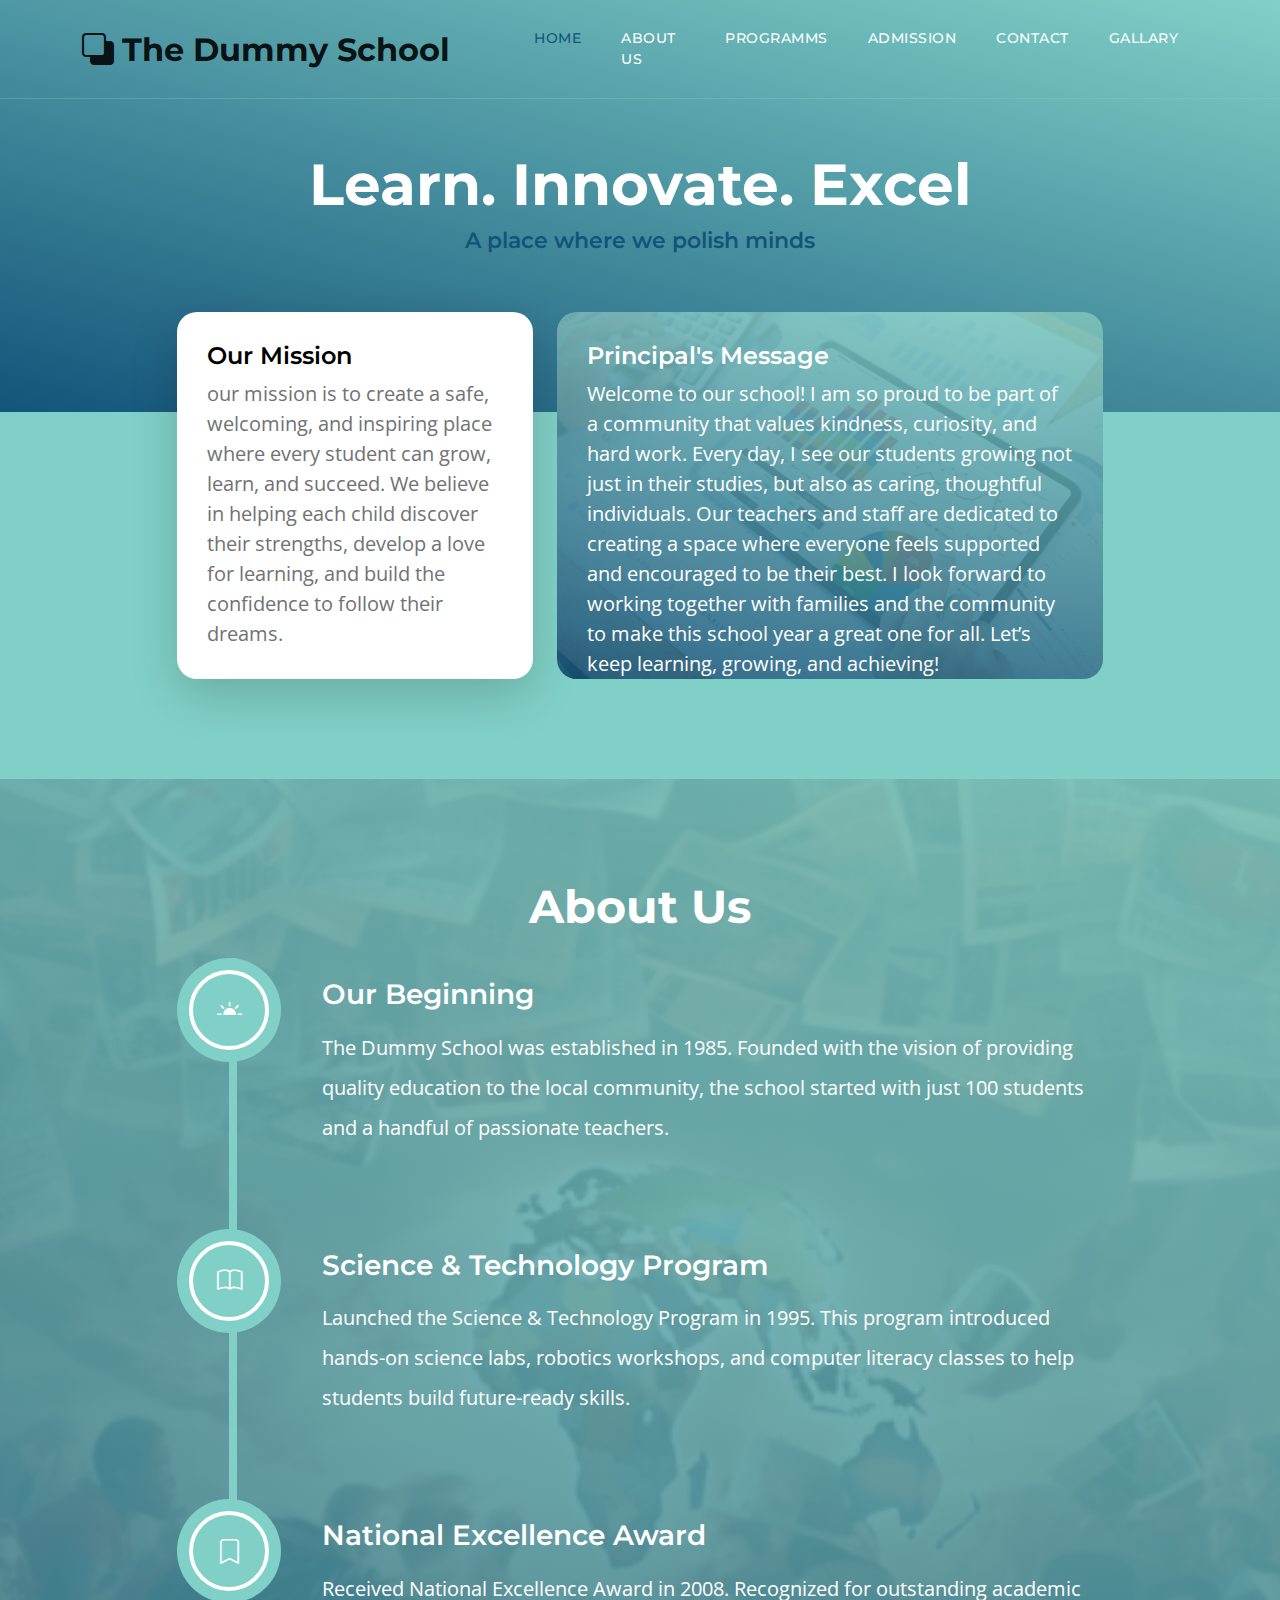
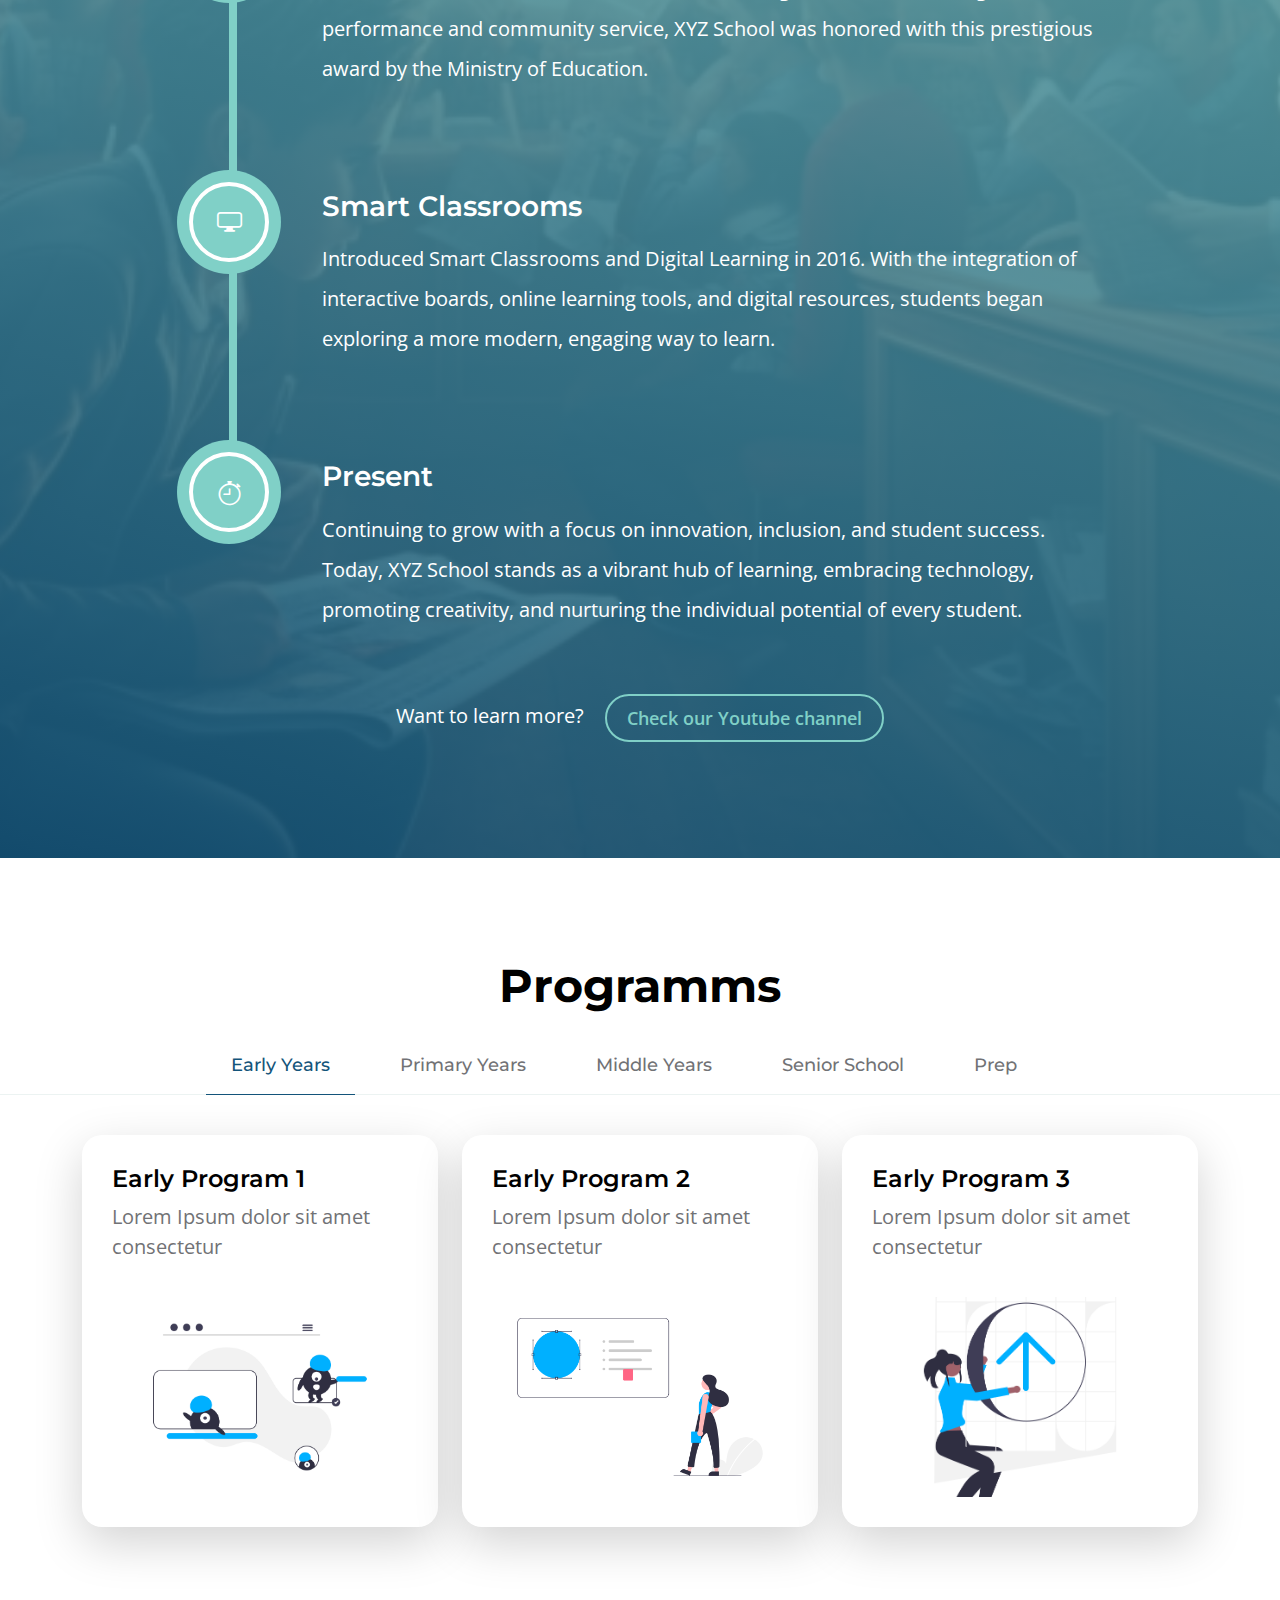
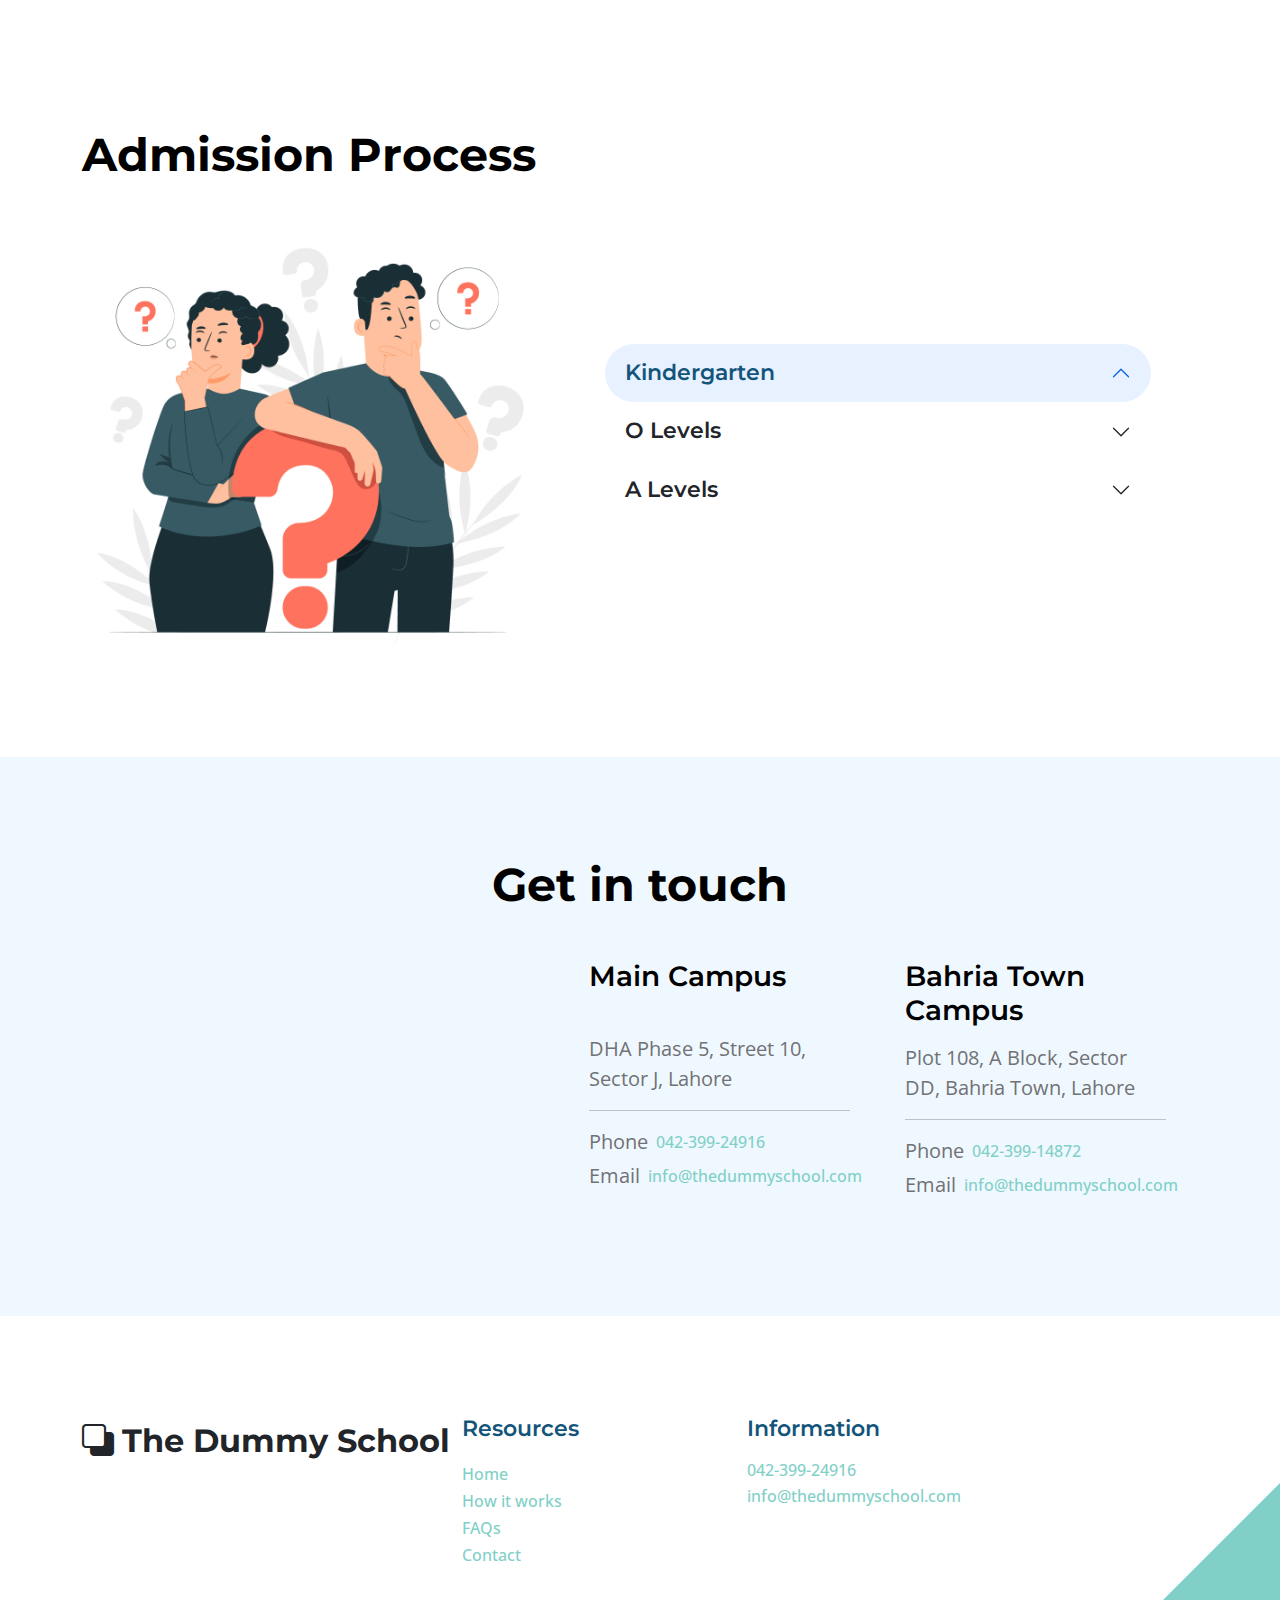
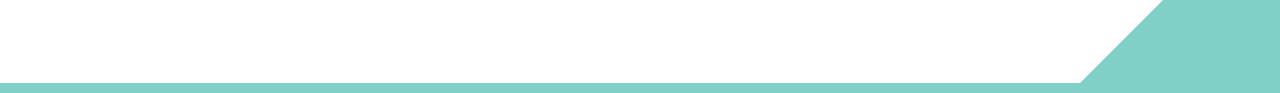
<file: Soberena/index.html>
<!doctype html>
<html lang="en">
    <head>
        <meta charset="utf-8">
        <meta name="viewport" content="width=device-width, initial-scale=1">

        <meta name="description" content="">
        <meta name="author" content="">

        <title>The Dummy School</title>
        <link type="image/png" sizes="16x16" rel="icon" href="images/favicon.png">

        <!-- CSS FILES -->        
        <link rel="preconnect" href="https://fonts.googleapis.com">
        
        <link rel="preconnect" href="https://fonts.gstatic.com" crossorigin>

        <link href="https://fonts.googleapis.com/css2?family=Montserrat:wght@500;600;700&family=Open+Sans&display=swap" rel="stylesheet">
                        
        <link href="css/bootstrap.min.css" rel="stylesheet">

        <link href="css/bootstrap-icons.css" rel="stylesheet">

        <link href="css/templatemo-topic-listing.css" rel="stylesheet">      

    </head>
    
    <body id="top">

        <main>

            <nav class="navbar navbar-expand-lg">
                <div class="container">
                    <a class="navbar-brand" href="index.html">
                        <i class="bi-back"></i>
                        <span>The Dummy School</span>
                    </a>
    
                    <button class="navbar-toggler" type="button" data-bs-toggle="collapse" data-bs-target="#navbarNav" aria-controls="navbarNav" aria-expanded="false" aria-label="Toggle navigation">
                        <span class="navbar-toggler-icon"></span>
                    </button>
    
                    <div class="collapse navbar-collapse" id="navbarNav">
                        <ul class="navbar-nav ms-lg-5 me-lg-auto">
                            <li class="nav-item">
                                <a class="nav-link click-scroll" href="#section_1">Home</a>
                            </li>

                            <li class="nav-item">
                                <a class="nav-link click-scroll" href="#section_2">About Us</a>
                            </li>

                            <!-- <li class="nav-item dropdown">
                                <a class="nav-link dropdown-toggle" href="#" id="navbarLightDropdownMenuLink" role="button" data-bs-toggle="dropdown" aria-expanded="false">Programms</a>

                                <ul class="dropdown-menu dropdown-menu-light" aria-labelledby="navbarLightDropdownMenuLink">
                                    <li><a class="dropdown-item" href="topics-listing.html">O Levels</a></li>

                                    <li><a class="dropdown-item" href="contact.html">A Levels</a></li>
                                </ul>
                            </li> -->

                            
                            <li class="nav-item">
                                <a class="nav-link click-scroll" href="#section_3">Programms</a>
                            </li>

                            <li class="nav-item">
                                <a class="nav-link click-scroll" href="#section_4">Admission</a>
                            </li>

                            <li class="nav-item">
                                <a class="nav-link click-scroll" href="#section_5">Contact</a>
                            </li>
    
                            <li class="nav-item">
                                <a class="nav-link click-scroll" href="#section_1">Gallary</a>
                            </li>
                        </ul>

                    </div>
                </div>
            </nav>
            

            <section class="hero-section d-flex justify-content-center align-items-center" id="section_1">
                <div class="container">
                    <div class="row">

                        <div class="col-lg-8 col-12 mx-auto">
                            <h1 class="text-white text-center">Learn. Innovate. Excel</h1>

                            <h6 class="text-center">A place where we polish minds</h6>

                        </div>

                    </div>
                </div>
            </section>


            <section class="featured-section">
                <div class="container">
                    <div class="row justify-content-center">

                        <div class="col-lg-4 col-12 mb-4 mb-lg-0">
                            <div class="custom-block bg-white shadow-lg">
                                <div class="d-flex">
                                    <div>
                                        <h5 class="mb-2">Our Mission</h5>

                                        <p class="mb-0">our mission is to create a safe, welcoming, and inspiring place where every student can grow, learn, and succeed. We believe in helping each child discover their strengths, develop a love for learning, and build the confidence to follow their dreams.</p>
                                    </div>

                                </div>
                            </div>
                        </div>

                        <div class="col-lg-6 col-12">
                            <div class="custom-block custom-block-overlay">
                                <div class="d-flex flex-column h-100">
                                    <img src="images/businesswoman-using-tablet-analysis.jpg" class="custom-block-image img-fluid" alt="">

                                    <div class="custom-block-overlay-text d-flex">
                                        <div>
                                            <h5 class="text-white mb-2">Principal's Message</h5>

                                            <p class="text-white">Welcome to our school! I am so proud to be part of a community that values kindness, curiosity, and hard work. Every day, I see our students growing not just in their studies, but also as caring, thoughtful individuals. Our teachers and staff are dedicated to creating a space where everyone feels supported and encouraged to be their best. I look forward to working together with families and the community to make this school year a great one for all. Let’s keep learning, growing, and achieving!</p>

                                        </div>

                                    </div>

                                    <div class="section-overlay"></div>
                                </div>
                            </div>
                        </div>

                    </div>
                </div>
            </section>

            <section class="timeline-section section-padding" id="section_2">
                <div class="section-overlay"></div>

                <div class="container">
                    <div class="row">

                        <div class="col-12 text-center">
                            <h2 class="text-white mb-4">About Us</h1>
                        </div>

                        <div class="col-lg-10 col-12 mx-auto">
                            <div class="timeline-container">
                                <ul class="vertical-scrollable-timeline" id="vertical-scrollable-timeline">
                                    <div class="list-progress">
                                        <div class="inner"></div>
                                    </div>

                                    <li>
                                        <h4 class="text-white mb-3">Our Beginning</h4>

                                        <p class="text-white">The Dummy School was established in 1985. Founded with the vision of providing quality education to the local community, the school started with just 100 students and a handful of passionate teachers.</p>

                                        <div class="icon-holder">
                                          <i class="bi-brightness-alt-high-fill"></i>
                                        </div>
                                    </li>
                                    
                                    <li>
                                        <h4 class="text-white mb-3">Science &amp; Technology Program</h4>

                                        <p class="text-white">Launched the Science & Technology Program in 1995. This program introduced hands-on science labs, robotics workshops, and computer literacy classes to help students build future-ready skills.</p>

                                        <div class="icon-holder">
                                          <i class="bi-book"></i>
                                        </div>
                                    </li>

                                    <li>
                                        <h4 class="text-white mb-3">National Excellence Award</h4>

                                        <p class="text-white">Received National Excellence Award in 2008. Recognized for outstanding academic performance and community service, XYZ School was honored with this prestigious award by the Ministry of Education.</p>

                                        <div class="icon-holder">
                                          <i class="bi-bookmark"></i>
                                        </div>
                                    </li>

                                    <li>
                                        <h4 class="text-white mb-3">Smart Classrooms</h4>

                                        <p class="text-white">Introduced Smart Classrooms and Digital Learning in 2016. With the integration of interactive boards, online learning tools, and digital resources, students began exploring a more modern, engaging way to learn.</p>

                                        <div class="icon-holder">
                                          <i class="bi-display"></i>
                                        </div>
                                    </li>

                                    <li>
                                        <h4 class="text-white mb-3">Present</h4>

                                        <p class="text-white">Continuing to grow with a focus on innovation, inclusion, and student success. Today, XYZ School stands as a vibrant hub of learning, embracing technology, promoting creativity, and nurturing the individual potential of every student.</p>

                                        <div class="icon-holder">
                                          <i class="bi-stopwatch"></i>
                                        </div>
                                    </li>
                                </ul>
                            </div>
                        </div>

                        <div class="col-12 text-center mt-5">
                            <p class="text-white">
                                Want to learn more?
                                <a href="#" class="btn custom-btn custom-border-btn ms-3">Check our Youtube channel</a>
                            </p>
                        </div>
                    </div>
                </div>
            </section>

            <section class="explore-section section-padding" id="section_3">
                <div class="container">

                        <div class="col-12 text-center">
                            <h2 class="mb-4">Programms</h1>
                        </div>

                    </div>
                </div>

                <div class="container-fluid">
                    <div class="row">
                        <ul class="nav nav-tabs" id="myTab" role="tablist">
                            <li class="nav-item" role="presentation">
                                <button class="nav-link active" id="design-tab" data-bs-toggle="tab" data-bs-target="#design-tab-pane" type="button" role="tab" aria-controls="design-tab-pane" aria-selected="true">Early Years</button>
                            </li>

                            <li class="nav-item" role="presentation">
                                <button class="nav-link" id="marketing-tab" data-bs-toggle="tab" data-bs-target="#marketing-tab-pane" type="button" role="tab" aria-controls="marketing-tab-pane" aria-selected="false">Primary Years</button>
                            </li>

                            <li class="nav-item" role="presentation">
                                <button class="nav-link" id="finance-tab" data-bs-toggle="tab" data-bs-target="#finance-tab-pane" type="button" role="tab" aria-controls="finance-tab-pane" aria-selected="false">Middle Years</button>
                            </li>

                            <li class="nav-item" role="presentation">
                                <button class="nav-link" id="music-tab" data-bs-toggle="tab" data-bs-target="#music-tab-pane" type="button" role="tab" aria-controls="music-tab-pane" aria-selected="false">Senior School</button>
                            </li>

                            <li class="nav-item" role="presentation">
                                <button class="nav-link" id="education-tab" data-bs-toggle="tab" data-bs-target="#education-tab-pane" type="button" role="tab" aria-controls="education-tab-pane" aria-selected="false">Prep</button>
                            </li>
                        </ul>
                    </div>
                </div>

                <div class="container">
                    <div class="row">

                        <div class="col-12">
                            <div class="tab-content" id="myTabContent">
                                <div class="tab-pane fade show active" id="design-tab-pane" role="tabpanel" aria-labelledby="design-tab" tabindex="0">
                                    <div class="row">
                                        <div class="col-lg-4 col-md-6 col-12 mb-4 mb-lg-0">
                                            <div class="custom-block bg-white shadow-lg">
                                                <a >
                                                    <div class="d-flex">
                                                        <div>
                                                            <h5 class="mb-2">Early Program 1</h5>

                                                            <p class="mb-0">Lorem Ipsum dolor sit amet consectetur</p>
                                                        </div>

                                                    </div>

                                                    <img src="images/topics/undraw_Remote_design_team_re_urdx.png" class="custom-block-image img-fluid" alt="">
                                                </a>
                                            </div>
                                        </div>

                                        <div class="col-lg-4 col-md-6 col-12 mb-4 mb-lg-0">
                                            <div class="custom-block bg-white shadow-lg">
                                                <a>
                                                    <div class="d-flex">
                                                        <div>
                                                            <h5 class="mb-2">Early Program 2</h5>

                                                                <p class="mb-0">Lorem Ipsum dolor sit amet consectetur</p>
                                                        </div>

                                                    </div>

                                                    <img src="images/topics/undraw_Redesign_feedback_re_jvm0.png" class="custom-block-image img-fluid" alt="">
                                                </a>
                                            </div>
                                        </div>

                                        <div class="col-lg-4 col-md-6 col-12">
                                            <div class="custom-block bg-white shadow-lg">
                                                <a>
                                                    <div class="d-flex">
                                                        <div>
                                                            <h5 class="mb-2">Early Program 3</h5>

                                                                <p class="mb-0">Lorem Ipsum dolor sit amet consectetur</p>
                                                        </div>

                                                    </div>

                                                    <img src="images/topics/colleagues-working-cozy-office-medium-shot.png" class="custom-block-image img-fluid" alt="">
                                                </a>
                                            </div>
                                        </div>
                                    </div>
                                </div>

                                <div class="tab-pane fade" id="marketing-tab-pane" role="tabpanel" aria-labelledby="marketing-tab" tabindex="0">
                                    <div class="row">
                                        <div class="col-lg-4 col-md-6 col-12 mb-4 mb-lg-0">
                                            <div class="custom-block bg-white shadow-lg">
                                                <a >
                                                    <div class="d-flex">
                                                        <div>
                                                            <h5 class="mb-2">Primary Program 1</h5>

                                                            <p class="mb-0">Lorem Ipsum dolor sit amet consectetur</p>
                                                        </div>

                                                    </div>

                                                    <img src="images/topics/undraw_Remote_design_team_re_urdx.png" class="custom-block-image img-fluid" alt="">
                                                </a>
                                            </div>
                                        </div>

                                        <div class="col-lg-4 col-md-6 col-12 mb-4 mb-lg-0">
                                            <div class="custom-block bg-white shadow-lg">
                                                <a>
                                                    <div class="d-flex">
                                                        <div>
                                                            <h5 class="mb-2">Primary Program 2</h5>

                                                                <p class="mb-0">Lorem Ipsum dolor sit amet consectetur</p>
                                                        </div>

                                                    </div>

                                                    <img src="images/topics/undraw_Redesign_feedback_re_jvm0.png" class="custom-block-image img-fluid" alt="">
                                                </a>
                                            </div>
                                        </div>

                                        <div class="col-lg-4 col-md-6 col-12">
                                            <div class="custom-block bg-white shadow-lg">
                                                <a>
                                                    <div class="d-flex">
                                                        <div>
                                                            <h5 class="mb-2">Primary Program 3</h5>

                                                                <p class="mb-0">Lorem Ipsum dolor sit amet consectetur</p>
                                                        </div>

                                                    </div>

                                                    <img src="images/topics/colleagues-working-cozy-office-medium-shot.png" class="custom-block-image img-fluid" alt="">
                                                </a>
                                            </div>
                                        </div>
                                    </div>
                                  </div>

                                <div class="tab-pane fade" id="finance-tab-pane" role="tabpanel" aria-labelledby="finance-tab" tabindex="0">   
                                    <div class="row">
                                        <div class="col-lg-4 col-md-6 col-12 mb-4 mb-lg-0">
                                            <div class="custom-block bg-white shadow-lg">
                                                <a >
                                                    <div class="d-flex">
                                                        <div>
                                                            <h5 class="mb-2">Middle Program 1</h5>

                                                            <p class="mb-0">Lorem Ipsum dolor sit amet consectetur</p>
                                                        </div>

                                                    </div>

                                                    <img src="images/topics/undraw_Remote_design_team_re_urdx.png" class="custom-block-image img-fluid" alt="">
                                                </a>
                                            </div>
                                        </div>

                                        <div class="col-lg-4 col-md-6 col-12 mb-4 mb-lg-0">
                                            <div class="custom-block bg-white shadow-lg">
                                                <a>
                                                    <div class="d-flex">
                                                        <div>
                                                            <h5 class="mb-2">Middle Program 2</h5>

                                                                <p class="mb-0">Lorem Ipsum dolor sit amet consectetur</p>
                                                        </div>

                                                    </div>

                                                    <img src="images/topics/undraw_Redesign_feedback_re_jvm0.png" class="custom-block-image img-fluid" alt="">
                                                </a>
                                            </div>
                                        </div>

                                        <div class="col-lg-4 col-md-6 col-12">
                                            <div class="custom-block bg-white shadow-lg">
                                                <a>
                                                    <div class="d-flex">
                                                        <div>
                                                            <h5 class="mb-2">Middle Program 3</h5>

                                                                <p class="mb-0">Lorem Ipsum dolor sit amet consectetur</p>
                                                        </div>

                                                    </div>

                                                    <img src="images/topics/colleagues-working-cozy-office-medium-shot.png" class="custom-block-image img-fluid" alt="">
                                                </a>
                                            </div>
                                        </div>
                                    </div>
                                </div>

                                <div class="tab-pane fade" id="music-tab-pane" role="tabpanel" aria-labelledby="music-tab" tabindex="0">
                                    <div class="row">
                                        <div class="col-lg-4 col-md-6 col-12 mb-4 mb-lg-3">
                                            <div class="custom-block bg-white shadow-lg">
                                                <a href="topics-detail.html">
                                                    <div class="d-flex">
                                                        <div>
                                                            <h5 class="mb-2">Composing Song</h5>

                                                            <p class="mb-0">Lorem Ipsum dolor sit amet consectetur</p>
                                                        </div>

                                                        <span class="badge bg-music rounded-pill ms-auto">45</span>
                                                    </div>

                                                    <img src="images/topics/undraw_Compose_music_re_wpiw.png" class="custom-block-image img-fluid" alt="">
                                                </a>
                                            </div>
                                        </div>

                                        <div class="col-lg-4 col-md-6 col-12 mb-4 mb-lg-3">
                                            <div class="custom-block bg-white shadow-lg">
                                                <a href="topics-detail.html">
                                                    <div class="d-flex">
                                                        <div>
                                                            <h5 class="mb-2">Online Music</h5>

                                                            <p class="mb-0">Lorem Ipsum dolor sit amet consectetur</p>
                                                        </div>

                                                        <span class="badge bg-music rounded-pill ms-auto">45</span>
                                                    </div>

                                                    <img src="images/topics/undraw_happy_music_g6wc.png" class="custom-block-image img-fluid" alt="">
                                                </a>
                                            </div>
                                        </div>

                                        <div class="col-lg-4 col-md-6 col-12">
                                            <div class="custom-block bg-white shadow-lg">
                                                <a href="topics-detail.html">
                                                    <div class="d-flex">
                                                        <div>
                                                            <h5 class="mb-2">Podcast</h5>

                                                            <p class="mb-0">Lorem Ipsum dolor sit amet consectetur</p>
                                                        </div>

                                                        <span class="badge bg-music rounded-pill ms-auto">20</span>
                                                    </div>

                                                    <img src="images/topics/undraw_Podcast_audience_re_4i5q.png" class="custom-block-image img-fluid" alt="">
                                                </a>
                                            </div>
                                        </div>
                                    </div>
                                </div>

                                <div class="tab-pane fade" id="education-tab-pane" role="tabpanel" aria-labelledby="education-tab" tabindex="0">
                                    <div class="row">
                                        <div class="col-lg-6 col-md-6 col-12 mb-4 mb-lg-3">
                                            <div class="custom-block bg-white shadow-lg">
                                                <a href="topics-detail.html">
                                                    <div class="d-flex">
                                                        <div>
                                                            <h5 class="mb-2">Graduation</h5>

                                                            <p class="mb-0">Lorem Ipsum dolor sit amet consectetur</p>
                                                        </div>

                                                        <span class="badge bg-education rounded-pill ms-auto">80</span>
                                                    </div>

                                                    <img src="images/topics/undraw_Graduation_re_gthn.png" class="custom-block-image img-fluid" alt="">
                                                </a>
                                            </div>
                                        </div>

                                        <div class="col-lg-6 col-md-6 col-12">
                                            <div class="custom-block bg-white shadow-lg">
                                                <a href="topics-detail.html">
                                                    <div class="d-flex">
                                                        <div>
                                                            <h5 class="mb-2">Educator</h5>

                                                            <p class="mb-0">Lorem Ipsum dolor sit amet consectetur</p>
                                                        </div>

                                                        <span class="badge bg-education rounded-pill ms-auto">75</span>
                                                    </div>

                                                    <img src="images/topics/undraw_Educator_re_ju47.png" class="custom-block-image img-fluid" alt="">
                                                </a>
                                            </div>
                                        </div>
                                    </div>
                                </div>
                            </div>

                    </div>
                </div>
            </section>





            <section class="faq-section section-padding" id="section_4">
                <div class="container">
                    <div class="row">

                        <div class="col-lg-6 col-12">
                            <h2 class="mb-4">Admission Process</h2>
                        </div>

                        <div class="clearfix"></div>

                        <div class="col-lg-5 col-12">
                            <img src="images/faq_graphic.jpg" class="img-fluid" alt="FAQs">
                        </div>

                        <div class="col-lg-6 col-12 m-auto">
                            <div class="accordion" id="accordionExample">
                                <div class="accordion-item">
                                    <h2 class="accordion-header" id="headingOne">
                                        <button class="accordion-button" type="button" data-bs-toggle="collapse" data-bs-target="#collapseOne" aria-expanded="true" aria-controls="collapseOne">
                                        Kindergarten
                                        </button>
                                    </h2>

                                    <div id="collapseOne" class="accordion-collapse collapse" aria-labelledby="headingOne" data-bs-parent="#accordionExample">
                                        <div class="accordion-body">
                                            To apply, we invite parents to complete our online application form, which can be found on <a style="cursor: pointer;"><strong>this link</strong></a>. Following the submission of the application, we will contact you to schedule a brief, informal meeting with one of our teachers. This allows us to get to know your child better and provides an opportunity for you to ask any questions you may have.
                                        </div>
                                    </div>
                                </div>

                                <div class="accordion-item">
                                    <h2 class="accordion-header" id="headingTwo">
                                        <button class="accordion-button collapsed" type="button" data-bs-toggle="collapse" data-bs-target="#collapseTwo" aria-expanded="false" aria-controls="collapseTwo">
                                        O Levels
                                    </button>
                                    </h2>

                                    <div id="collapseTwo" class="accordion-collapse collapse" aria-labelledby="headingTwo" data-bs-parent="#accordionExample">
                                        <div class="accordion-body">
                                            To begin the application process for <strong>O Levels</strong>, we request prospective students to fill out the detailed online application form available <a style="cursor: pointer;"><strong>here</strong></a>. Once the application is received, candidates will be invited to sit for an entrance examination covering <strong>English</strong>, <strong>Mathematics</strong>, and <strong>General Science</strong>. Successful candidates will then proceed to an interview with our academic panel, providing an opportunity to discuss their academic goals and aspirations. We are eager to welcome dedicated and ambitious students to our <strong>O Level</strong> cohort!
                                        </div>
                                    </div>
                                </div>

                                <div class="accordion-item">
                                    <h2 class="accordion-header" id="headingThree">
                                        <button class="accordion-button collapsed" type="button" data-bs-toggle="collapse" data-bs-target="#collapseThree" aria-expanded="false" aria-controls="collapseThree">
                                        A Levels
                                    </button>
                                    </h2>

                                    <div id="collapseThree" class="accordion-collapse collapse" aria-labelledby="headingThree" data-bs-parent="#accordionExample">
                                        <div class="accordion-body">
                                            Our admission process for <strong>A Levels</strong> is designed to identify students with strong academic potential and a passion for in-depth learning. Applicants are required to submit a comprehensive online application, including their <strong>O Level</strong> (or equivalent) results, which can be accessed <a style="cursor: pointer;"><strong>here</strong></a>. Shortlisted candidates will then be invited to participate in an entrance test, focusing on subjects relevant to their chosen A Level specialization (e.g., <strong>Mathematics</strong>, <strong>Sciences</strong>, <strong>Humanities</strong>). Following the test, successful candidates will proceed to an interview, where their academic interests, goals, and suitability for the program will be assessed. We look forward to welcoming motivated and focused students to our A Level program.
                                        </div>
                                    </div>
                                </div>
                            </div>
                        </div>

                    </div>
                </div>
            </section>


            <section class="contact-section section-padding section-bg" id="section_5">
                <div class="container">
                    <div class="row">

                        <div class="col-lg-12 col-12 text-center">
                            <h2 class="mb-5">Get in touch</h2>
                        </div>

                        <div class="col-lg-5 col-12 mb-4 mb-lg-0">
                            <iframe class="google-map" src="https://www.google.com/maps/embed?pb=!1m18!1m12!1m3!1d792.5961687803888!2d74.42184827870754!3d31.46121280897211!2m3!1f0!2f0!3f0!3m2!1i1024!2i768!4f13.1!3m3!1m2!1s0x3919089762605963%3A0x690abc1dfc084a6e!2sSector%20J%20Phase%205%20D.H.A%2C%20Lahore!5e1!3m2!1sen!2s!4v1745400417538!5m2!1sen!2s" width="100%" height="250" style="border:0;" allowfullscreen="" loading="lazy" referrerpolicy="no-referrer-when-downgrade"></iframe>
                        </div>

                        <div class="col-lg-3 col-md-6 col-12 mb-3 mb-lg- mb-md-0 ms-auto">
                            <h4 class="mb-3">Main Campus</h4>
                            <br>
                            <p>DHA Phase 5, Street 10, Sector J, Lahore</p>

                            <hr>

                            <p class="d-flex align-items-center mb-1">
                                <span class="me-2">Phone</span>

                                <a href="tel: 042-399-2491" class="site-footer-link">
                                    042-399-24916
                                </a>
                            </p>

                            <p class="d-flex align-items-center">
                                <span class="me-2">Email</span>

                                <a href="mailto:info@thedummyschool.com" class="site-footer-link">
                                    info@thedummyschool.com
                                </a>
                            </p>
                        </div>

                        <div class="col-lg-3 col-md-6 col-12 mx-auto">
                            <h4 class="mb-3">Bahria Town Campus</h4>

                            <p>Plot 108, A Block, Sector DD, Bahria Town, Lahore</p>

                            <hr>

                            <p class="d-flex align-items-center mb-1">
                                <span class="me-2">Phone</span>

                                <a href="tel: 042-399-14872" class="site-footer-link">
                                    042-399-14872
                                </a>
                            </p>

                            <p class="d-flex align-items-center">
                                <span class="me-2">Email</span>

                                <a href="mailto:info@thedummyschool.com" class="site-footer-link">
                                    info@thedummyschool.com
                                </a>
                            </p>
                        </div>

                    </div>
                </div>
            </section>
        </main>

<footer class="site-footer section-padding">
            <div class="container">
                <div class="row">

                    <div class="col-lg-4 col-12 mb-4 pb-2">
                        <a class="navbar-brand mb-2" href="index.html">
                            <i class="bi-back"></i>
                            <span>The Dummy School</span>
                        </a>
                    </div>

                    <div class="col-lg-3 col-md-4 col-6">
                        <h6 class="site-footer-title mb-3">Resources</h6>

                        <ul class="site-footer-links">
                            <li class="site-footer-link-item">
                                <a href="#" class="site-footer-link">Home</a>
                            </li>

                            <li class="site-footer-link-item">
                                <a href="#" class="site-footer-link">How it works</a>
                            </li>

                            <li class="site-footer-link-item">
                                <a href="#" class="site-footer-link">FAQs</a>
                            </li>

                            <li class="site-footer-link-item">
                                <a href="#" class="site-footer-link">Contact</a>
                            </li>
                        </ul>
                    </div>

                    <div class="col-lg-3 col-md-4 col-6 mb-4 mb-lg-0">
                        <h6 class="site-footer-title mb-3">Information</h6>

                        <p class="text-white d-flex mb-1">
                            <a href="tel: 042-399-24916" class="site-footer-link">
                                042-399-24916
                            </a>
                        </p>

                        <p class="text-white d-flex">
                            <a href="mailto:info@company.com" class="site-footer-link">
                                info@thedummyschool.com
                            </a>
                        </p>
                    </div>

                   

                </div>
            </div>
        </footer>


        <!-- JAVASCRIPT FILES -->
        <script src="js/jquery.min.js"></script>
        <script src="js/bootstrap.bundle.min.js"></script>
        <script src="js/jquery.sticky.js"></script>
        <script src="js/click-scroll.js"></script>
        <script src="js/custom.js"></script>

    </body>
</html>
</file>
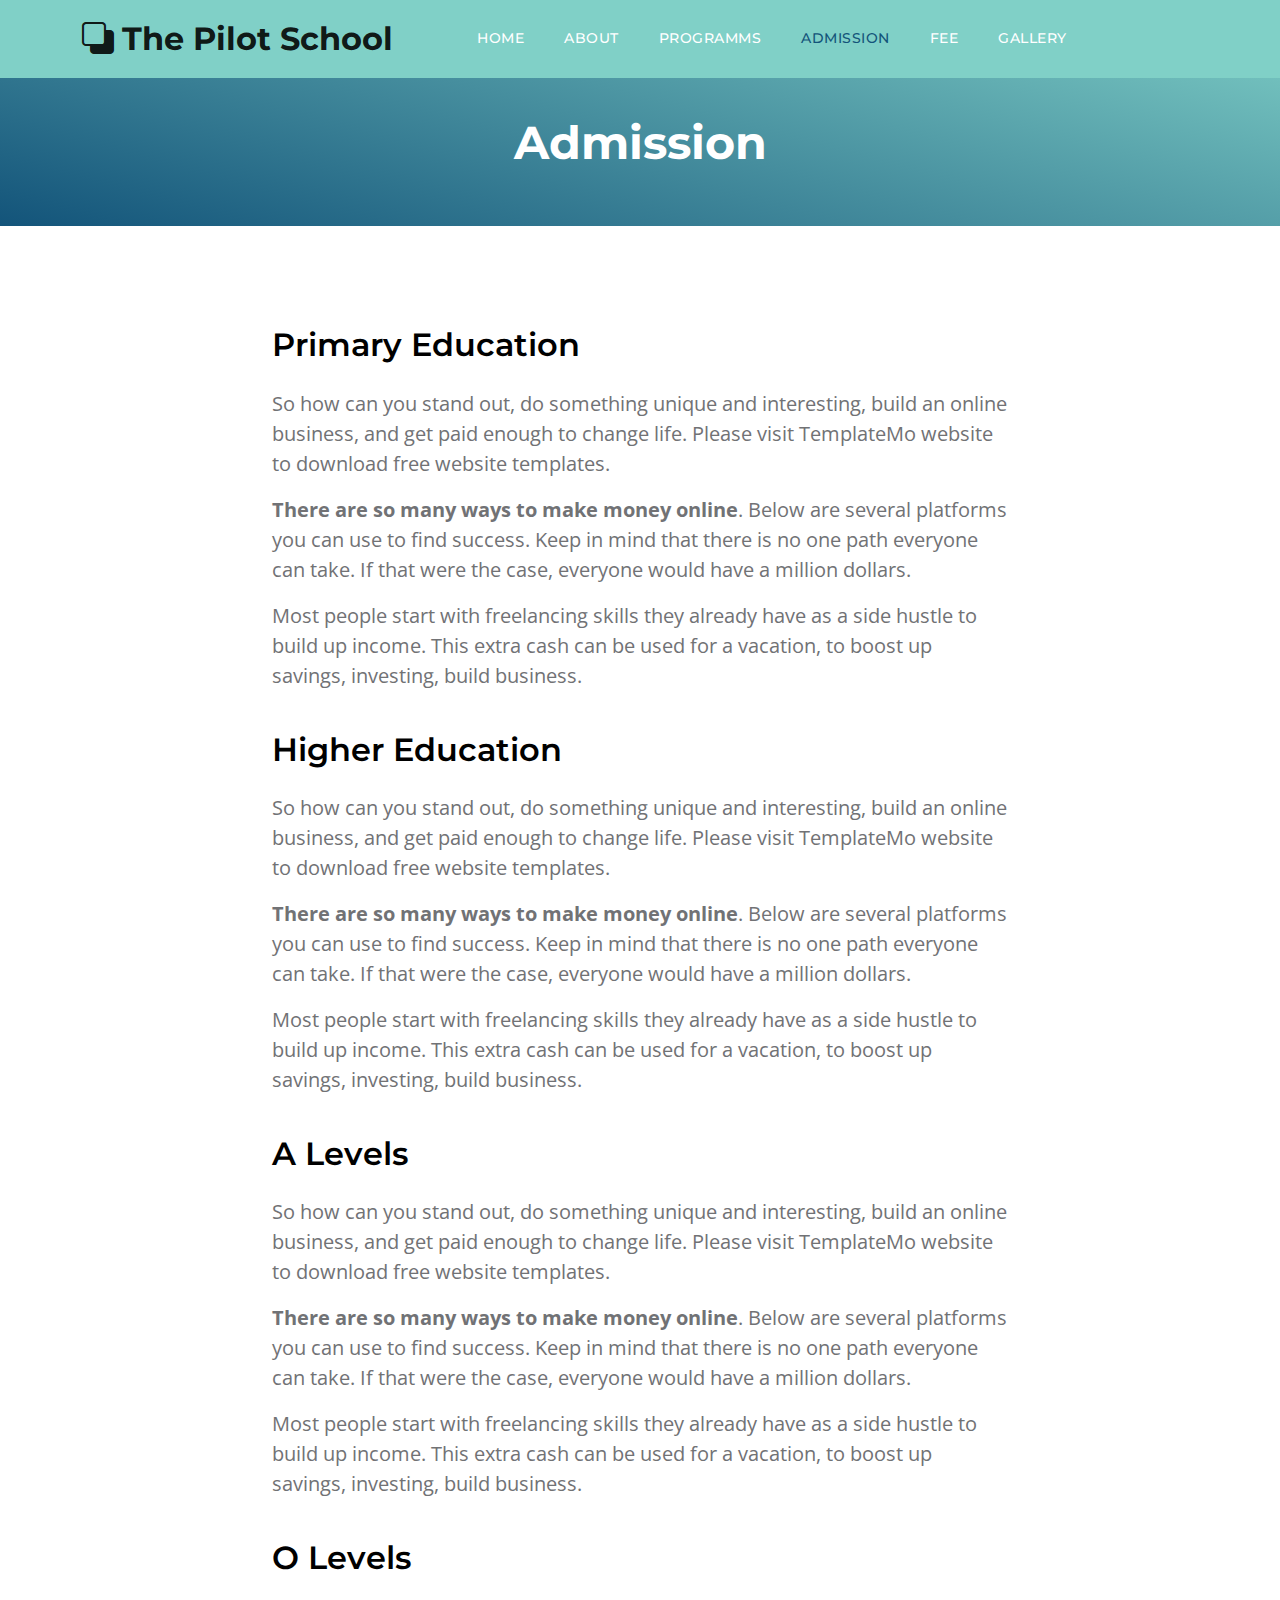
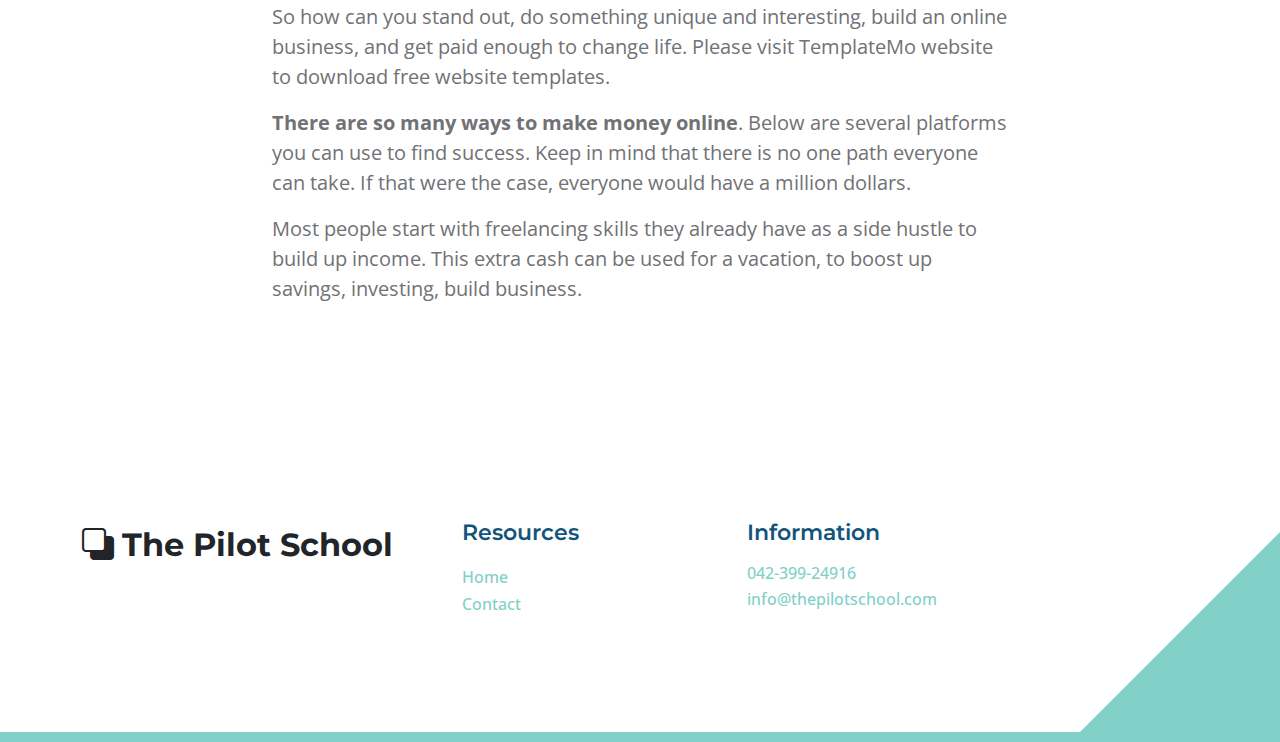
<file: admission.html>
<!doctype html>
<html lang="en">
    <head>
        <meta charset="utf-8">
        <meta name="viewport" content="width=device-width, initial-scale=1">

        <meta name="description" content="">
        <meta name="author" content="">

        <title>The Pilot School</title>
        <link type="image/png" sizes="16x16" rel="icon" href="images/favicon.png">

        <!-- CSS FILES -->        
        <link rel="preconnect" href="https://fonts.googleapis.com">
        
        <link rel="preconnect" href="https://fonts.gstatic.com" crossorigin>

        <link href="https://fonts.googleapis.com/css2?family=Montserrat:wght@500;600;700&family=Open+Sans&display=swap" rel="stylesheet">
                        
        <link href="css/bootstrap.min.css" rel="stylesheet">

        <link href="css/bootstrap-icons.css" rel="stylesheet">

        <link href="css/templatemo-topic-listing.css" rel="stylesheet">      

    </head>
    
    <body id="top">

        <main>

            <nav class="navbar navbar-expand-lg">
                <div class="container">
                    <a class="navbar-brand" href="index.html">
                        <i class="bi-back"></i>
                        <span>The Pilot School</span>
                    </a>
    
                    <button class="navbar-toggler" type="button" data-bs-toggle="collapse" data-bs-target="#navbarNav" aria-controls="navbarNav" aria-expanded="false" aria-label="Toggle navigation">
                        <span class="navbar-toggler-icon"></span>
                    </button>
    
                    <div class="collapse navbar-collapse" id="navbarNav">
                        <ul class="navbar-nav ms-lg-5 me-lg-auto">
                            <li class="nav-item">
                                <a class="nav-link click-scroll" href="index.html">Home</a>
                            </li>

                            <li class="nav-item">
                                <a class="nav-link click-scroll" href="index.html#section_2">About</a>
                            </li>

                            <!-- <li class="nav-item dropdown">
                                <a class="nav-link dropdown-toggle" href="#" id="navbarLightDropdownMenuLink" role="button" data-bs-toggle="dropdown" aria-expanded="false">Programms</a>

                                <ul class="dropdown-menu dropdown-menu-light" aria-labelledby="navbarLightDropdownMenuLink">
                                    <li><a class="dropdown-item" href="topics-listing.html">O Levels</a></li>

                                    <li><a class="dropdown-item" href="contact.html">A Levels</a></li>
                                </ul>
                            </li> -->

                            
                            <li class="nav-item">
                                <a class="nav-link click-scroll" href="programms.html">Programms</a>
                            </li>

                            <li class="nav-item">
                                <a class="nav-link click-scroll active" href="#">Admission</a>
                            </li>

                            <li class="nav-item">
                                <a class="nav-link click-scroll" href="fee.html">Fee</a>
                            </li>
    
                            <li class="nav-item">
                                <a class="nav-link click-scroll" href="gallery.html">Gallery</a>
                            </li>
                        </ul>

                    </div>
                </div>
            </nav>
            <header class="site-header d-flex flex-column justify-content-center align-items-center">
                <div class="container">
                    <div class="row justify-content-center align-items-center">

                        <div class="col-lg col-12 mb-5 text-center">
                            <h2 class="text-white">Admission</h2>
                        </div>

                    </div>
                </div>
            </header>
                       
            <section class="topics-detail-section section-padding" id="topics-detail">
                <div class="container">
                    <div class="row">

                        <div class="col-lg-8 col-12 m-auto">
                            <h3 class="mb-4">Primary Education</h3>

                            <p>So how can you stand out, do something unique and interesting, build an online business, and get paid enough to change life. Please visit TemplateMo website to download free website templates.</p>

                            <p><strong>There are so many ways to make money online</strong>. Below are several platforms you can use to find success. Keep in mind that there is no one path everyone can take. If that were the case, everyone would have a million dollars.</p>



                            <p>Most people start with freelancing skills they already have as a side hustle to build up income. This extra cash can be used for a vacation, to boost up savings, investing, build business.</p>
                        </div>

                    </div>
                    <br>
                    <div class="row">

                        <div class="col-lg-8 col-12 m-auto">
                            <h3 class="mb-4">Higher Education</h3>

                            <p>So how can you stand out, do something unique and interesting, build an online business, and get paid enough to change life. Please visit TemplateMo website to download free website templates.</p>

                            <p><strong>There are so many ways to make money online</strong>. Below are several platforms you can use to find success. Keep in mind that there is no one path everyone can take. If that were the case, everyone would have a million dollars.</p>



                            <p>Most people start with freelancing skills they already have as a side hustle to build up income. This extra cash can be used for a vacation, to boost up savings, investing, build business.</p>
                        </div>

                    </div>

                    <br>
                    <div class="row">

                        <div class="col-lg-8 col-12 m-auto">
                            <h3 class="mb-4">A Levels</h3>

                            <p>So how can you stand out, do something unique and interesting, build an online business, and get paid enough to change life. Please visit TemplateMo website to download free website templates.</p>

                            <p><strong>There are so many ways to make money online</strong>. Below are several platforms you can use to find success. Keep in mind that there is no one path everyone can take. If that were the case, everyone would have a million dollars.</p>



                            <p>Most people start with freelancing skills they already have as a side hustle to build up income. This extra cash can be used for a vacation, to boost up savings, investing, build business.</p>
                        </div>

                    </div>

                    <br>
                    <div class="row">

                        <div class="col-lg-8 col-12 m-auto">
                            <h3 class="mb-4">O Levels</h3>

                            <p>So how can you stand out, do something unique and interesting, build an online business, and get paid enough to change life. Please visit TemplateMo website to download free website templates.</p>

                            <p><strong>There are so many ways to make money online</strong>. Below are several platforms you can use to find success. Keep in mind that there is no one path everyone can take. If that were the case, everyone would have a million dollars.</p>



                            <p>Most people start with freelancing skills they already have as a side hustle to build up income. This extra cash can be used for a vacation, to boost up savings, investing, build business.</p>
                        </div>

                    </div>
                </div>
            </section>

        </main>

<footer class="site-footer section-padding">
            <div class="container">
                <div class="row">

                    <div class="col-lg-4 col-12 mb-4 pb-2">
                        <a class="navbar-brand mb-2" href="index.html">
                            <i class="bi-back"></i>
                            <span>The Pilot School</span>
                        </a>
                    </div>

                    <div class="col-lg-3 col-md-4 col-6">
                        <h6 class="site-footer-title mb-3">Resources</h6>

                        <ul class="site-footer-links">
                            <li class="site-footer-link-item">
                                <a href="index.html" class="site-footer-link">Home</a>
                            </li>

                            <li class="site-footer-link-item">
                                <a href="index.html#section_5" class="site-footer-link">Contact</a>
                            </li>
                        </ul>
                    </div>

                    <div class="col-lg-3 col-md-4 col-6 mb-4 mb-lg-0">
                        <h6 class="site-footer-title mb-3">Information</h6>

                        <p class="text-white d-flex mb-1">
                            <a href="tel: 042-399-24916" class="site-footer-link">
                                042-399-24916
                            </a>
                        </p>

                        <p class="text-white d-flex">
                            <a href="mailto:info@thepilotschool.com" class="site-footer-link">
                                info@thepilotschool.com
                            </a>
                        </p>
                    </div>

                   

                </div>
            </div>
        </footer>


        <!-- JAVASCRIPT FILES -->
        <script src="js/jquery.min.js"></script>
        <script src="js/bootstrap.bundle.min.js"></script>
        <script src="js/jquery.sticky.js"></script>
        <!-- <script src="js/click-scroll.js"></script> -->
        <script src="js/custom.js"></script>

    </body>
</html>
</file>
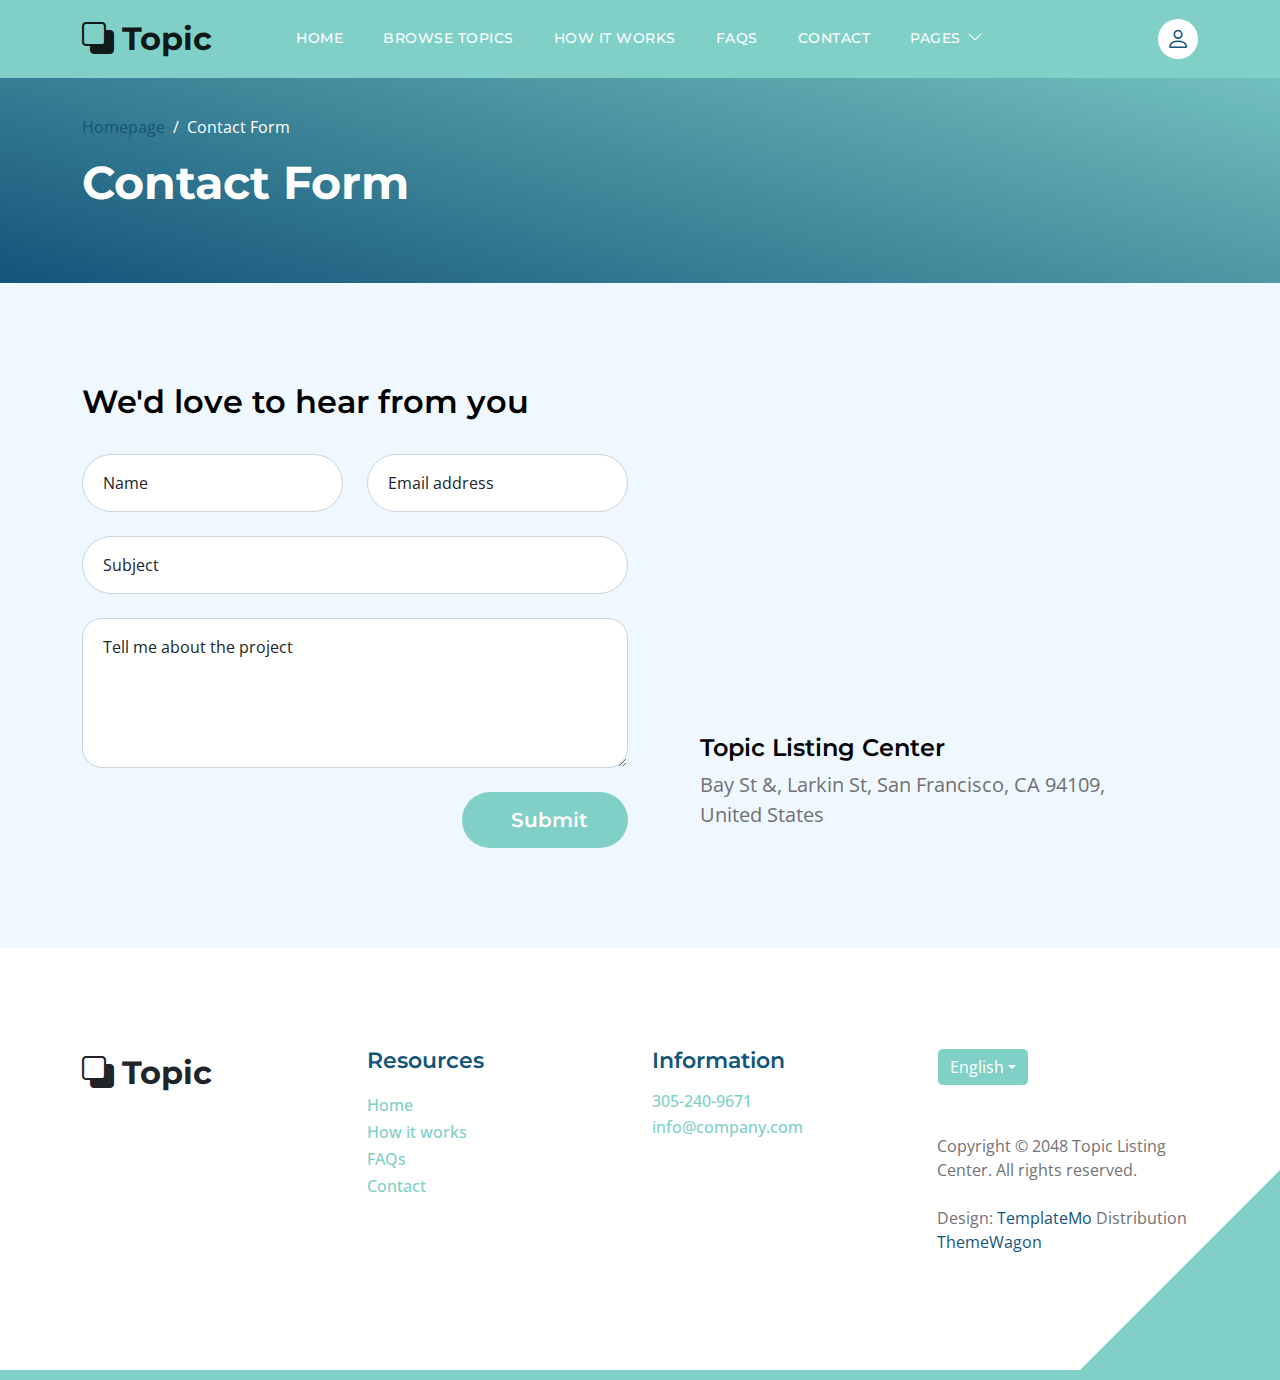
<file: contact.html>
<!doctype html>
<html lang="en">
    <head>
        <meta charset="utf-8">
        <meta name="viewport" content="width=device-width, initial-scale=1">

        <meta name="description" content="">
        <meta name="author" content="">

        <title>Topic Listing Contact Page</title>

        <!-- CSS FILES -->        
        <link rel="preconnect" href="https://fonts.googleapis.com">
        
        <link rel="preconnect" href="https://fonts.gstatic.com" crossorigin>

        <link href="https://fonts.googleapis.com/css2?family=Montserrat:wght@500;600;700&family=Open+Sans&display=swap" rel="stylesheet">
                        
        <link href="css/bootstrap.min.css" rel="stylesheet">

        <link href="css/bootstrap-icons.css" rel="stylesheet">

        <link href="css/templatemo-topic-listing.css" rel="stylesheet">
<!--

TemplateMo 590 topic listing

https://templatemo.com/tm-590-topic-listing

-->
    </head>
    
    <body class="topics-listing-page" id="top">

        <main>

            <nav class="navbar navbar-expand-lg">
                <div class="container">
                    <a class="navbar-brand" href="index.html">
                        <i class="bi-back"></i>
                        <span>Topic</span>
                    </a>

                    <div class="d-lg-none ms-auto me-4">
                        <a href="#top" class="navbar-icon bi-person smoothscroll"></a>
                    </div>
    
                    <button class="navbar-toggler" type="button" data-bs-toggle="collapse" data-bs-target="#navbarNav" aria-controls="navbarNav" aria-expanded="false" aria-label="Toggle navigation">
                        <span class="navbar-toggler-icon"></span>
                    </button>
    
                    <div class="collapse navbar-collapse" id="navbarNav">
                        <ul class="navbar-nav ms-lg-5 me-lg-auto">
                            <li class="nav-item">
                                <a class="nav-link click-scroll" href="index.html#section_1">Home</a>
                            </li>

                            <li class="nav-item">
                                <a class="nav-link click-scroll" href="index.html#section_2">Browse Topics</a>
                            </li>
    
                            <li class="nav-item">
                                <a class="nav-link click-scroll" href="index.html#section_3">How it works</a>
                            </li>

                            <li class="nav-item">
                                <a class="nav-link click-scroll" href="index.html#section_4">FAQs</a>
                            </li>
    
                            <li class="nav-item">
                                <a class="nav-link click-scroll" href="index.html#section_5">Contact</a>
                            </li>

                            <li class="nav-item dropdown">
                                <a class="nav-link dropdown-toggle" href="#section_5" id="navbarLightDropdownMenuLink" role="button" data-bs-toggle="dropdown" aria-expanded="false">Pages</a>

                                <ul class="dropdown-menu dropdown-menu-light" aria-labelledby="navbarLightDropdownMenuLink">
                                    <li><a class="dropdown-item" href="topics-listing.html">Topics Listing</a></li>

                                    <li><a class="dropdown-item active" href="contact.html">Contact Form</a></li>
                                </ul>
                            </li>
                        </ul>

                        <div class="d-none d-lg-block">
                            <a href="#top" class="navbar-icon bi-person smoothscroll"></a>
                        </div>
                    </div>
                </div>
            </nav>


            <header class="site-header d-flex flex-column justify-content-center align-items-center">
                <div class="container">
                    <div class="row align-items-center">

                        <div class="col-lg-5 col-12">
                            <nav aria-label="breadcrumb">
                                <ol class="breadcrumb">
                                    <li class="breadcrumb-item"><a href="index.html">Homepage</a></li>

                                    <li class="breadcrumb-item active" aria-current="page">Contact Form</li>
                                </ol>
                            </nav>

                            <h2 class="text-white">Contact Form</h2>
                        </div>

                    </div>
                </div>
            </header>


            <section class="section-padding section-bg">
                <div class="container">
                    <div class="row">

                        <div class="col-lg-12 col-12">
                            <h3 class="mb-4 pb-2">We'd love to hear from you</h3>
                        </div>

                        <div class="col-lg-6 col-12">
                            <form action="#" method="post" class="custom-form contact-form" role="form">
                                <div class="row">
                                    <div class="col-lg-6 col-md-6 col-12">
                                        <div class="form-floating">
                                            <input type="text" name="name" id="name" class="form-control" placeholder="Name" required="">
                                            
                                            <label for="floatingInput">Name</label>
                                        </div>
                                    </div>

                                    <div class="col-lg-6 col-md-6 col-12"> 
                                        <div class="form-floating">
                                            <input type="email" name="email" id="email" pattern="[^ @]*@[^ @]*" class="form-control" placeholder="Email address" required="">
                                            
                                            <label for="floatingInput">Email address</label>
                                        </div>
                                    </div>

                                    <div class="col-lg-12 col-12">
                                        <div class="form-floating">
                                            <input type="text" name="subject" id="name" class="form-control" placeholder="Name" required="">
                                            
                                            <label for="floatingInput">Subject</label>
                                        </div>

                                        <div class="form-floating">
                                            <textarea class="form-control" id="message" name="message" placeholder="Tell me about the project"></textarea>
                                            
                                            <label for="floatingTextarea">Tell me about the project</label>
                                        </div>
                                    </div>

                                    <div class="col-lg-4 col-12 ms-auto">
                                        <button type="submit" class="form-control">Submit</button>
                                    </div>

                                </div>
                            </form>
                        </div>

                        <div class="col-lg-5 col-12 mx-auto mt-5 mt-lg-0">
                            <iframe class="google-map" src="https://www.google.com/maps/embed?pb=!1m18!1m12!1m3!1d2595.065641062665!2d-122.4230416990949!3d37.80335401520422!2m3!1f0!2f0!3f0!3m2!1i1024!2i768!4f13.1!3m3!1m2!1s0x80858127459fabad%3A0x808ba520e5e9edb7!2sFrancisco%20Park!5e1!3m2!1sen!2sth!4v1684340239744!5m2!1sen!2sth" width="100%" height="250" style="border:0;" allowfullscreen="" loading="lazy" referrerpolicy="no-referrer-when-downgrade"></iframe>

                            <h5 class="mt-4 mb-2">Topic Listing Center</h5>

                            <p>Bay St &amp;, Larkin St, San Francisco, CA 94109, United States</p>
                        </div>

                    </div>
                </div>
            </section>
        </main>

        <footer class="site-footer section-padding">
            <div class="container">
                <div class="row">

                    <div class="col-lg-3 col-12 mb-4 pb-2">
                        <a class="navbar-brand mb-2" href="index.html">
                            <i class="bi-back"></i>
                            <span>Topic</span>
                        </a>
                    </div>

                    <div class="col-lg-3 col-md-4 col-6">
                        <h6 class="site-footer-title mb-3">Resources</h6>

                        <ul class="site-footer-links">
                            <li class="site-footer-link-item">
                                <a href="#" class="site-footer-link">Home</a>
                            </li>

                            <li class="site-footer-link-item">
                                <a href="#" class="site-footer-link">How it works</a>
                            </li>

                            <li class="site-footer-link-item">
                                <a href="#" class="site-footer-link">FAQs</a>
                            </li>

                            <li class="site-footer-link-item">
                                <a href="#" class="site-footer-link">Contact</a>
                            </li>
                        </ul>
                    </div>

                    <div class="col-lg-3 col-md-4 col-6 mb-4 mb-lg-0">
                        <h6 class="site-footer-title mb-3">Information</h6>

                        <p class="text-white d-flex mb-1">
                            <a href="tel: 305-240-9671" class="site-footer-link">
                                305-240-9671
                            </a>
                        </p>

                        <p class="text-white d-flex">
                            <a href="mailto:info@company.com" class="site-footer-link">
                                info@company.com
                            </a>
                        </p>
                    </div>

                    <div class="col-lg-3 col-md-4 col-12 mt-4 mt-lg-0 ms-auto">
                        <div class="dropdown">
                            <button class="btn btn-secondary dropdown-toggle" type="button" data-bs-toggle="dropdown" aria-expanded="false">
                            English</button>

                            <ul class="dropdown-menu">
                                <li><button class="dropdown-item" type="button">Thai</button></li>

                                <li><button class="dropdown-item" type="button">Myanmar</button></li>

                                <li><button class="dropdown-item" type="button">Arabic</button></li>
                            </ul>
                        </div>

                        <p class="copyright-text mt-lg-5 mt-4">Copyright © 2048 Topic Listing Center. All rights reserved.
                        <br><br>Design: <a rel="nofollow" href="https://templatemo.com" target="_blank">TemplateMo</a> Distribution <a href="https://themewagon.com">ThemeWagon</a></p>
                        
                    </div>

                </div>
            </div>
        </footer>

        <!-- JAVASCRIPT FILES -->
        <script src="js/jquery.min.js"></script>
        <script src="js/bootstrap.bundle.min.js"></script>
        <script src="js/jquery.sticky.js"></script>
        <script src="js/custom.js"></script>

    </body>
</html>
</file>
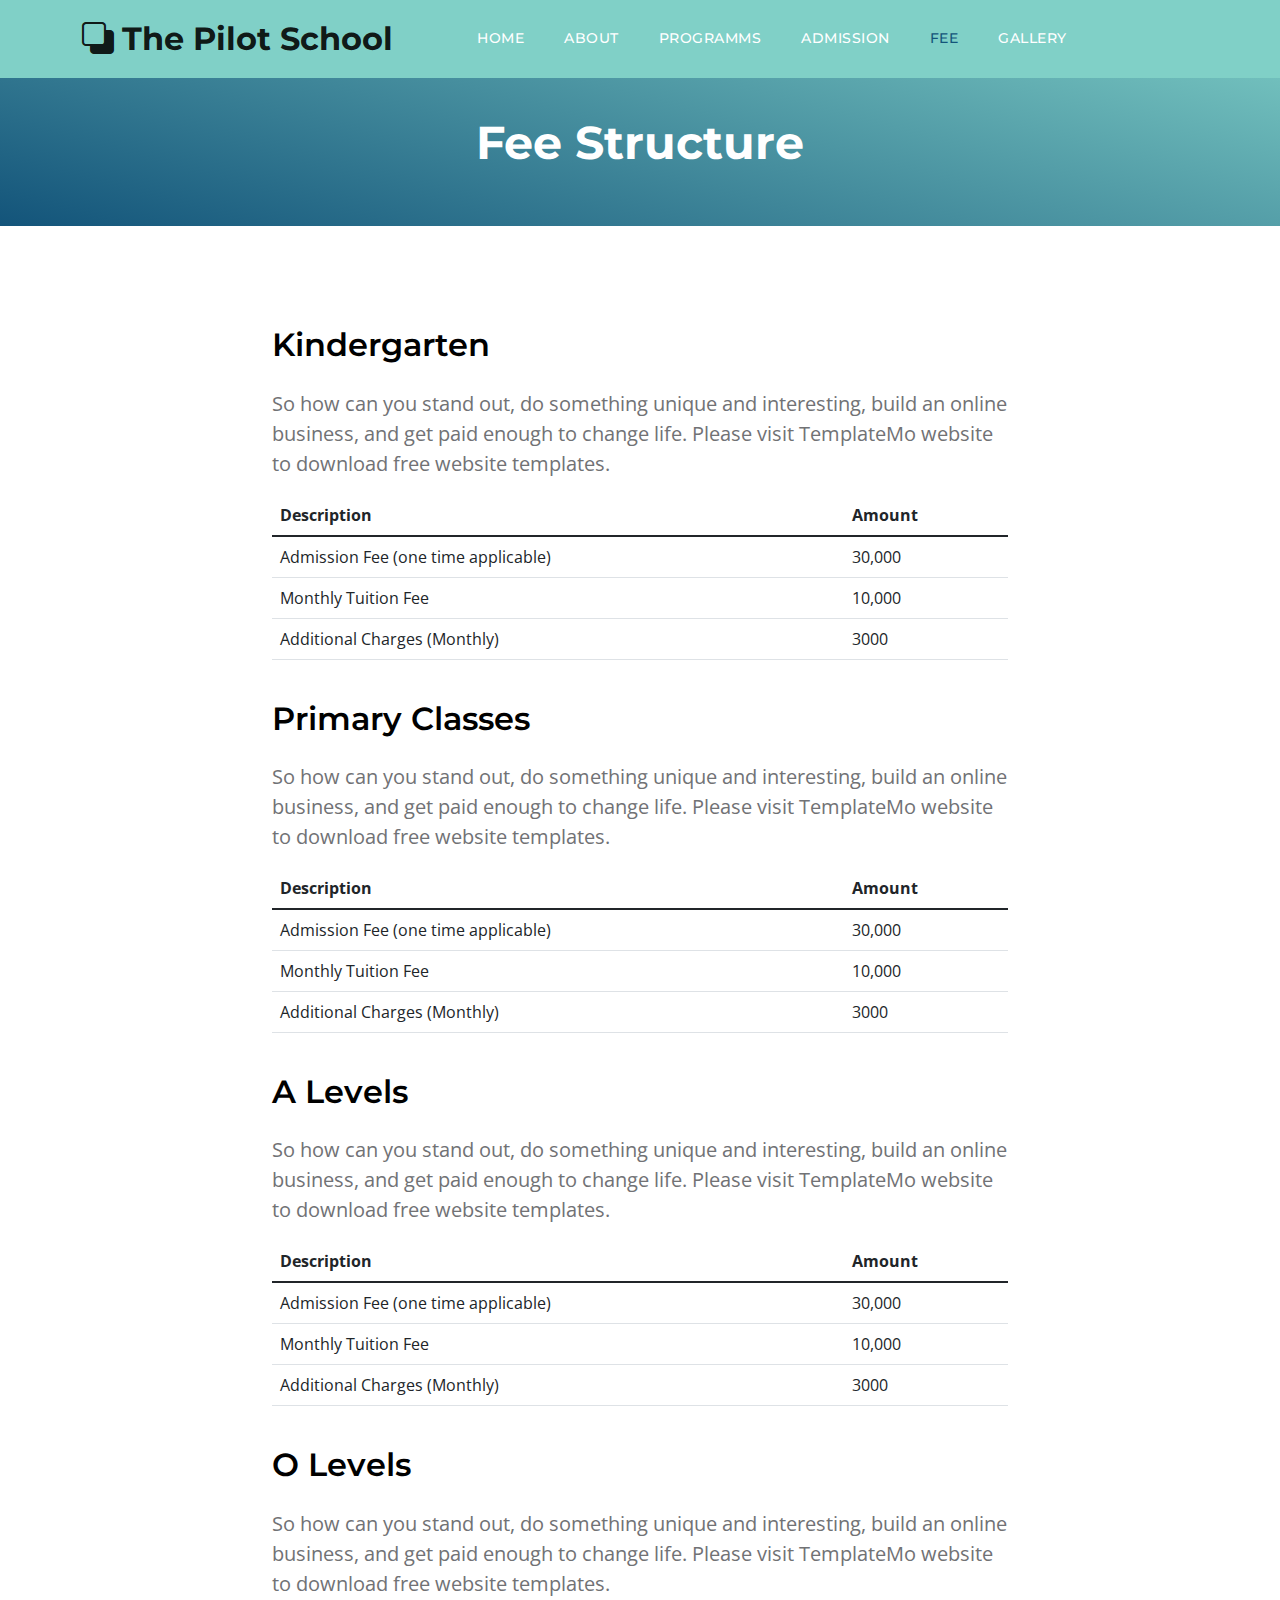
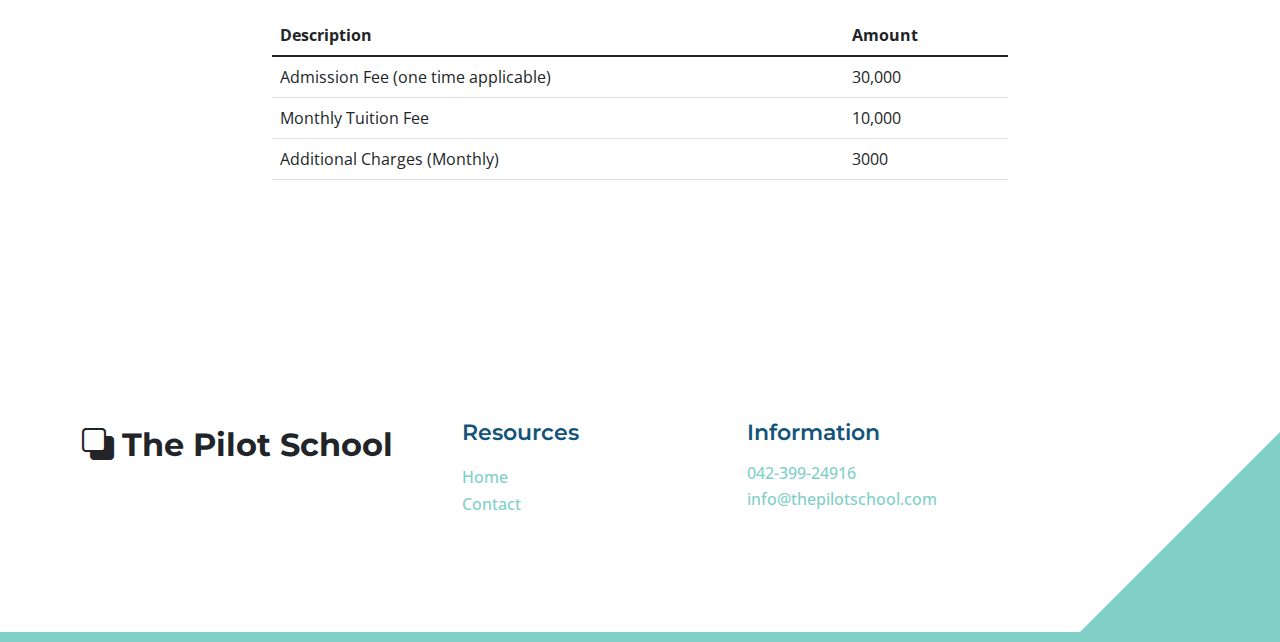
<file: fee.html>
<!doctype html>
<html lang="en">
    <head>
        <meta charset="utf-8">
        <meta name="viewport" content="width=device-width, initial-scale=1">

        <meta name="description" content="">
        <meta name="author" content="">

        <title>The Pilot School</title>
        <link type="image/png" sizes="16x16" rel="icon" href="images/favicon.png">

        <!-- CSS FILES -->        
        <link rel="preconnect" href="https://fonts.googleapis.com">
        
        <link rel="preconnect" href="https://fonts.gstatic.com" crossorigin>

        <link href="https://fonts.googleapis.com/css2?family=Montserrat:wght@500;600;700&family=Open+Sans&display=swap" rel="stylesheet">
                        
        <link href="css/bootstrap.min.css" rel="stylesheet">

        <link href="css/bootstrap-icons.css" rel="stylesheet">

        <link href="css/templatemo-topic-listing.css" rel="stylesheet">      

    </head>
    
    <body id="top">

        <main>

            <nav class="navbar navbar-expand-lg">
                <div class="container">
                    <a class="navbar-brand" href="index.html">
                        <i class="bi-back"></i>
                        <span>The Pilot School</span>
                    </a>
    
                    <button class="navbar-toggler" type="button" data-bs-toggle="collapse" data-bs-target="#navbarNav" aria-controls="navbarNav" aria-expanded="false" aria-label="Toggle navigation">
                        <span class="navbar-toggler-icon"></span>
                    </button>
    
                    <div class="collapse navbar-collapse" id="navbarNav">
                        <ul class="navbar-nav ms-lg-5 me-lg-auto">
                            <li class="nav-item">
                                <a class="nav-link click-scroll" href="index.html">Home</a>
                            </li>

                            <li class="nav-item">
                                <a class="nav-link click-scroll" href="index.html#section_2">About</a>
                            </li>

                            <!-- <li class="nav-item dropdown">
                                <a class="nav-link dropdown-toggle" href="#" id="navbarLightDropdownMenuLink" role="button" data-bs-toggle="dropdown" aria-expanded="false">Programms</a>

                                <ul class="dropdown-menu dropdown-menu-light" aria-labelledby="navbarLightDropdownMenuLink">
                                    <li><a class="dropdown-item" href="topics-listing.html">O Levels</a></li>

                                    <li><a class="dropdown-item" href="contact.html">A Levels</a></li>
                                </ul>
                            </li> -->

                            
                            <li class="nav-item">
                                <a class="nav-link click-scroll" href="programms.html">Programms</a>
                            </li>

                            <li class="nav-item">
                                <a class="nav-link click-scroll" href="admission.html">Admission</a>
                            </li>

                            <li class="nav-item">
                                <a class="nav-link click-scroll active" href="#">Fee</a>
                            </li>
    
                            <li class="nav-item">
                                <a class="nav-link click-scroll" href="gallery.html">Gallery</a>
                            </li>
                        </ul>

                    </div>
                </div>
            </nav>
            <header class="site-header d-flex flex-column justify-content-center align-items-center">
                <div class="container">
                    <div class="row justify-content-center align-items-center">

                        <div class="col-lg col-12 mb-5 text-center">
                            <h2 class="text-white">Fee Structure</h2>
                        </div>

                    </div>
                </div>
            </header>
                       
            <section class="topics-detail-section section-padding" id="topics-detail">
                <div class="container">
                    <div class="row">

                        <div class="col-lg-8 col-12 m-auto">
                            <h3 class="mb-4">Kindergarten</h3>

                            <p>So how can you stand out, do something unique and interesting, build an online business, and get paid enough to change life. Please visit TemplateMo website to download free website templates.</p>
                            
                            <table class="table">
                                <thead>
                                  <tr>
                                    <th scope="col">Description</th>
                                    <th scope="col">Amount</th>
                                  </tr>
                                </thead>
                                <tbody class="table-group-divider">
                                  <tr>
                                    <td>Admission Fee (one time applicable)</td>
                                    <td>30,000</td>
                                  </tr>
                                  <tr>
                                    <td>Monthly Tuition Fee</td>
                                    <td>10,000</td>
                                  </tr>
                                  <tr>
                                    <td>Additional Charges (Monthly)</td>
                                    <td>3000</td>
                                  </tr>
                                </tbody>
                              </table>
                        </div>
                    </div>

                    <br>

                    <div class="row">

                        <div class="col-lg-8 col-12 m-auto">
                            <h3 class="mb-4">Primary Classes</h3>

                            <p>So how can you stand out, do something unique and interesting, build an online business, and get paid enough to change life. Please visit TemplateMo website to download free website templates.</p>

                            <table class="table">
                                <thead>
                                  <tr>
                                    <th scope="col">Description</th>
                                    <th scope="col">Amount</th>
                                  </tr>
                                </thead>
                                <tbody class="table-group-divider">
                                  <tr>
                                    <td>Admission Fee (one time applicable)</td>
                                    <td>30,000</td>
                                  </tr>
                                  <tr>
                                    <td>Monthly Tuition Fee</td>
                                    <td>10,000</td>
                                  </tr>
                                  <tr>
                                    <td>Additional Charges (Monthly)</td>
                                    <td>3000</td>
                                  </tr>
                                </tbody>
                              </table>
                        </div>
                    </div>

                    <br>

                    <div class="row">

                        <div class="col-lg-8 col-12 m-auto">
                            <h3 class="mb-4">A Levels</h3>

                            <p>So how can you stand out, do something unique and interesting, build an online business, and get paid enough to change life. Please visit TemplateMo website to download free website templates.</p>
                            
                            <table class="table">
                                <thead>
                                  <tr>
                                    <th scope="col">Description</th>
                                    <th scope="col">Amount</th>
                                  </tr>
                                </thead>
                                <tbody class="table-group-divider">
                                  <tr>
                                    <td>Admission Fee (one time applicable)</td>
                                    <td>30,000</td>
                                  </tr>
                                  <tr>
                                    <td>Monthly Tuition Fee</td>
                                    <td>10,000</td>
                                  </tr>
                                  <tr>
                                    <td>Additional Charges (Monthly)</td>
                                    <td>3000</td>
                                  </tr>
                                </tbody>
                              </table>
                        </div>
                    </div>

                    <br>

                    <div class="row">

                        <div class="col-lg-8 col-12 m-auto">
                            <h3 class="mb-4">O Levels</h3>

                            <p>So how can you stand out, do something unique and interesting, build an online business, and get paid enough to change life. Please visit TemplateMo website to download free website templates.</p>
                            
                            <table class="table">
                                <thead>
                                  <tr>
                                    <th scope="col">Description</th>
                                    <th scope="col">Amount</th>
                                  </tr>
                                </thead>
                                <tbody class="table-group-divider">
                                  <tr>
                                    <td>Admission Fee (one time applicable)</td>
                                    <td>30,000</td>
                                  </tr>
                                  <tr>
                                    <td>Monthly Tuition Fee</td>
                                    <td>10,000</td>
                                  </tr>
                                  <tr>
                                    <td>Additional Charges (Monthly)</td>
                                    <td>3000</td>
                                  </tr>
                                </tbody>
                              </table>
                        </div>
                    </div>
                    <br>
                </div>
            </section>

        </main>

<footer class="site-footer section-padding">
            <div class="container">
                <div class="row">

                    <div class="col-lg-4 col-12 mb-4 pb-2">
                        <a class="navbar-brand mb-2" href="index.html">
                            <i class="bi-back"></i>
                            <span>The Pilot School</span>
                        </a>
                    </div>

                    <div class="col-lg-3 col-md-4 col-6">
                        <h6 class="site-footer-title mb-3">Resources</h6>

                        <ul class="site-footer-links">
                            <li class="site-footer-link-item">
                                <a href="index.html" class="site-footer-link">Home</a>
                            </li>

                            <li class="site-footer-link-item">
                                <a href="index.html#section_5" class="site-footer-link">Contact</a>
                            </li>
                        </ul>
                    </div>

                    <div class="col-lg-3 col-md-4 col-6 mb-4 mb-lg-0">
                        <h6 class="site-footer-title mb-3">Information</h6>

                        <p class="text-white d-flex mb-1">
                            <a href="tel: 042-399-24916" class="site-footer-link">
                                042-399-24916
                            </a>
                        </p>

                        <p class="text-white d-flex">
                            <a href="mailto:info@thepilotschool.com" class="site-footer-link">
                                info@thepilotschool.com
                            </a>
                        </p>
                    </div>

                   

                </div>
            </div>
        </footer>


        <!-- JAVASCRIPT FILES -->
        <script src="js/jquery.min.js"></script>
        <script src="js/bootstrap.bundle.min.js"></script>
        <script src="js/jquery.sticky.js"></script>
        <!-- <script src="js/click-scroll.js"></script> -->
        <script src="js/custom.js"></script>

    </body>
</html>
</file>
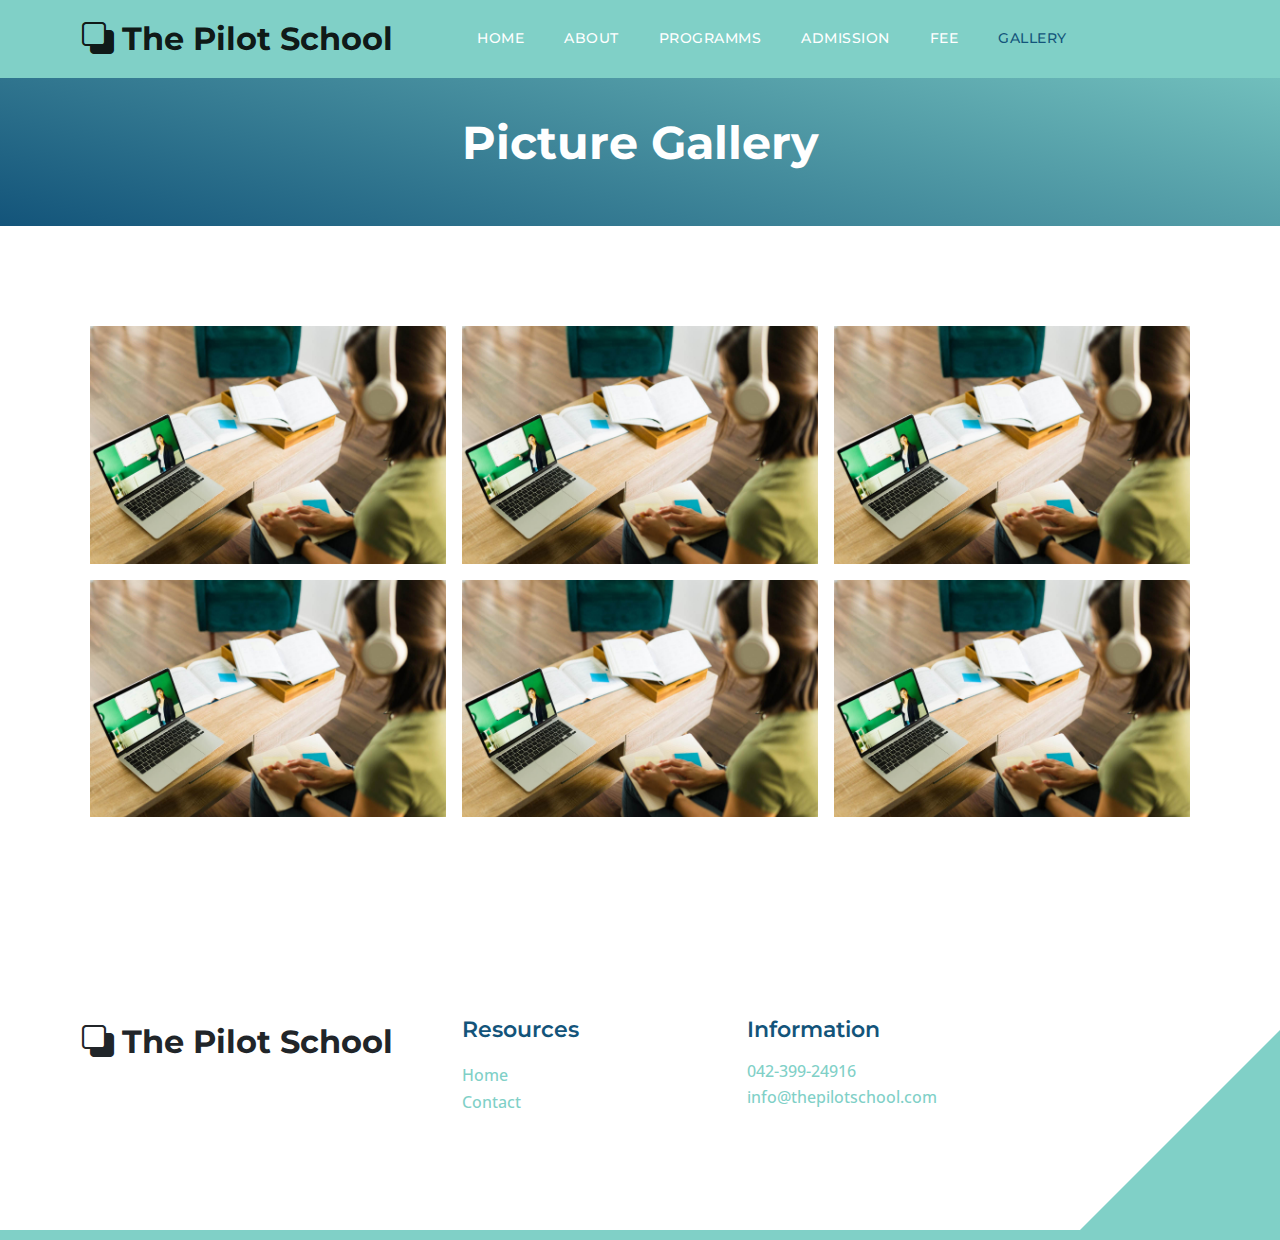
<file: gallery.html>
<!doctype html>
<html lang="en">
    <head>
        <meta charset="utf-8">
        <meta name="viewport" content="width=device-width, initial-scale=1">

        <meta name="description" content="">
        <meta name="author" content="">

        <title>The Pilot School</title>
        <link type="image/png" sizes="16x16" rel="icon" href="images/favicon.png">

        <!-- CSS FILES -->        
        <link rel="preconnect" href="https://fonts.googleapis.com">
        
        <link rel="preconnect" href="https://fonts.gstatic.com" crossorigin>

        <link href="https://fonts.googleapis.com/css2?family=Montserrat:wght@500;600;700&family=Open+Sans&display=swap" rel="stylesheet">
                        
        <link href="css/bootstrap.min.css" rel="stylesheet">

        <link href="css/bootstrap-icons.css" rel="stylesheet">

        <link href="css/templatemo-topic-listing.css" rel="stylesheet">      

    </head>
    
    <body id="top">

        <main>

            <nav class="navbar navbar-expand-lg">
                <div class="container">
                    <a class="navbar-brand" href="index.html">
                        <i class="bi-back"></i>
                        <span>The Pilot School</span>
                    </a>
    
                    <button class="navbar-toggler" type="button" data-bs-toggle="collapse" data-bs-target="#navbarNav" aria-controls="navbarNav" aria-expanded="false" aria-label="Toggle navigation">
                        <span class="navbar-toggler-icon"></span>
                    </button>
    
                    <div class="collapse navbar-collapse" id="navbarNav">
                        <ul class="navbar-nav ms-lg-5 me-lg-auto">
                            <li class="nav-item">
                                <a class="nav-link click-scroll" href="index.html">Home</a>
                            </li>

                            <li class="nav-item">
                                <a class="nav-link click-scroll" href="index.html#section_2">About</a>
                            </li>

                            <!-- <li class="nav-item dropdown">
                                <a class="nav-link dropdown-toggle" href="#" id="navbarLightDropdownMenuLink" role="button" data-bs-toggle="dropdown" aria-expanded="false">Programms</a>

                                <ul class="dropdown-menu dropdown-menu-light" aria-labelledby="navbarLightDropdownMenuLink">
                                    <li><a class="dropdown-item" href="topics-listing.html">O Levels</a></li>

                                    <li><a class="dropdown-item" href="contact.html">A Levels</a></li>
                                </ul>
                            </li> -->

                            
                            <li class="nav-item">
                                <a class="nav-link click-scroll" href="programms.html">Programms</a>
                            </li>

                            <li class="nav-item">
                                <a class="nav-link click-scroll" href="admission.html">Admission</a>
                            </li>

                            <li class="nav-item">
                                <a class="nav-link click-scroll" href="fee.html">Fee</a>
                            </li>
    
                            <li class="nav-item">
                                <a class="nav-link click-scroll active" href="#">Gallery</a>
                            </li>
                        </ul>

                    </div>
                </div>
            </nav>
            <header class="site-header d-flex flex-column justify-content-center align-items-center">
                <div class="container">
                    <div class="row justify-content-center align-items-center">

                        <div class="col-lg col-12 mb-5 text-center">
                            <h2 class="text-white">Picture Gallery</h2>
                        </div>

                    </div>
                </div>
            </header>
                       
            <section class="topics-detail-section section-padding" id="topics-detail">
                <div class="container">                    
                    <div class="row row justify-content-center align-items-center mx-0" id="">
                        <div class="col-lg-4 col-md-12 mb-4 mb-lg-0 px-2  ">
                            <a class="lg-item" data-lg-size="1600-1067"
                                data-src="images/rear-view-young-college-student.jpg">
                                <img src="images/rear-view-young-college-student.jpg"
                                    class="w-100 shadow-1-strong mb-3" alt="Boat on Calm Water" />
                            </a>
                            <a class="lg-item" data-lg-size="1600-2400"
                                data-src="images/rear-view-young-college-student.jpg">
                                <img src="images/rear-view-young-college-student.jpg"
                                    class="w-100 shadow-1-strong " alt="Wintry Mountain Landscape" />
                            </a>
                            
                        </div>
                        <div class="col-lg-4 col-md-12 mb-4 mb-lg-0 px-2  ">
                            <a class="lg-item" data-lg-size="1600-1067"
                                data-src="images/rear-view-young-college-student.jpg">
                                <img src="images/rear-view-young-college-student.jpg"
                                    class="w-100 shadow-1-strong mb-3" alt="Boat on Calm Water" />
                            </a>
                            <a class="lg-item" data-lg-size="1600-2400"
                                data-src="images/rear-view-young-college-student.jpg">
                                <img src="images/rear-view-young-college-student.jpg"
                                    class="w-100 shadow-1-strong " alt="Wintry Mountain Landscape" />
                            </a>
                            
                        </div>
                        <div class="col-lg-4 mb-4 mb-lg-0 px-2">
                            <a class="lg-item" data-lg-size="1600-2398"
                                data-src="images/rear-view-young-college-student.jpg">
                                <img src="images/rear-view-young-college-student.jpg"
                                    class="w-100 shadow-1-strong mb-3" alt="Mountains in the Clouds" />
                            </a>
                            <a class="lg-item" data-lg-size="1600-1065"
                                data-src="images/rear-view-young-college-student.jpg">
                                <img src="images/rear-view-young-college-student.jpg"
                                    class=" w-100 shadow-1-strong" alt="Boat on Calm Water" />
                            </a>
                        </div>
                    </div>

                </div>
            </section>

        </main>

<footer class="site-footer section-padding">
            <div class="container">
                <div class="row">

                    <div class="col-lg-4 col-12 mb-4 pb-2">
                        <a class="navbar-brand mb-2" href="index.html">
                            <i class="bi-back"></i>
                            <span>The Pilot School</span>
                        </a>
                    </div>

                    <div class="col-lg-3 col-md-4 col-6">
                        <h6 class="site-footer-title mb-3">Resources</h6>

                        <ul class="site-footer-links">
                            <li class="site-footer-link-item">
                                <a href="index.html" class="site-footer-link">Home</a>
                            </li>

                            <li class="site-footer-link-item">
                                <a href="index.html#section_5" class="site-footer-link">Contact</a>
                            </li>
                        </ul>
                    </div>

                    <div class="col-lg-3 col-md-4 col-6 mb-4 mb-lg-0">
                        <h6 class="site-footer-title mb-3">Information</h6>

                        <p class="text-white d-flex mb-1">
                            <a href="tel: 042-399-24916" class="site-footer-link">
                                042-399-24916
                            </a>
                        </p>

                        <p class="text-white d-flex">
                            <a href="mailto:info@thepilotschool.com" class="site-footer-link">
                                info@thepilotschool.com
                            </a>
                        </p>
                    </div>

                   

                </div>
            </div>
        </footer>


        <!-- JAVASCRIPT FILES -->
        <script src="js/jquery.min.js"></script>
        <script src="js/bootstrap.bundle.min.js"></script>
        <script src="js/jquery.sticky.js"></script>
        <!-- <script src="js/click-scroll.js"></script> -->
        <script src="js/custom.js"></script>
    </body>
</html>
</file>
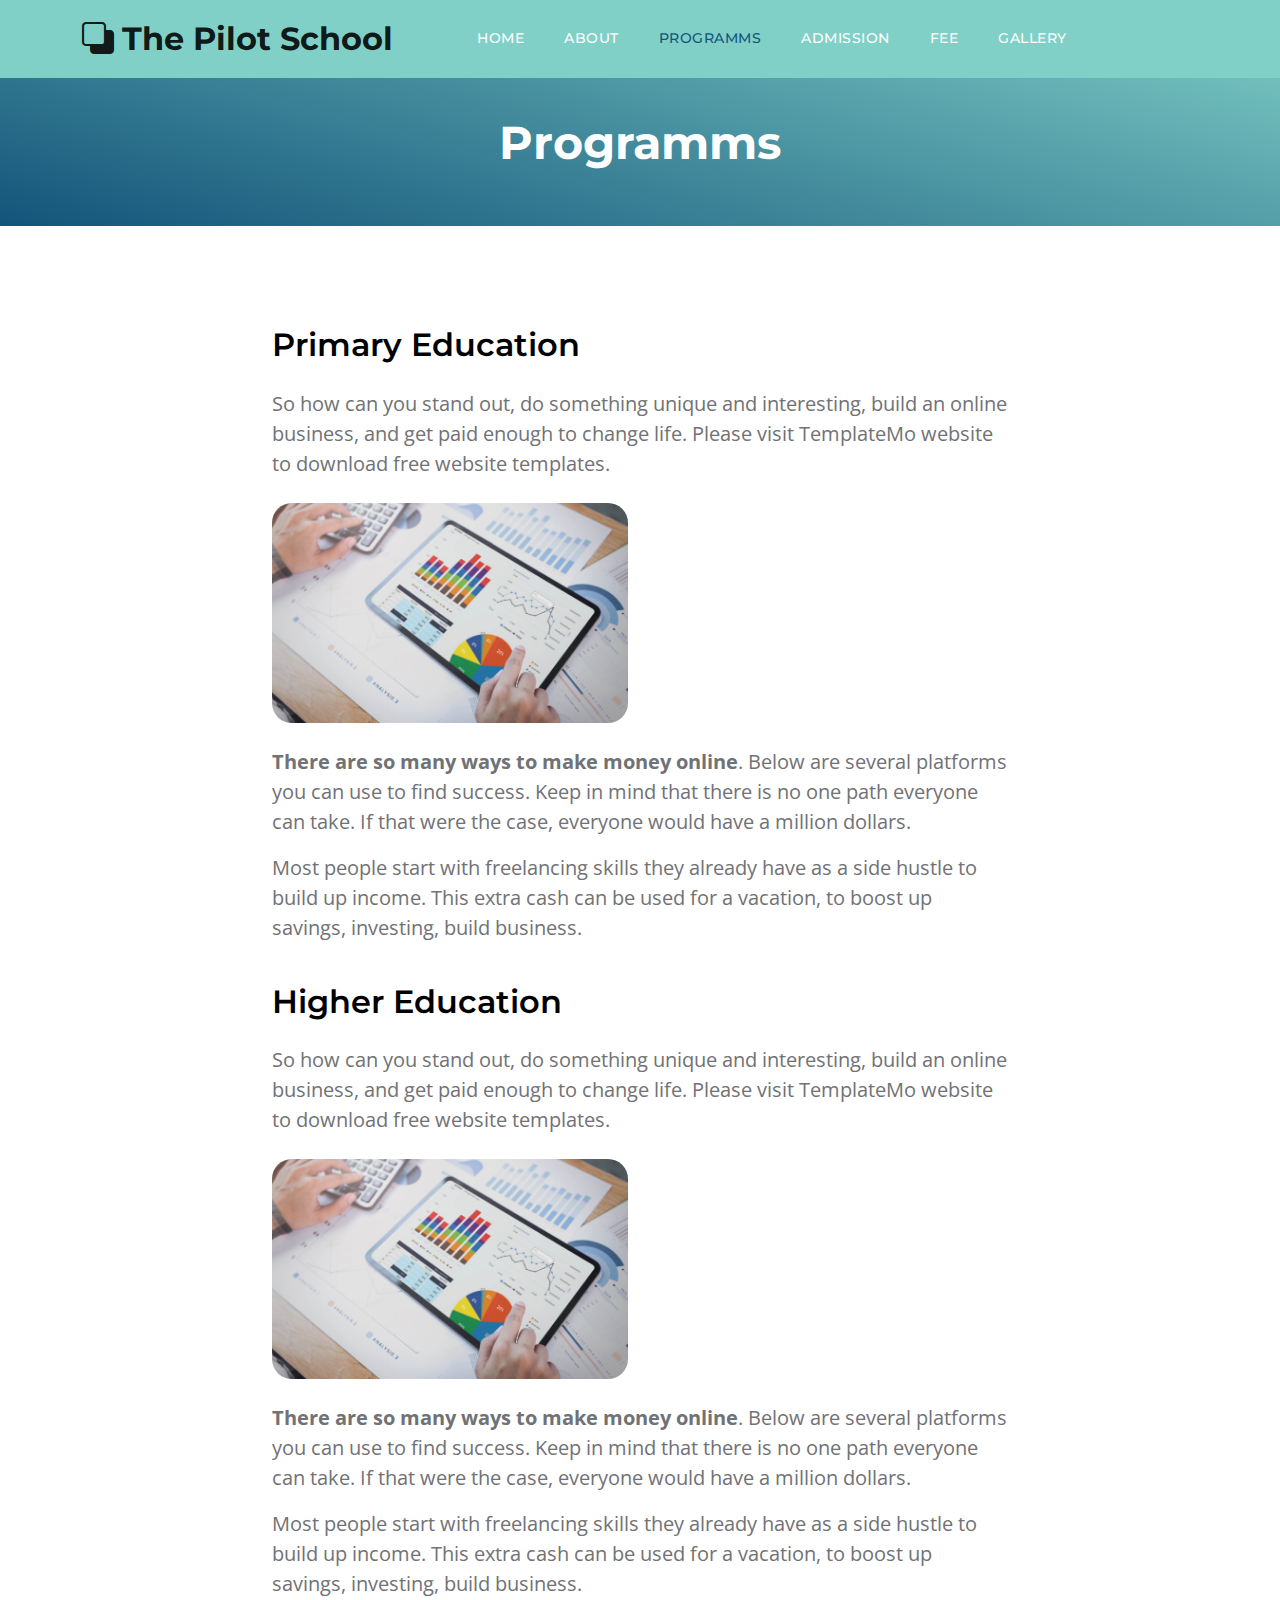
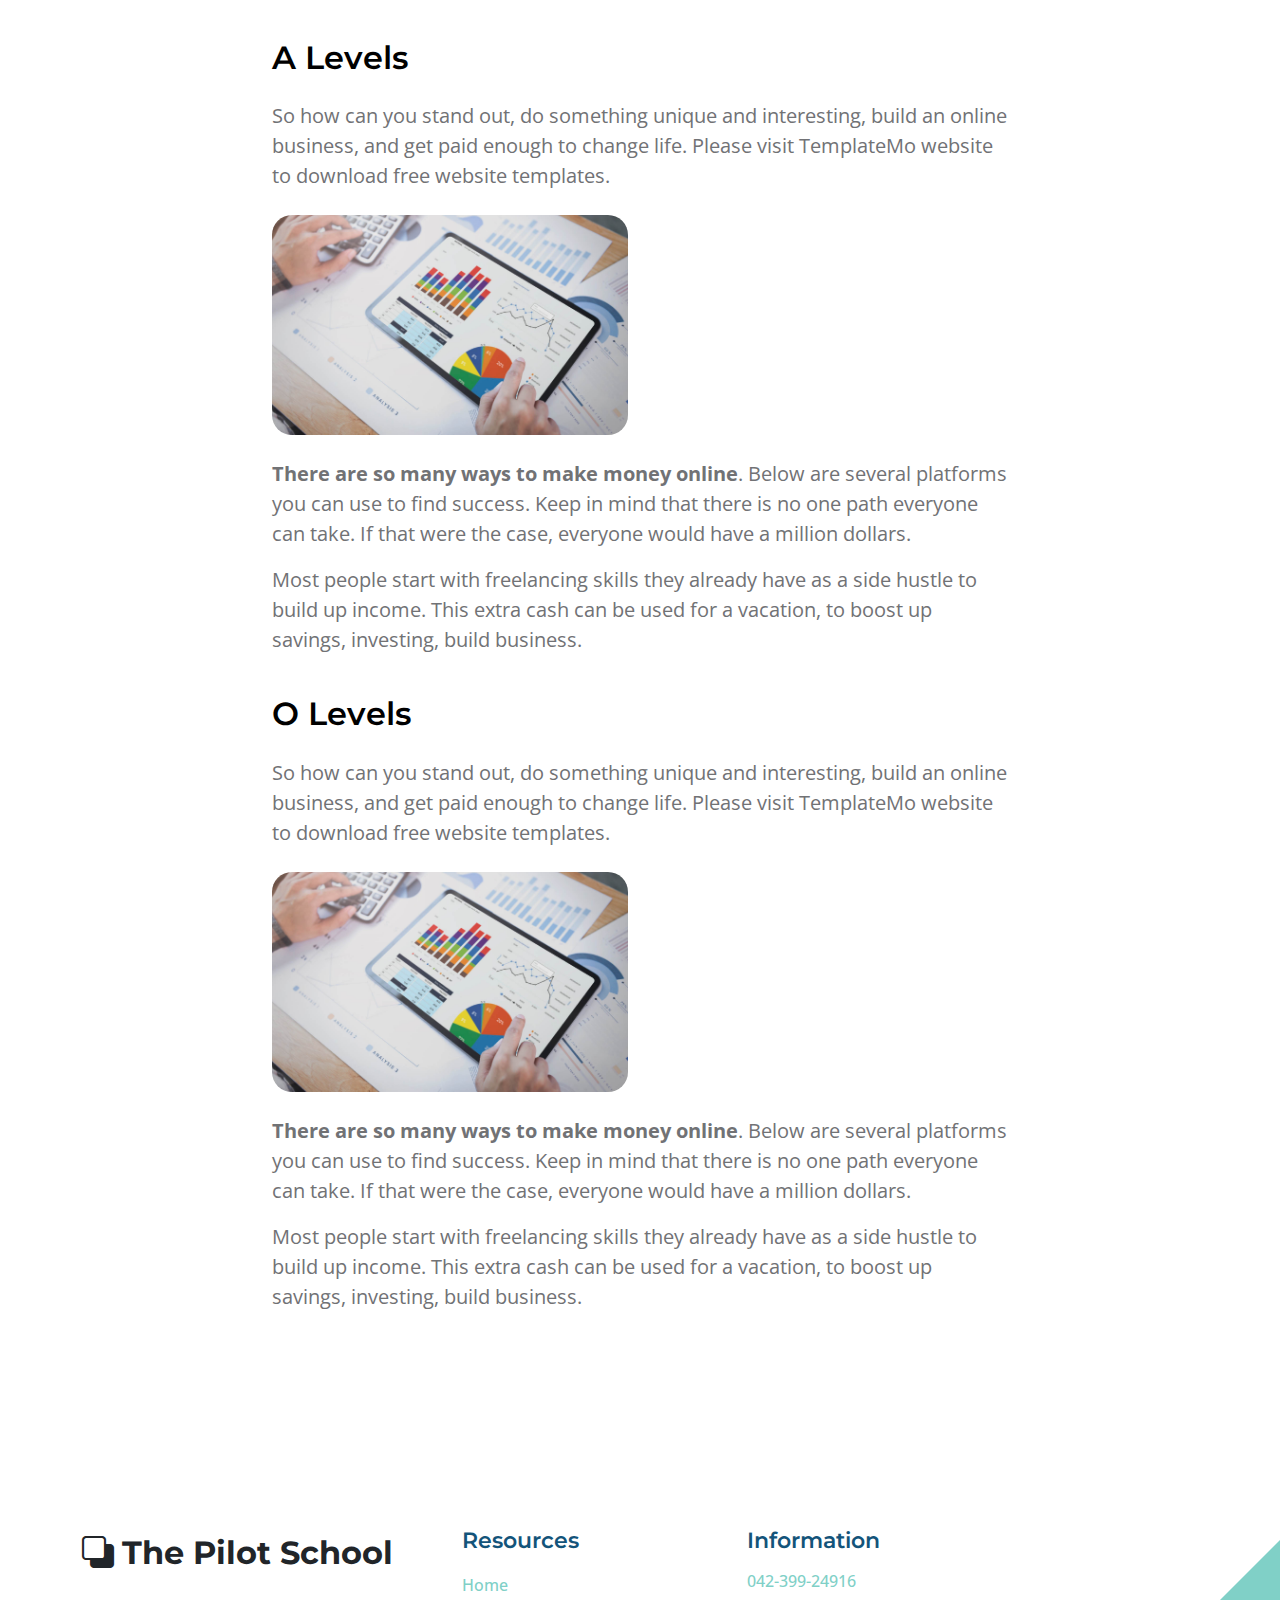
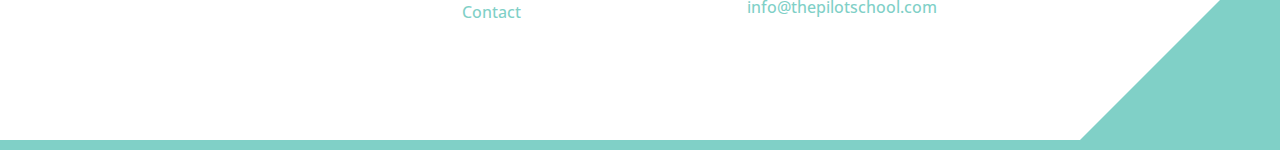
<file: programms.html>
<!doctype html>
<html lang="en">
    <head>
        <meta charset="utf-8">
        <meta name="viewport" content="width=device-width, initial-scale=1">

        <meta name="description" content="">
        <meta name="author" content="">

        <title>The Pilot School</title>
        <link type="image/png" sizes="16x16" rel="icon" href="images/favicon.png">

        <!-- CSS FILES -->        
        <link rel="preconnect" href="https://fonts.googleapis.com">
        
        <link rel="preconnect" href="https://fonts.gstatic.com" crossorigin>

        <link href="https://fonts.googleapis.com/css2?family=Montserrat:wght@500;600;700&family=Open+Sans&display=swap" rel="stylesheet">
                        
        <link href="css/bootstrap.min.css" rel="stylesheet">

        <link href="css/bootstrap-icons.css" rel="stylesheet">

        <link href="css/templatemo-topic-listing.css" rel="stylesheet">      

    </head>
    
    <body id="top">

        <main>

            <nav class="navbar navbar-expand-lg">
                <div class="container">
                    <a class="navbar-brand" href="index.html">
                        <i class="bi-back"></i>
                        <span>The Pilot School</span>
                    </a>
    
                    <button class="navbar-toggler" type="button" data-bs-toggle="collapse" data-bs-target="#navbarNav" aria-controls="navbarNav" aria-expanded="false" aria-label="Toggle navigation">
                        <span class="navbar-toggler-icon"></span>
                    </button>
    
                    <div class="collapse navbar-collapse" id="navbarNav">
                        <ul class="navbar-nav ms-lg-5 me-lg-auto">
                            <li class="nav-item">
                                <a class="nav-link click-scroll" href="index.html">Home</a>
                            </li>

                            <li class="nav-item">
                                <a class="nav-link click-scroll" href="index.html#section_2">About</a>
                            </li>

                            <!-- <li class="nav-item dropdown">
                                <a class="nav-link dropdown-toggle" href="#" id="navbarLightDropdownMenuLink" role="button" data-bs-toggle="dropdown" aria-expanded="false">Programms</a>

                                <ul class="dropdown-menu dropdown-menu-light" aria-labelledby="navbarLightDropdownMenuLink">
                                    <li><a class="dropdown-item" href="topics-listing.html">O Levels</a></li>

                                    <li><a class="dropdown-item" href="contact.html">A Levels</a></li>
                                </ul>
                            </li> -->

                            
                            <li class="nav-item">
                                <a class="nav-link click-scroll active" href="#">Programms</a>
                            </li>

                            <li class="nav-item">
                                <a class="nav-link click-scroll" href="admission.html">Admission</a>
                            </li>

                            <li class="nav-item">
                                <a class="nav-link click-scroll" href="fee.html">Fee</a>
                            </li>
    
                            <li class="nav-item">
                                <a class="nav-link click-scroll" href="gallery.html">Gallery</a>
                            </li>
                        </ul>

                    </div>
                </div>
            </nav>
            <header class="site-header d-flex flex-column justify-content-center align-items-center">
                <div class="container">
                    <div class="row justify-content-center align-items-center">

                        <div class="col-lg col-12 mb-5 text-center">
                            <h2 class="text-white">Programms</h2>
                        </div>

                    </div>
                </div>
            </header>
                       
            <section class="topics-detail-section section-padding" id="topics-detail">
                <div class="container">
                    <div class="row">

                        <div class="col-lg-8 col-12 m-auto">
                            <h3 class="mb-4">Primary Education</h3>

                            <p>So how can you stand out, do something unique and interesting, build an online business, and get paid enough to change life. Please visit TemplateMo website to download free website templates.</p>

                            <div class="row my-4">
                                <div class="col-lg-6 col-md-6 col-12">
                                    <img src="images/businesswoman-using-tablet-analysis.jpg" class="topics-detail-block-image img-fluid">
                                </div>

                                <div class="col-lg-6 col-md-6 col-12 mt-4 mt-lg-0 mt-md-0">

                                </div>
                            </div>

                            <p><strong>There are so many ways to make money online</strong>. Below are several platforms you can use to find success. Keep in mind that there is no one path everyone can take. If that were the case, everyone would have a million dollars.</p>

                            <p>Most people start with freelancing skills they already have as a side hustle to build up income. This extra cash can be used for a vacation, to boost up savings, investing, build business.</p>
                        </div>

                    </div>
                    <br>
                    <div class="row">

                        <div class="col-lg-8 col-12 m-auto">
                            <h3 class="mb-4">Higher Education</h3>

                            <p>So how can you stand out, do something unique and interesting, build an online business, and get paid enough to change life. Please visit TemplateMo website to download free website templates.</p>

                            <div class="row my-4">
                                <div class="col-lg-6 col-md-6 col-12">
                                    <img src="images/businesswoman-using-tablet-analysis.jpg" class="topics-detail-block-image img-fluid">
                                </div>

                                <div class="col-lg-6 col-md-6 col-12 mt-4 mt-lg-0 mt-md-0">

                                </div>
                            </div>

                            <p><strong>There are so many ways to make money online</strong>. Below are several platforms you can use to find success. Keep in mind that there is no one path everyone can take. If that were the case, everyone would have a million dollars.</p>

                            <p>Most people start with freelancing skills they already have as a side hustle to build up income. This extra cash can be used for a vacation, to boost up savings, investing, build business.</p>
                        </div>

                    </div>

                    <br>
                    <div class="row">

                        <div class="col-lg-8 col-12 m-auto">
                            <h3 class="mb-4">A Levels</h3>

                            <p>So how can you stand out, do something unique and interesting, build an online business, and get paid enough to change life. Please visit TemplateMo website to download free website templates.</p>

                            <div class="row my-4">
                                <div class="col-lg-6 col-md-6 col-12">
                                    <img src="images/businesswoman-using-tablet-analysis.jpg" class="topics-detail-block-image img-fluid">
                                </div>

                                <div class="col-lg-6 col-md-6 col-12 mt-4 mt-lg-0 mt-md-0">

                                </div>
                            </div>

                            <p><strong>There are so many ways to make money online</strong>. Below are several platforms you can use to find success. Keep in mind that there is no one path everyone can take. If that were the case, everyone would have a million dollars.</p>

                            <p>Most people start with freelancing skills they already have as a side hustle to build up income. This extra cash can be used for a vacation, to boost up savings, investing, build business.</p>
                        </div>

                    </div>

                    <br>
                    <div class="row">

                        <div class="col-lg-8 col-12 m-auto">
                            <h3 class="mb-4">O Levels</h3>

                            <p>So how can you stand out, do something unique and interesting, build an online business, and get paid enough to change life. Please visit TemplateMo website to download free website templates.</p>

                            <div class="row my-4">
                                <div class="col-lg-6 col-md-6 col-12">
                                    <img src="images/businesswoman-using-tablet-analysis.jpg" class="topics-detail-block-image img-fluid">
                                </div>

                                <div class="col-lg-6 col-md-6 col-12 mt-4 mt-lg-0 mt-md-0">

                                </div>
                            </div>

                            <p><strong>There are so many ways to make money online</strong>. Below are several platforms you can use to find success. Keep in mind that there is no one path everyone can take. If that were the case, everyone would have a million dollars.</p>

                            <p>Most people start with freelancing skills they already have as a side hustle to build up income. This extra cash can be used for a vacation, to boost up savings, investing, build business.</p>
                        </div>

                    </div>
                </div>
            </section>

        </main>

<footer class="site-footer section-padding">
            <div class="container">
                <div class="row">

                    <div class="col-lg-4 col-12 mb-4 pb-2">
                        <a class="navbar-brand mb-2" href="index.html">
                            <i class="bi-back"></i>
                            <span>The Pilot School</span>
                        </a>
                    </div>

                    <div class="col-lg-3 col-md-4 col-6">
                        <h6 class="site-footer-title mb-3">Resources</h6>

                        <ul class="site-footer-links">
                            <li class="site-footer-link-item">
                                <a href="index.html" class="site-footer-link">Home</a>
                            </li>

                            <li class="site-footer-link-item">
                                <a href="index.html#section_5" class="site-footer-link">Contact</a>
                            </li>
                        </ul>
                    </div>

                    <div class="col-lg-3 col-md-4 col-6 mb-4 mb-lg-0">
                        <h6 class="site-footer-title mb-3">Information</h6>

                        <p class="text-white d-flex mb-1">
                            <a href="tel: 042-399-24916" class="site-footer-link">
                                042-399-24916
                            </a>
                        </p>

                        <p class="text-white d-flex">
                            <a href="mailto:info@thepilotschool.com" class="site-footer-link">
                                info@thepilotschool.com
                            </a>
                        </p>
                    </div>

                   

                </div>
            </div>
        </footer>


        <!-- JAVASCRIPT FILES -->
        <script src="js/jquery.min.js"></script>
        <script src="js/bootstrap.bundle.min.js"></script>
        <script src="js/jquery.sticky.js"></script>
        <!-- <script src="js/click-scroll.js"></script> -->
        <script src="js/custom.js"></script>

    </body>
</html>
</file>
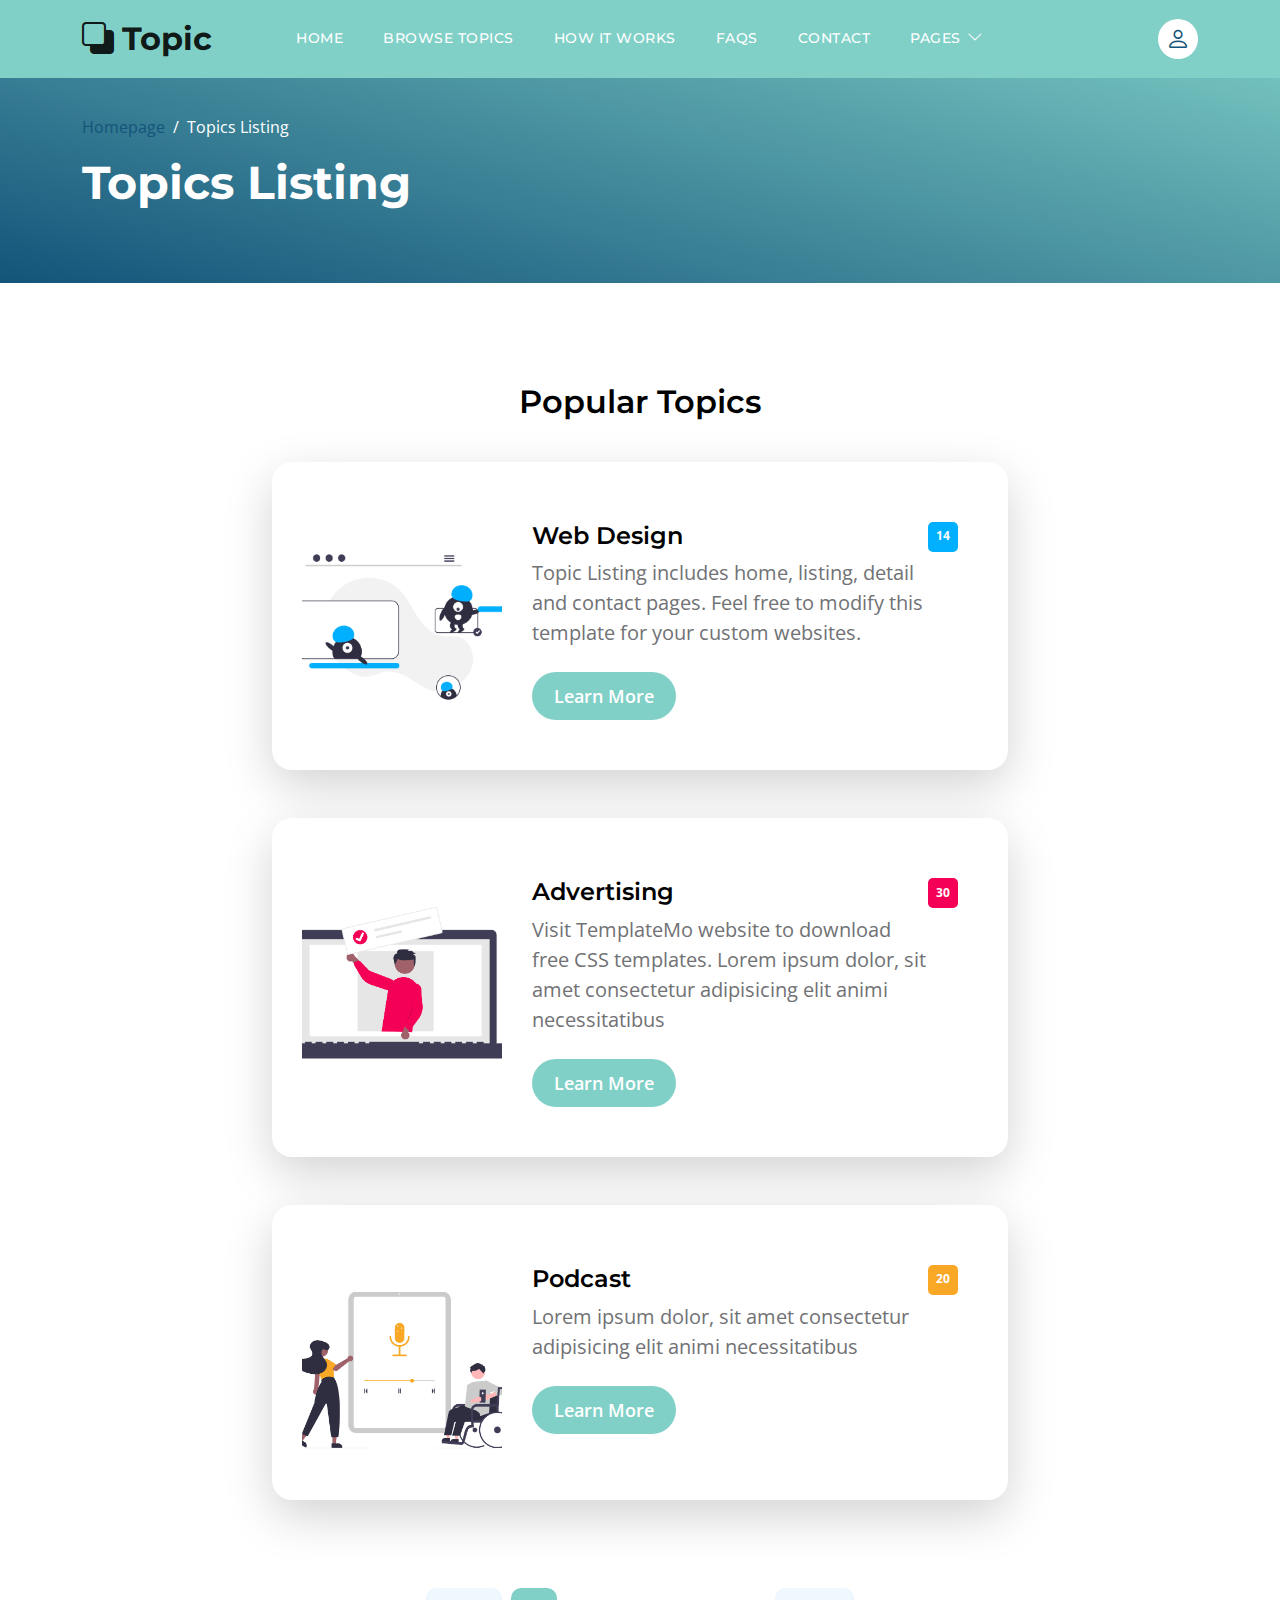
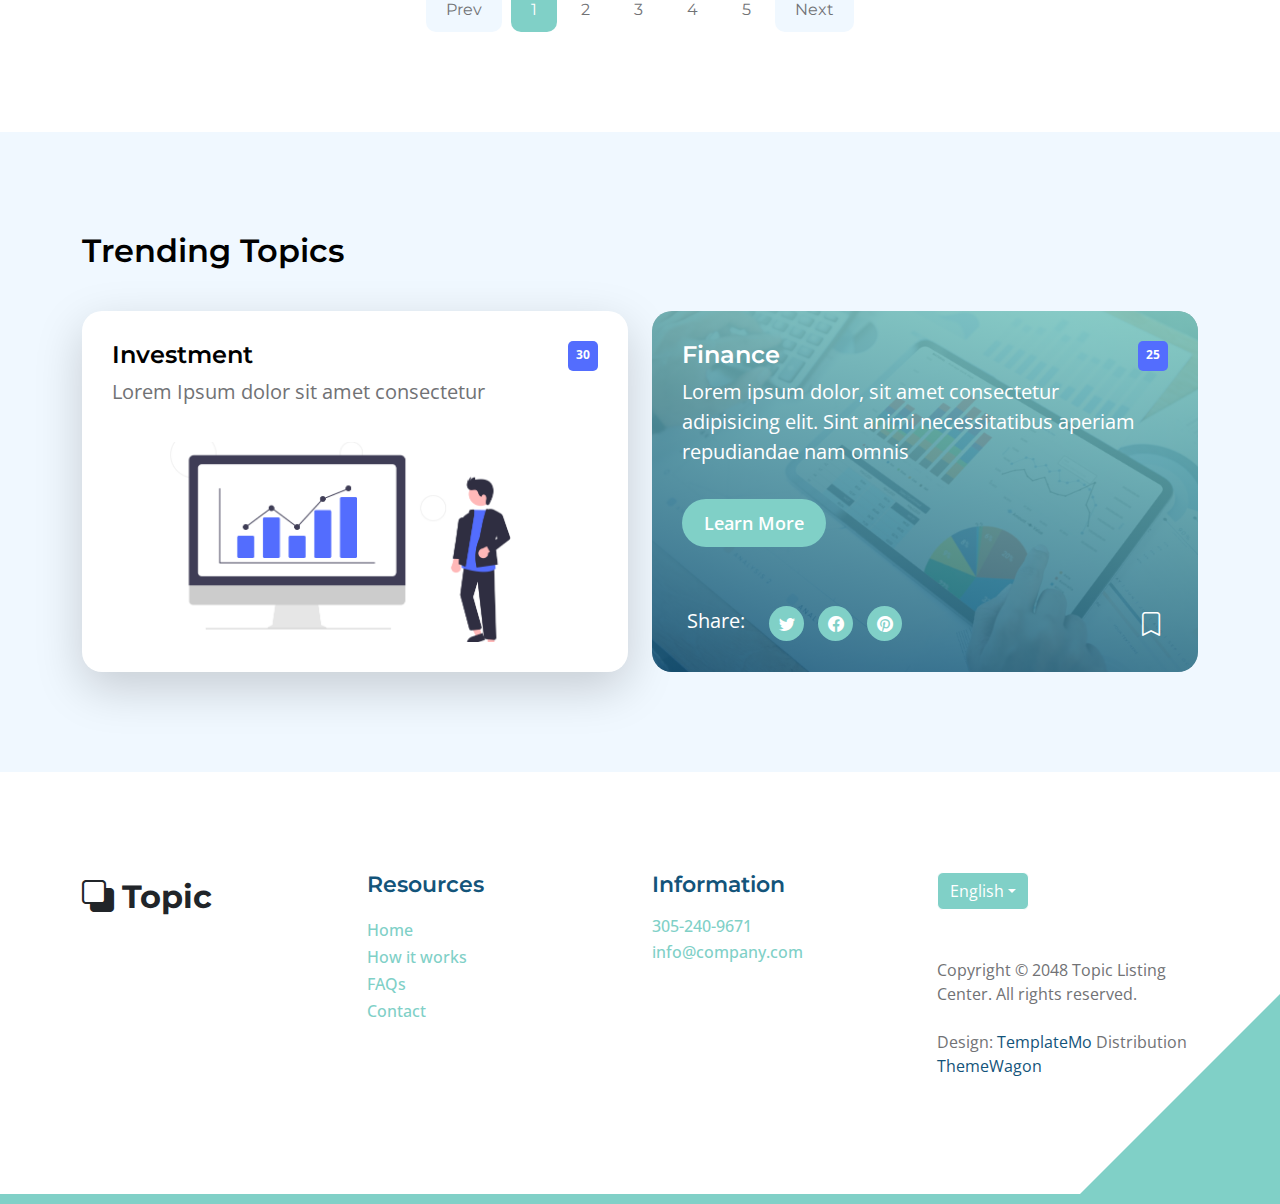
<file: topics-listing.html>
<!doctype html>
<html lang="en">
    <head>
        <meta charset="utf-8">
        <meta name="viewport" content="width=device-width, initial-scale=1">

        <meta name="description" content="">
        <meta name="author" content="">

        <title>Topic Listing Page</title>

        <!-- CSS FILES -->        
        <link rel="preconnect" href="https://fonts.googleapis.com">
        
        <link rel="preconnect" href="https://fonts.gstatic.com" crossorigin>

        <link href="https://fonts.googleapis.com/css2?family=Montserrat:wght@500;600;700&family=Open+Sans&display=swap" rel="stylesheet">
                        
        <link href="css/bootstrap.min.css" rel="stylesheet">

        <link href="css/bootstrap-icons.css" rel="stylesheet">

        <link href="css/templatemo-topic-listing.css" rel="stylesheet">
<!--

TemplateMo 590 topic listing

https://templatemo.com/tm-590-topic-listing

-->
    </head>
    
    <body class="topics-listing-page" id="top">

        <main>

            <nav class="navbar navbar-expand-lg">
                <div class="container">
                    <a class="navbar-brand" href="index.html">
                        <i class="bi-back"></i>
                        <span>Topic</span>
                    </a>

                    <div class="d-lg-none ms-auto me-4">
                        <a href="#top" class="navbar-icon bi-person smoothscroll"></a>
                    </div>
    
                    <button class="navbar-toggler" type="button" data-bs-toggle="collapse" data-bs-target="#navbarNav" aria-controls="navbarNav" aria-expanded="false" aria-label="Toggle navigation">
                        <span class="navbar-toggler-icon"></span>
                    </button>
    
                    <div class="collapse navbar-collapse" id="navbarNav">
                        <ul class="navbar-nav ms-lg-5 me-lg-auto">
                            <li class="nav-item">
                                <a class="nav-link click-scroll" href="index.html#section_1">Home</a>
                            </li>

                            <li class="nav-item">
                                <a class="nav-link click-scroll" href="index.html#section_2">Browse Topics</a>
                            </li>
    
                            <li class="nav-item">
                                <a class="nav-link click-scroll" href="index.html#section_3">How it works</a>
                            </li>

                            <li class="nav-item">
                                <a class="nav-link click-scroll" href="index.html#section_4">FAQs</a>
                            </li>
    
                            <li class="nav-item">
                                <a class="nav-link click-scroll" href="index.html#section_5">Contact</a>
                            </li>

                            <li class="nav-item dropdown">
                                <a class="nav-link dropdown-toggle" href="#section_5" id="navbarLightDropdownMenuLink" role="button" data-bs-toggle="dropdown" aria-expanded="false">Pages</a>

                                <ul class="dropdown-menu dropdown-menu-light" aria-labelledby="navbarLightDropdownMenuLink">
                                    <li><a class="dropdown-item active" href="topics-listing.html">Topics Listing</a></li>

                                    <li><a class="dropdown-item" href="contact.html">Contact Form</a></li>
                                </ul>
                            </li>
                        </ul>

                        <div class="d-none d-lg-block">
                            <a href="#top" class="navbar-icon bi-person smoothscroll"></a>
                        </div>
                    </div>
                </div>
            </nav>


            <header class="site-header d-flex flex-column justify-content-center align-items-center">
                <div class="container">
                    <div class="row align-items-center">

                        <div class="col-lg-5 col-12">
                            <nav aria-label="breadcrumb">
                                <ol class="breadcrumb">
                                    <li class="breadcrumb-item"><a href="index.html">Homepage</a></li>

                                    <li class="breadcrumb-item active" aria-current="page">Topics Listing</li>
                                </ol>
                            </nav>

                            <h2 class="text-white">Topics Listing</h2>
                        </div>

                    </div>
                </div>
            </header>


            <section class="section-padding">
                <div class="container">
                    <div class="row">

                        <div class="col-lg-12 col-12 text-center">
                            <h3 class="mb-4">Popular Topics</h3>
                        </div>

                        <div class="col-lg-8 col-12 mt-3 mx-auto">
                            <div class="custom-block custom-block-topics-listing bg-white shadow-lg mb-5">
                                <div class="d-flex">
                                    <img src="images/topics/undraw_Remote_design_team_re_urdx.png" class="custom-block-image img-fluid" alt="">

                                    <div class="custom-block-topics-listing-info d-flex">
                                        <div>
                                            <h5 class="mb-2">Web Design</h5>

                                            <p class="mb-0">Topic Listing includes home, listing, detail and contact pages. Feel free to modify this template for your custom websites.</p>

                                            <a href="topics-detail.html" class="btn custom-btn mt-3 mt-lg-4">Learn More</a>
                                        </div>

                                        <span class="badge bg-design rounded-pill ms-auto">14</span>
                                    </div>
                                </div>
                            </div>

                            <div class="custom-block custom-block-topics-listing bg-white shadow-lg mb-5">
                                <div class="d-flex">
                                    <img src="images/topics/undraw_online_ad_re_ol62.png" class="custom-block-image img-fluid" alt="">

                                    <div class="custom-block-topics-listing-info d-flex">
                                        <div>
                                            <h5 class="mb-2">Advertising</h5>

                                            <p class="mb-0">Visit TemplateMo website to download free CSS templates. Lorem ipsum dolor, sit amet consectetur adipisicing elit animi necessitatibus</p>

                                            <a href="topics-detail.html" class="btn custom-btn mt-3 mt-lg-4">Learn More</a>
                                        </div>

                                        <span class="badge bg-advertising rounded-pill ms-auto">30</span>
                                    </div>
                                </div>
                            </div>

                            <div class="custom-block custom-block-topics-listing bg-white shadow-lg mb-5">
                                <div class="d-flex">
                                    <img src="images/topics/undraw_Podcast_audience_re_4i5q.png" class="custom-block-image img-fluid" alt="">

                                    <div class="custom-block-topics-listing-info d-flex">
                                        <div>
                                            <h5 class="mb-2">Podcast</h5>

                                            <p class="mb-0">Lorem ipsum dolor, sit amet consectetur adipisicing elit animi necessitatibus</p>

                                            <a href="topics-detail.html" class="btn custom-btn mt-3 mt-lg-4">Learn More</a>
                                        </div>

                                        <span class="badge bg-music rounded-pill ms-auto">20</span>
                                    </div>
                                </div>
                            </div>
                        </div>

                        <div class="col-lg-12 col-12">
                            <nav aria-label="Page navigation example">
                                <ul class="pagination justify-content-center mb-0">
                                    <li class="page-item">
                                        <a class="page-link" href="#" aria-label="Previous">
                                            <span aria-hidden="true">Prev</span>
                                        </a>
                                    </li>

                                    <li class="page-item active" aria-current="page">
                                        <a class="page-link" href="#">1</a>
                                    </li>
                                    
                                    <li class="page-item">
                                        <a class="page-link" href="#">2</a>
                                    </li>
                                    
                                    <li class="page-item">
                                        <a class="page-link" href="#">3</a>
                                    </li>

                                    <li class="page-item">
                                        <a class="page-link" href="#">4</a>
                                    </li>

                                    <li class="page-item">
                                        <a class="page-link" href="#">5</a>
                                    </li>
                                    
                                    <li class="page-item">
                                        <a class="page-link" href="#" aria-label="Next">
                                            <span aria-hidden="true">Next</span>
                                        </a>
                                    </li>
                                </ul>
                            </nav>
                        </div>

                    </div>
                </div>
            </section>


            <section class="section-padding section-bg">
                <div class="container">
                    <div class="row">

                        <div class="col-lg-12 col-12">
                            <h3 class="mb-4">Trending Topics</h3>
                        </div>

                        <div class="col-lg-6 col-md-6 col-12 mt-3 mb-4 mb-lg-0">
                            <div class="custom-block bg-white shadow-lg">
                                <a href="topics-detail.html">
                                    <div class="d-flex">
                                        <div>
                                            <h5 class="mb-2">Investment</h5>

                                            <p class="mb-0">Lorem Ipsum dolor sit amet consectetur</p>
                                        </div>

                                        <span class="badge bg-finance rounded-pill ms-auto">30</span>
                                    </div>

                                    <img src="images/topics/undraw_Finance_re_gnv2.png" class="custom-block-image img-fluid" alt="">
                                </a>
                            </div>
                        </div>

                        <div class="col-lg-6 col-md-6 col-12 mt-lg-3">
                            <div class="custom-block custom-block-overlay">
                                <div class="d-flex flex-column h-100">
                                    <img src="images/businesswoman-using-tablet-analysis.jpg" class="custom-block-image img-fluid" alt="">

                                    <div class="custom-block-overlay-text d-flex">
                                        <div>
                                            <h5 class="text-white mb-2">Finance</h5>

                                            <p class="text-white">Lorem ipsum dolor, sit amet consectetur adipisicing elit. Sint animi necessitatibus aperiam repudiandae nam omnis</p>

                                            <a href="topics-detail.html" class="btn custom-btn mt-2 mt-lg-3">Learn More</a>
                                        </div>

                                        <span class="badge bg-finance rounded-pill ms-auto">25</span>
                                    </div>

                                    <div class="social-share d-flex">
                                        <p class="text-white me-4">Share:</p>

                                        <ul class="social-icon">
                                            <li class="social-icon-item">
                                                <a href="#" class="social-icon-link bi-twitter"></a>
                                            </li>

                                            <li class="social-icon-item">
                                                <a href="#" class="social-icon-link bi-facebook"></a>
                                            </li>

                                            <li class="social-icon-item">
                                                <a href="#" class="social-icon-link bi-pinterest"></a>
                                            </li>
                                        </ul>

                                        <a href="#" class="custom-icon bi-bookmark ms-auto"></a>
                                    </div>

                                    <div class="section-overlay"></div>
                                </div>
                            </div>
                        </div>

                    </div>
                </div>
            </section>
        </main>

		<footer class="site-footer section-padding">
            <div class="container">
                <div class="row">

                    <div class="col-lg-3 col-12 mb-4 pb-2">
                        <a class="navbar-brand mb-2" href="index.html">
                            <i class="bi-back"></i>
                            <span>Topic</span>
                        </a>
                    </div>

                    <div class="col-lg-3 col-md-4 col-6">
                        <h6 class="site-footer-title mb-3">Resources</h6>

                        <ul class="site-footer-links">
                            <li class="site-footer-link-item">
                                <a href="#" class="site-footer-link">Home</a>
                            </li>

                            <li class="site-footer-link-item">
                                <a href="#" class="site-footer-link">How it works</a>
                            </li>

                            <li class="site-footer-link-item">
                                <a href="#" class="site-footer-link">FAQs</a>
                            </li>

                            <li class="site-footer-link-item">
                                <a href="#" class="site-footer-link">Contact</a>
                            </li>
                        </ul>
                    </div>

                    <div class="col-lg-3 col-md-4 col-6 mb-4 mb-lg-0">
                        <h6 class="site-footer-title mb-3">Information</h6>

                        <p class="text-white d-flex mb-1">
                            <a href="tel: 305-240-9671" class="site-footer-link">
                                305-240-9671
                            </a>
                        </p>

                        <p class="text-white d-flex">
                            <a href="mailto:info@company.com" class="site-footer-link">
                                info@company.com
                            </a>
                        </p>
                    </div>

                    <div class="col-lg-3 col-md-4 col-12 mt-4 mt-lg-0 ms-auto">
                        <div class="dropdown">
                            <button class="btn btn-secondary dropdown-toggle" type="button" data-bs-toggle="dropdown" aria-expanded="false">
                            English</button>

                            <ul class="dropdown-menu">
                                <li><button class="dropdown-item" type="button">Thai</button></li>

                                <li><button class="dropdown-item" type="button">Myanmar</button></li>

                                <li><button class="dropdown-item" type="button">Arabic</button></li>
                            </ul>
                        </div>

                        <p class="copyright-text mt-lg-5 mt-4">Copyright © 2048 Topic Listing Center. All rights reserved.
                        <br><br>Design: <a rel="nofollow" href="https://templatemo.com" target="_blank">TemplateMo</a> Distribution <a href="https://themewagon.com">ThemeWagon</a></p>
                        
                    </div>

                </div>
            </div>
        </footer>

        <!-- JAVASCRIPT FILES -->
        <script src="js/jquery.min.js"></script>
        <script src="js/bootstrap.bundle.min.js"></script>
        <script src="js/jquery.sticky.js"></script>
        <script src="js/custom.js"></script>

    </body>
</html>
</file>
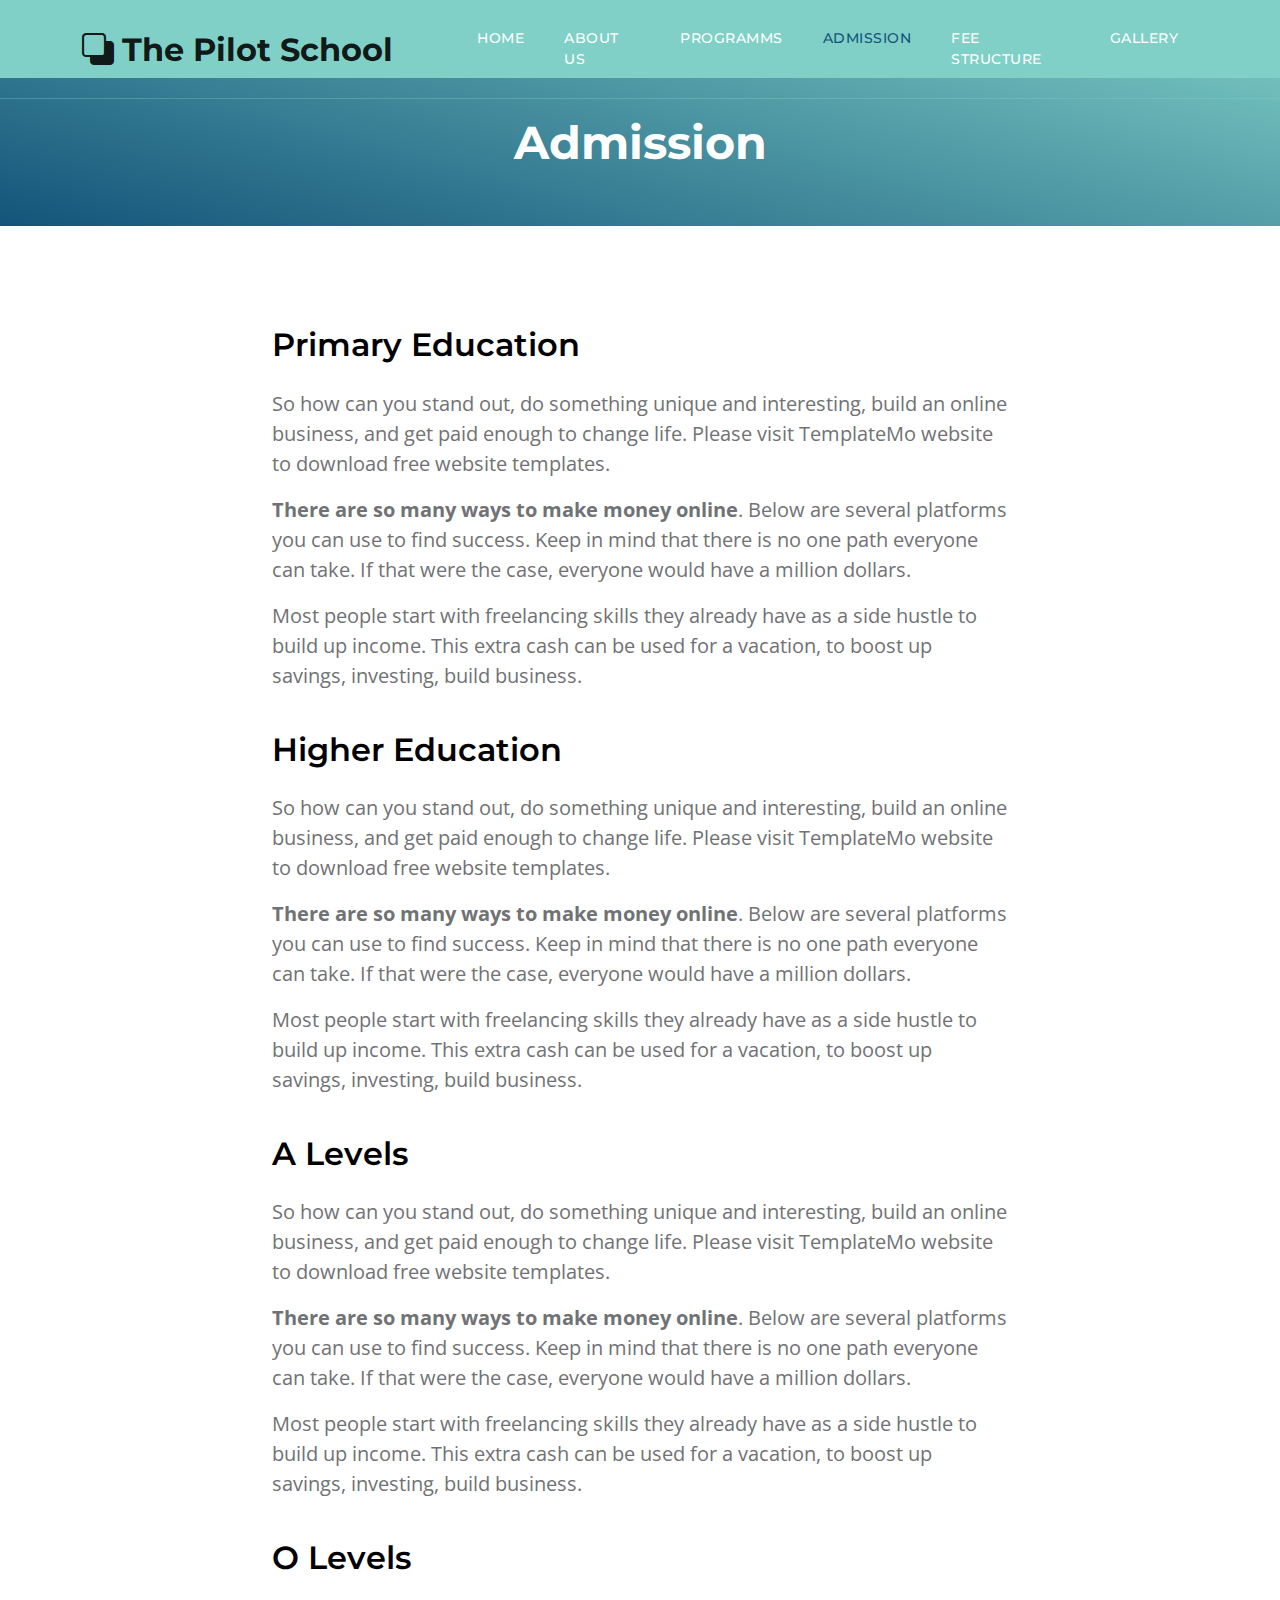
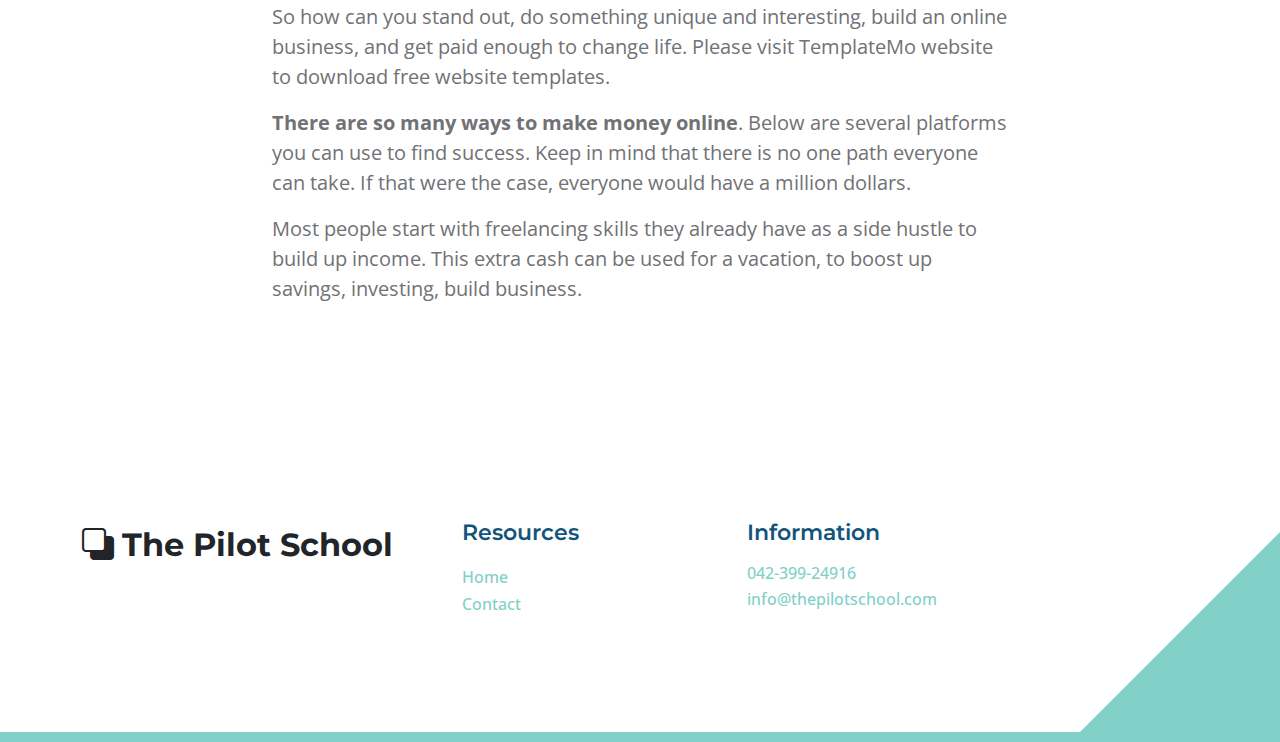
<file: Verbose/admission.html>
<!doctype html>
<html lang="en">
    <head>
        <meta charset="utf-8">
        <meta name="viewport" content="width=device-width, initial-scale=1">

        <meta name="description" content="">
        <meta name="author" content="">

        <title>The Pilot School</title>
        <link type="image/png" sizes="16x16" rel="icon" href="images/favicon.png">

        <!-- CSS FILES -->        
        <link rel="preconnect" href="https://fonts.googleapis.com">
        
        <link rel="preconnect" href="https://fonts.gstatic.com" crossorigin>

        <link href="https://fonts.googleapis.com/css2?family=Montserrat:wght@500;600;700&family=Open+Sans&display=swap" rel="stylesheet">
                        
        <link href="css/bootstrap.min.css" rel="stylesheet">

        <link href="css/bootstrap-icons.css" rel="stylesheet">

        <link href="css/templatemo-topic-listing.css" rel="stylesheet">      

    </head>
    
    <body id="top">

        <main>

            <nav class="navbar navbar-expand-lg">
                <div class="container">
                    <a class="navbar-brand" href="index.html">
                        <i class="bi-back"></i>
                        <span>The Pilot School</span>
                    </a>
    
                    <button class="navbar-toggler" type="button" data-bs-toggle="collapse" data-bs-target="#navbarNav" aria-controls="navbarNav" aria-expanded="false" aria-label="Toggle navigation">
                        <span class="navbar-toggler-icon"></span>
                    </button>
    
                    <div class="collapse navbar-collapse" id="navbarNav">
                        <ul class="navbar-nav ms-lg-5 me-lg-auto">
                            <li class="nav-item">
                                <a class="nav-link click-scroll" href="index.html">Home</a>
                            </li>

                            <li class="nav-item">
                                <a class="nav-link click-scroll" href="index.html#section_2">About Us</a>
                            </li>

                            <!-- <li class="nav-item dropdown">
                                <a class="nav-link dropdown-toggle" href="#" id="navbarLightDropdownMenuLink" role="button" data-bs-toggle="dropdown" aria-expanded="false">Programms</a>

                                <ul class="dropdown-menu dropdown-menu-light" aria-labelledby="navbarLightDropdownMenuLink">
                                    <li><a class="dropdown-item" href="topics-listing.html">O Levels</a></li>

                                    <li><a class="dropdown-item" href="contact.html">A Levels</a></li>
                                </ul>
                            </li> -->

                            
                            <li class="nav-item">
                                <a class="nav-link click-scroll" href="programms.html">Programms</a>
                            </li>

                            <li class="nav-item">
                                <a class="nav-link click-scroll active" href="#">Admission</a>
                            </li>

                            <li class="nav-item">
                                <a class="nav-link click-scroll" href="fee.html">Fee Structure</a>
                            </li>
    
                            <li class="nav-item">
                                <a class="nav-link click-scroll" href="gallery.html">Gallery</a>
                            </li>
                        </ul>

                    </div>
                </div>
            </nav>
            <header class="site-header d-flex flex-column justify-content-center align-items-center">
                <div class="container">
                    <div class="row justify-content-center align-items-center">

                        <div class="col-lg col-12 mb-5 text-center">
                            <h2 class="text-white">Admission</h2>
                        </div>

                    </div>
                </div>
            </header>
                       
            <section class="topics-detail-section section-padding" id="topics-detail">
                <div class="container">
                    <div class="row">

                        <div class="col-lg-8 col-12 m-auto">
                            <h3 class="mb-4">Primary Education</h3>

                            <p>So how can you stand out, do something unique and interesting, build an online business, and get paid enough to change life. Please visit TemplateMo website to download free website templates.</p>

                            <p><strong>There are so many ways to make money online</strong>. Below are several platforms you can use to find success. Keep in mind that there is no one path everyone can take. If that were the case, everyone would have a million dollars.</p>



                            <p>Most people start with freelancing skills they already have as a side hustle to build up income. This extra cash can be used for a vacation, to boost up savings, investing, build business.</p>
                        </div>

                    </div>
                    <br>
                    <div class="row">

                        <div class="col-lg-8 col-12 m-auto">
                            <h3 class="mb-4">Higher Education</h3>

                            <p>So how can you stand out, do something unique and interesting, build an online business, and get paid enough to change life. Please visit TemplateMo website to download free website templates.</p>

                            <p><strong>There are so many ways to make money online</strong>. Below are several platforms you can use to find success. Keep in mind that there is no one path everyone can take. If that were the case, everyone would have a million dollars.</p>



                            <p>Most people start with freelancing skills they already have as a side hustle to build up income. This extra cash can be used for a vacation, to boost up savings, investing, build business.</p>
                        </div>

                    </div>

                    <br>
                    <div class="row">

                        <div class="col-lg-8 col-12 m-auto">
                            <h3 class="mb-4">A Levels</h3>

                            <p>So how can you stand out, do something unique and interesting, build an online business, and get paid enough to change life. Please visit TemplateMo website to download free website templates.</p>

                            <p><strong>There are so many ways to make money online</strong>. Below are several platforms you can use to find success. Keep in mind that there is no one path everyone can take. If that were the case, everyone would have a million dollars.</p>



                            <p>Most people start with freelancing skills they already have as a side hustle to build up income. This extra cash can be used for a vacation, to boost up savings, investing, build business.</p>
                        </div>

                    </div>

                    <br>
                    <div class="row">

                        <div class="col-lg-8 col-12 m-auto">
                            <h3 class="mb-4">O Levels</h3>

                            <p>So how can you stand out, do something unique and interesting, build an online business, and get paid enough to change life. Please visit TemplateMo website to download free website templates.</p>

                            <p><strong>There are so many ways to make money online</strong>. Below are several platforms you can use to find success. Keep in mind that there is no one path everyone can take. If that were the case, everyone would have a million dollars.</p>



                            <p>Most people start with freelancing skills they already have as a side hustle to build up income. This extra cash can be used for a vacation, to boost up savings, investing, build business.</p>
                        </div>

                    </div>
                </div>
            </section>

        </main>

<footer class="site-footer section-padding">
            <div class="container">
                <div class="row">

                    <div class="col-lg-4 col-12 mb-4 pb-2">
                        <a class="navbar-brand mb-2" href="index.html">
                            <i class="bi-back"></i>
                            <span>The Pilot School</span>
                        </a>
                    </div>

                    <div class="col-lg-3 col-md-4 col-6">
                        <h6 class="site-footer-title mb-3">Resources</h6>

                        <ul class="site-footer-links">
                            <li class="site-footer-link-item">
                                <a href="index.html" class="site-footer-link">Home</a>
                            </li>

                            <li class="site-footer-link-item">
                                <a href="index.html#section_5" class="site-footer-link">Contact</a>
                            </li>
                        </ul>
                    </div>

                    <div class="col-lg-3 col-md-4 col-6 mb-4 mb-lg-0">
                        <h6 class="site-footer-title mb-3">Information</h6>

                        <p class="text-white d-flex mb-1">
                            <a href="tel: 042-399-24916" class="site-footer-link">
                                042-399-24916
                            </a>
                        </p>

                        <p class="text-white d-flex">
                            <a href="mailto:info@thepilotschool.com" class="site-footer-link">
                                info@thepilotschool.com
                            </a>
                        </p>
                    </div>

                   

                </div>
            </div>
        </footer>


        <!-- JAVASCRIPT FILES -->
        <script src="js/jquery.min.js"></script>
        <script src="js/bootstrap.bundle.min.js"></script>
        <script src="js/jquery.sticky.js"></script>
        <!-- <script src="js/click-scroll.js"></script> -->
        <script src="js/custom.js"></script>

    </body>
</html>
</file>
<file: Soberena/css/templatemo-topic-listing.css>
/*

TemplateMo 590 topic listing

https://templatemo.com/tm-590-topic-listing

*/

/*---------------------------------------
  CUSTOM PROPERTIES ( VARIABLES )             
-----------------------------------------*/
:root {
  --white-color:                  #ffffff;
  --primary-color:                #13547a;
  --secondary-color:              #80d0c7;
  --section-bg-color:             #f0f8ff;
  --custom-btn-bg-color:          #80d0c7;
  --custom-btn-bg-hover-color:    #13547a;
  --dark-color:                   #000000;
  --p-color:                      #717275;
  --border-color:                 #7fffd4;
  --link-hover-color:             #13547a;

  --body-font-family:             'Open Sans', sans-serif;
  --title-font-family:            'Montserrat', sans-serif;

  --h1-font-size:                 58px;
  --h2-font-size:                 46px;
  --h3-font-size:                 32px;
  --h4-font-size:                 28px;
  --h5-font-size:                 24px;
  --h6-font-size:                 22px;
  --p-font-size:                  20px;
  --menu-font-size:               14px;
  --btn-font-size:                18px;
  --copyright-font-size:          16px;

  --border-radius-large:          100px;
  --border-radius-medium:         20px;
  --border-radius-small:          10px;

  --font-weight-normal:           400;
  --font-weight-medium:           500;
  --font-weight-semibold:         600;
  --font-weight-bold:             700;
}

body {
  background-color: var(--white-color);
  font-family: var(--body-font-family); 
}


/*---------------------------------------
  TYPOGRAPHY               
-----------------------------------------*/

h2,
h3,
h4,
h5,
h6 {
  color: var(--dark-color);
}

h1,
h2,
h3,
h4,
h5,
h6 {
  font-family: var(--title-font-family); 
  font-weight: var(--font-weight-semibold);
}

h1 {
  font-size: var(--h1-font-size);
  font-weight: var(--font-weight-bold);
}

h2 {
  font-size: var(--h2-font-size);
  font-weight: var(--font-weight-bold);
}

h3 {
  font-size: var(--h3-font-size);
}

h4 {
  font-size: var(--h4-font-size);
}

h5 {
  font-size: var(--h5-font-size);
}

h6 {
  color: var(--primary-color);
  font-size: var(--h6-font-size);
}

p {
  color: var(--p-color);
  font-size: var(--p-font-size);
  font-weight: var(--font-weight-normal);
}

ul li {
  color: var(--p-color);
  font-size: var(--p-font-size);
  font-weight: var(--font-weight-normal);
}

a, 
button {
  touch-action: manipulation;
  transition: all 0.3s;
}

a {
  display: inline-block;
  color: var(--primary-color);
  text-decoration: none;
}

a:hover {
  color: var(--link-hover-color);
}

b,
strong {
  font-weight: var(--font-weight-bold);
}


/*---------------------------------------
  SECTION               
-----------------------------------------*/
.section-padding {
  padding-top: 100px;
  padding-bottom: 100px;
}

.section-bg {
  background-color: var(--section-bg-color);
}

.section-overlay {
  background-image: linear-gradient(15deg, #13547a 0%, #80d0c7 100%);
  position: absolute;
  top: 0;
  left: 0;
  pointer-events: none;
  width: 100%;
  height: 100%;
  opacity: 0.85;
}

.section-overlay + .container {
  position: relative;
}

.tab-content {
  background-color: var(--white-color);
  border-radius: var(--border-radius-medium);
}

.nav-tabs {
  border-bottom: 1px solid #ecf3f2;
  margin-bottom: 40px;
  justify-content: center;
}

.nav-tabs .nav-link {
  border-radius: 0;
  border-top: 0;
  border-right: 0;
  border-left: 0;
  color: var(--p-color);
  font-family: var(--title-font-family);
  font-size: var(--btn-font-size);
  font-weight: var(--font-weight-medium);
  padding: 15px 25px;
  transition: all 0.3s;
}

.nav-tabs .nav-link:first-child {
  margin-right: 20px;
}

.nav-tabs .nav-item.show .nav-link, 
.nav-tabs .nav-link.active,
.nav-tabs .nav-link:focus, 
.nav-tabs .nav-link:hover {
  border-bottom-color: var(--primary-color);
  color: var(--primary-color);
}


/*---------------------------------------
  CUSTOM ICON COLOR               
-----------------------------------------*/
.custom-icon {
  color: var(--secondary-color);
}


/*---------------------------------------
  CUSTOM BUTTON               
-----------------------------------------*/
.custom-btn {
  background: var(--custom-btn-bg-color);
  border: 2px solid transparent;
  border-radius: var(--border-radius-large);
  color: var(--white-color);
  font-size: var(--btn-font-size);
  font-weight: var(--font-weight-semibold);
  line-height: normal;
  transition: all 0.3s;
  padding: 10px 20px;
}

.custom-btn:hover {
  background: var(--custom-btn-bg-hover-color);
  color: var(--white-color);
}

.custom-border-btn {
  background: transparent;
  border: 2px solid var(--custom-btn-bg-color);
  color: var(--custom-btn-bg-color);
}

.custom-border-btn:hover {
  background: var(--custom-btn-bg-color);
  border-color: transparent;
  color: var(--white-color);
}

.custom-btn-bg-white {
  border-color: var(--white-color);
  color: var(--white-color);
}


/*---------------------------------------
  SITE HEADER              
-----------------------------------------*/
.site-header {
  background-image: linear-gradient(15deg, #13547a 0%, #80d0c7 100%);
  padding-top: 150px;
  padding-bottom: 80px;
}

.site-header .container {
  height: 100%;
}

.breadcrumb-item+.breadcrumb-item::before,
.breadcrumb-item a:hover,
.breadcrumb-item.active {
  color: var(--white-color);
}

.site-header .custom-icon {
  color: var(--white-color);
  font-size: var(--h4-font-size);
}

.site-header .custom-icon:hover {
  color: var(--secondary-color);
}


/*---------------------------------------
  NAVIGATION              
-----------------------------------------*/
.sticky-wrapper {
  position: absolute;
  top: 0;
  right: 0;
  left: 0;
}

.sticky-wrapper.is-sticky .navbar {
  background-color: var(--secondary-color);
}

.navbar {
  background: transparent;
  border-bottom: 1px solid rgba(128, 208, 199, 0.35);
  z-index: 9;
}

.navbar-brand,
.navbar-brand:hover {
  font-size: var(--h3-font-size);
  font-weight: var(--font-weight-bold);
  display: block;
}

.navbar-brand span {
  font-family: var(--title-font-family);
}

.navbar-expand-lg .navbar-nav .nav-link {
  border-radius: var(--border-radius-large);
  margin: 10px;
  padding: 10px;
}

.navbar-nav .nav-link {
  display: inline-block;
  color: var(--white-color);
  font-family: var(--title-font-family); 
  font-size: var(--menu-font-size);
  font-weight: var(--font-weight-medium);
  text-transform: uppercase;
  letter-spacing: 0.5px;
  position: relative;
  padding-top: 15px;
  padding-bottom: 15px;
}

.navbar-nav .nav-link.active, 
.navbar-nav .nav-link:hover {
  color: var(--primary-color);
}

.navbar .dropdown-menu {
  background: var(--white-color);
  box-shadow: 0 1rem 3rem rgba(0,0,0,.175);
  border: 0;
  display: inherit;
  opacity: 0;
  min-width: 9rem;
  margin-top: 20px;
  padding: 13px 0 10px 0;
  transition: all 0.3s;
  pointer-events: none;
}

.navbar .dropdown-menu::before {
  content: "";
  width: 0;
  height: 0;
  border-left: 20px solid transparent;
  border-right: 20px solid transparent;
  border-bottom: 15px solid var(--white-color);
  position: absolute;
  top: -10px;
  left: 10px;
}

.navbar .dropdown-item {
  display: inline-block;
  color: var(--p-bg-color);
  font-family: var(--title-font-family); 
  font-size: var(--menu-font-size);
  font-weight: var(--font-weight-medium);
  text-transform: uppercase;
  letter-spacing: 0.5px;
  position: relative;
}

.navbar .dropdown-item.active, 
.navbar .dropdown-item:active,
.navbar .dropdown-item:focus, 
.navbar .dropdown-item:hover {
  background: transparent;
  color: var(--primary-color);
}

.navbar .dropdown-toggle::after {
  content: "\f282";
  display: inline-block;
  font-family: bootstrap-icons !important;
  font-size: var(--copyright-font-size);
  font-style: normal;
  font-weight: normal !important;
  font-variant: normal;
  text-transform: none;
  line-height: 1;
  vertical-align: -.125em;
  -webkit-font-smoothing: antialiased;
  -moz-osx-font-smoothing: grayscale;
  position: relative;
  left: 2px;
  border: 0;
}

@media screen and (min-width: 992px) {
  .navbar .dropdown:hover .dropdown-menu {
    opacity: 1;
    margin-top: 0;
    pointer-events: auto;
  }
}

.navbar-icon {
  background: var(--white-color);
  border-radius: var(--border-radius-large);
  display: inline-block;
  font-size: var(--h5-font-size);
  width: 40px;
  height: 40px;
  line-height: 40px;
  text-align: center;
  transition: all 0.3s ease;
}

.navbar-icon:hover {
  background: var(--primary-color);
  color: var(--white-color);
}

.navbar-toggler {
  border: 0;
  padding: 0;
  cursor: pointer;
  margin: 0;
  width: 30px;
  height: 35px;
  outline: none;
}

.navbar-toggler:focus {
  outline: none;
  box-shadow: none;
}

.navbar-toggler[aria-expanded="true"] .navbar-toggler-icon {
  background: transparent;
}

.navbar-toggler[aria-expanded="true"] .navbar-toggler-icon:before,
.navbar-toggler[aria-expanded="true"] .navbar-toggler-icon:after {
  transition: top 300ms 50ms ease, -webkit-transform 300ms 350ms ease;
  transition: top 300ms 50ms ease, transform 300ms 350ms ease;
  transition: top 300ms 50ms ease, transform 300ms 350ms ease, -webkit-transform 300ms 350ms ease;
  top: 0;
}

.navbar-toggler[aria-expanded="true"] .navbar-toggler-icon:before {
  transform: rotate(45deg);
}

.navbar-toggler[aria-expanded="true"] .navbar-toggler-icon:after {
  transform: rotate(-45deg);
}

.navbar-toggler .navbar-toggler-icon {
  background: var(--white-color);
  transition: background 10ms 300ms ease;
  display: block;
  width: 30px;
  height: 2px;
  position: relative;
}

.navbar-toggler .navbar-toggler-icon:before,
.navbar-toggler .navbar-toggler-icon:after {
  transition: top 300ms 350ms ease, -webkit-transform 300ms 50ms ease;
  transition: top 300ms 350ms ease, transform 300ms 50ms ease;
  transition: top 300ms 350ms ease, transform 300ms 50ms ease, -webkit-transform 300ms 50ms ease;
  position: absolute;
  right: 0;
  left: 0;
  background: var(--white-color);
  width: 30px;
  height: 2px;
  content: '';
}

.navbar-toggler .navbar-toggler-icon::before {
  top: -8px;
}

.navbar-toggler .navbar-toggler-icon::after {
  top: 8px;
}


/*---------------------------------------
  HERO        
-----------------------------------------*/
.hero-section {
  background-image: linear-gradient(15deg, #13547a 0%, #80d0c7 100%);
  position: relative;
  overflow: hidden;
  padding-top: 150px;
  padding-bottom: 150px;
}

.hero-section .input-group {
  background-color: var(--white-color);
  border-radius: var(--border-radius-large);
  padding: 10px 15px;
}

.hero-section .input-group-text {
  background-color: transparent;
  border: 0;
}

.hero-section input[type="search"] {
  border: 0;
  box-shadow: none;
  margin-bottom: 0;
  padding-left: 0;
}

.hero-section button[type="submit"] {
  background-color: var(--primary-color);
  border: 0;
  border-radius: var(--border-radius-large) !important;
  color: var(--white-color);
  max-width: 150px;
}


/*---------------------------------------
  TOPICS              
-----------------------------------------*/
.featured-section {
  background-color: var(--secondary-color);
  /* border-radius: 0 0 100px 100px; */
  padding-bottom: 100px;
}

.featured-section .row {
  position: relative;
  bottom: 100px;
  margin-bottom: -100px;
}

.custom-block {
  border-radius: var(--border-radius-medium);
  position: relative;
  overflow: hidden;
  padding: 30px;
  transition: all 0.3s ease;
  height: 100%;
}

.custom-block:hover {
  background-color: var(--secondary-color);
  transform: translateY(-3px);
}

.custom-block > a {
  width: 100%;
}

.custom-block-image {
  display: block;
  width: 100%;
  height: 200px;
  object-fit: cover;
  margin-top: 35px;
}

.custom-block .rounded-pill {
  border-radius: 5px !important;
  display: flex;
  justify-content: center;
  text-align: center;
  width: 30px;
  height: 30px;
  line-height: 20px;
}

.custom-block-overlay {
  height: 100%;
  min-height: 350px;
  padding: 0;
}

.custom-block-overlay > a {
  height: 100%;
}

.custom-block-overlay .custom-block-image {
  border-radius: var(--border-radius-medium);
  display: block;
  height: 100%;
  margin-top: 0;
}

.custom-block-overlay-text {
  position: absolute;
  z-index: 2;
  top: 0;
  right: 0;
  left: 0;
  padding: 30px;
}

.social-share {
  position: absolute;
  bottom: 0;
  right: 0;
  left: 0;
  z-index: 2;
  padding: 20px 35px;
}

.social-share .bi-bookmark {
  color: var(--white-color);
  font-size: var(--h5-font-size);
}

.social-share .bi-bookmark:hover {
  color: var(--secondary-color);
}

.bg-design {
  background-color: #00B0FF;
}

.bg-graphic {
  background-color: #00BFA6;
}

.bg-advertising {
  background-color: #F50057;
}

.bg-finance {
  background-color: #536DFE;
}

.bg-music {
  background-color: #F9A826;
}

.bg-education {
  background-color: #00BFA6;
}


/*---------------------------------------
  TOPICS               
-----------------------------------------*/
.topics-detail-block {
  border-radius: var(--border-radius-medium);
  position: relative;
  overflow: hidden;
}

.topics-detail-block-image {
  display: block;
  border-radius: var(--border-radius-medium);
}

blockquote {
  background-color: var(--section-bg-color);
  border-radius: var(--border-radius-small);
  font-family: var(--title-font-family);
  font-size: var(--h4-font-size);
  font-weight: var(--font-weight-bold);
  display: inline-block;
  text-align: center;
  margin: 30px;
  padding: 40px;
}

.topics-listing-page .site-header {
  padding-bottom: 65px;
}

.custom-block-topics-listing-info {
  margin: 30px 20px 20px 30px;
}

.custom-block-topics-listing {
  height: inherit;
}

.custom-block-topics-listing .custom-block-image {
  width: 200px;
}


/*---------------------------------------
  PAGINATION              
-----------------------------------------*/
.pagination {
  margin-top: 40px;
}

.page-link {
  border: 0;
  border-radius: var(--border-radius-small);
  color: var(--p-color);
  font-family: var(--title-font-family);
  margin: 0 5px;
  padding: 10px 20px;
}

.page-link:hover,
.page-item:first-child .page-link:hover,
.page-item:last-child .page-link:hover {
  background-color: var(--secondary-color);
  color: var(--white-color);
}

.page-item:first-child .page-link {
  margin-right: 10px;
}

.page-item:first-child .page-link,
.page-item:last-child .page-link {
  background-color: var(--section-bg-color);
  border-radius: var(--border-radius-small);
}

.active>.page-link, .page-link.active {
  background-color: var(--secondary-color);
  border-color: var(--secondary-color);
}


/*---------------------------------------
  TIMELINE              
-----------------------------------------*/
.timeline-section {
  background-image: url('../images/colleagues-working-cozy-office-medium-shot.png');
  background-repeat: no-repeat;
  background-position: center;
  background-size: cover;
  position: relative;
}

.timeline-container .vertical-scrollable-timeline {
  list-style-type: none;
  position: relative;
  padding-left: 0;
}

.timeline-container .vertical-scrollable-timeline .list-progress {
  width: 8px;
  height: 87%;
  background-color: var(--primary-color);
  position: absolute;
  left: 52px;
  top: 0;
  overflow: hidden;
}

.timeline-container .vertical-scrollable-timeline .list-progress .inner {
  position: absolute;
  right: 0;
  bottom: 0;
  height: 100%;
  background-color: var(--secondary-color);
  width: 100%;
}

.timeline-container .vertical-scrollable-timeline li {
  position: relative;
  padding: 20px 0px 65px 145px;
}

.timeline-container .vertical-scrollable-timeline li:last-child {
  padding-bottom: 0;
}

.timeline-container .vertical-scrollable-timeline li p {
  line-height: 40px;
}

.timeline-container .vertical-scrollable-timeline li p:last-child {
  margin-bottom: 0;
}

.timeline-container .vertical-scrollable-timeline li .icon-holder {
  position: absolute;
  left: 0;
  top: 0;
  width: 104px;
  height: 104px;
  display: flex;
  justify-content: center;
  align-items: center;
  background-color: var(--secondary-color);
  border-radius: 50%;
  z-index: 1;
  transition: 0.4s all;
}

.timeline-container .vertical-scrollable-timeline li .icon-holder::before {
  content: "";
  width: 80px;
  height: 80px;
  border: 4px solid #fff;
  position: absolute;
  background-color: var(--secondary-color);
  border-radius: 50%;
  z-index: -1;
  transition: 0.4s all;
}

.timeline-container .vertical-scrollable-timeline li .icon-holder i {
  font-size: 25px;
  color: var(--white-color);
}

.timeline-container .vertical-scrollable-timeline li::before {
  content: "";
  position: absolute;
  height: 100%;
  width: 8px;
  background-color: transparent;
  left: 52px;
  z-index: 0;
}

.timeline-container .vertical-scrollable-timeline li.active .icon-holder {
  background-color: var(--primary-color);
}

.timeline-container .vertical-scrollable-timeline li.active .icon-holder::before {
  background-color: var(--primary-color);
}


/*---------------------------------------
  FAQs              
-----------------------------------------*/
.faq-section .accordion-item {
  border: 0;
}

.faq-section .accordion-button {
  font-size: var(--h6-font-size);
  font-weight: var(--font-weight-semibold);
}

.faq-section .accordion-item:first-of-type .accordion-button {
  border-radius: var(--border-radius-large);
}

.faq-section .accordion-button:not(.collapsed) {
  border-radius: var(--border-radius-large);
  box-shadow: none;
  color: var(--primary-color);
}

.faq-section .accordion-body {
  color: var(--p-color);
  font-size: var(--btn-font-size);
  line-height: 40px;
}

/*---------------------------------------
  NEWSLETTER               
-----------------------------------------*/
.newsletter-image {
  border-radius: var(--border-radius-medium);
}


/*---------------------------------------
  CONTACT               
-----------------------------------------*/
.google-map {
  border-radius: var(--border-radius-medium);
}

.contact-form .form-floating>textarea {
  border-radius: var(--border-radius-medium);
  height: 150px;
}


/*---------------------------------------
  SUBSCRIBE FORM               
-----------------------------------------*/
.subscribe-form-wrap {
  padding: 50px;
}

.subscribe-form {
  width: 95%;
}


/*---------------------------------------
  CUSTOM FORM               
-----------------------------------------*/
.custom-form .form-control {
  border-radius: var(--border-radius-large);
  color: var(--p-color);
  margin-bottom: 24px;
  padding-top: 13px;
  padding-bottom: 13px;
  padding-left: 20px;
  outline: none;
}

.form-floating>label {
  padding-left: 20px;
}

.custom-form button[type="submit"] {
  background: var(--custom-btn-bg-color);
  border: none;
  border-radius: var(--border-radius-large);
  color: var(--white-color);
  font-family: var(--title-font-family);
  font-size: var(--p-font-size);
  font-weight: var(--font-weight-semibold);
  transition: all 0.3s;
  margin-bottom: 0;
}

.custom-form button[type="submit"]:hover,
.custom-form button[type="submit"]:focus {
  background: var(--custom-btn-bg-hover-color);
  border-color: transparent;
}


/*---------------------------------------
  SITE FOOTER              
-----------------------------------------*/
.site-footer {
  border-bottom: 10px solid var(--secondary-color);
  position: relative;
}

.site-footer::after {
  content: "";
  position: absolute;
  bottom: 0;
  right: 0;
  width: 0;
  height: 0;
  border-style: solid;
  border-width: 0 0 200px 200px;
  border-color: transparent transparent var(--secondary-color) transparent;
  pointer-events: none;
}

.site-footer-title {
  color: var(--primary-color); 
}

.site-footer .dropdown-menu {
  padding: 0;
}

.site-footer .dropdown-item {
  color: var(--p-color);
  font-size: var(--menu-font-size);
  font-weight: var(--font-weight-medium);
  padding: 4px 18px;
}

.site-footer .dropdown-item:hover {
  background-color: transparent;
  color: var(--primary-color);
}

.site-footer .dropdown-menu li:first-child .dropdown-item {
  padding-top: 10px;
}

.site-footer .dropdown-menu li:last-child .dropdown-item {
  padding-bottom: 12px;
}

.site-footer .dropdown-toggle {
  background-color: var(--secondary-color);
  border-color: var(--white-color);
}

.site-footer .dropdown-toggle:hover {
  background-color: var(--primary-color);
  border-color: transparent;
}

.site-footer-links {
  padding-left: 0;
}

.site-footer-link-item {
  display: block;
  list-style: none;
  line-height: normal;
}

.site-footer-link {
  color: var(--secondary-color);
  font-size: var(--copyright-font-size);
  font-weight: var(--font-weight-medium);
  line-height: normal;
}

.copyright-text {
  font-size: var(--copyright-font-size);
}


/*---------------------------------------
  SOCIAL ICON               
-----------------------------------------*/
.social-icon {
  margin: 0;
  padding: 0;
}

.social-icon-item {
  list-style: none;
  display: inline-block;
  vertical-align: top;
}

.social-icon-link {
  background: var(--secondary-color);
  border-radius: var(--border-radius-large);
  color: var(--white-color);
  font-size: var(--copyright-font-size);
  display: block;
  margin-right: 10px;
  text-align: center;
  width: 35px;
  height: 35px;
  line-height: 36px;
  transition: background 0.2s, color 0.2s;
}

.social-icon-link:hover {
  background: var(--primary-color);
  color: var(--white-color);
}


/*---------------------------------------
  RESPONSIVE STYLES               
-----------------------------------------*/
@media screen and (max-width: 991px) {
  h1 {
    font-size: 48px;
  }

  h2 {
    font-size: 36px;
  }

  h3 {
    font-size: 32px;
  }

  h4 {
    font-size: 28px;
  }

  h5 {
    font-size: 20px;
  }

  h6 {
    font-size: 18px;
  }

  .section-padding {
    padding-top: 50px;
    padding-bottom: 50px;
  }
  
  .navbar {
    background-color: var(--secondary-color);
  }

  .navbar-nav .dropdown-menu {
    position: relative;
    left: 10px;
    opacity: 1;
    pointer-events: auto;
    max-width: 155px;
    margin-top: 10px;
    margin-bottom: 15px;
  }

  .navbar-expand-lg .navbar-nav {
    padding-bottom: 20px;
  }

  .navbar-expand-lg .navbar-nav .nav-link {
    padding: 0;
  }

  .nav-tabs .nav-link:first-child {
    margin-right: 5px;
  }

  .nav-tabs .nav-link {
    font-size: var(--copyright-font-size);
    padding: 10px;
  }

  .featured-section {
    /* border-radius: 0 0 80px 80px; */
    padding-bottom: 50px;
  }

  .custom-block-topics-listing .custom-block-image {
    width: auto;
  }

  .custom-block-topics-listing > .d-flex,
  .custom-block-topics-listing-info,
  .custom-block-topics-listing a {
    flex-direction: column;
  }

  .timeline-container .vertical-scrollable-timeline .list-progress {
    height: 75%;
  }

  .timeline-container .vertical-scrollable-timeline li {
    padding-left: 135px;
  }

  .subscribe-form-wrap {
    padding-top: 30px;
    padding-bottom: 0;
  }
}

@media screen and (max-width: 480px) {
  h1 {
    font-size: 36px;
  }

  h2 {
    font-size: 28px;
  }

  h3 {
    font-size: 26px;
  }

  h4 {
    font-size: 22px;
  }

  h5 {
    font-size: 20px;
  }
}
</file>
<file: css/templatemo-topic-listing.css>
/*

TemplateMo 590 topic listing

https://templatemo.com/tm-590-topic-listing

*/

/*---------------------------------------
  CUSTOM PROPERTIES ( VARIABLES )             
-----------------------------------------*/
:root {
  --white-color:                  #ffffff;
  --primary-color:                #13547a;
  --secondary-color:              #80d0c7;
  --section-bg-color:             #f0f8ff;
  --custom-btn-bg-color:          #80d0c7;
  --custom-btn-bg-hover-color:    #13547a;
  --dark-color:                   #000000;
  --p-color:                      #717275;
  --border-color:                 #7fffd4;
  --link-hover-color:             #13547a;

  --body-font-family:             'Open Sans', sans-serif;
  --title-font-family:            'Montserrat', sans-serif;

  --h1-font-size:                 58px;
  --h2-font-size:                 46px;
  --h3-font-size:                 32px;
  --h4-font-size:                 28px;
  --h5-font-size:                 24px;
  --h6-font-size:                 22px;
  --p-font-size:                  20px;
  --menu-font-size:               14px;
  --btn-font-size:                18px;
  --copyright-font-size:          16px;

  --border-radius-large:          100px;
  --border-radius-medium:         20px;
  --border-radius-small:          10px;

  --font-weight-normal:           400;
  --font-weight-medium:           500;
  --font-weight-semibold:         600;
  --font-weight-bold:             700;
}

body {
  background-color: var(--white-color);
  font-family: var(--body-font-family); 
}


/*---------------------------------------
  TYPOGRAPHY               
-----------------------------------------*/

h2,
h3,
h4,
h5,
h6 {
  color: var(--dark-color);
}

h1,
h2,
h3,
h4,
h5,
h6 {
  font-family: var(--title-font-family); 
  font-weight: var(--font-weight-semibold);
}

h1 {
  font-size: var(--h1-font-size);
  font-weight: var(--font-weight-bold);
}

h2 {
  font-size: var(--h2-font-size);
  font-weight: var(--font-weight-bold);
}

h3 {
  font-size: var(--h3-font-size);
}

h4 {
  font-size: var(--h4-font-size);
}

h5 {
  font-size: var(--h5-font-size);
}

h6 {
  color: var(--primary-color);
  font-size: var(--h6-font-size);
}

p {
  color: var(--p-color);
  font-size: var(--p-font-size);
  font-weight: var(--font-weight-normal);
}

ul li {
  color: var(--p-color);
  font-size: var(--p-font-size);
  font-weight: var(--font-weight-normal);
}

a, 
button {
  touch-action: manipulation;
  transition: all 0.3s;
}

a {
  display: inline-block;
  color: var(--primary-color);
  text-decoration: none;
}

a:hover {
  color: var(--link-hover-color);
}

b,
strong {
  font-weight: var(--font-weight-bold);
}


/*---------------------------------------
  SECTION               
-----------------------------------------*/
.section-padding {
  padding-top: 100px;
  padding-bottom: 100px;
}

.section-bg {
  background-color: var(--section-bg-color);
}

.section-overlay {
  background-image: linear-gradient(15deg, #13547a 0%, #80d0c7 100%);
  position: absolute;
  top: 0;
  left: 0;
  pointer-events: none;
  width: 100%;
  height: 100%;
  opacity: 0.85;
}

.section-overlay + .container {
  position: relative;
}

.tab-content {
  background-color: var(--white-color);
  border-radius: var(--border-radius-medium);
}

.nav-tabs {
  border-bottom: 1px solid #ecf3f2;
  margin-bottom: 40px;
  justify-content: center;
}

.nav-tabs .nav-link {
  border-radius: 0;
  border-top: 0;
  border-right: 0;
  border-left: 0;
  color: var(--p-color);
  font-family: var(--title-font-family);
  font-size: var(--btn-font-size);
  font-weight: var(--font-weight-medium);
  padding: 15px 25px;
  transition: all 0.3s;
}

.nav-tabs .nav-link:first-child {
  margin-right: 20px;
}

.nav-tabs .nav-item.show .nav-link, 
.nav-tabs .nav-link.active,
.nav-tabs .nav-link:focus, 
.nav-tabs .nav-link:hover {
  border-bottom-color: var(--primary-color);
  color: var(--primary-color);
}


/*---------------------------------------
  CUSTOM ICON COLOR               
-----------------------------------------*/
.custom-icon {
  color: var(--secondary-color);
}


/*---------------------------------------
  CUSTOM BUTTON               
-----------------------------------------*/
.custom-btn {
  background: var(--custom-btn-bg-color);
  border: 2px solid transparent;
  border-radius: var(--border-radius-large);
  color: var(--white-color);
  font-size: var(--btn-font-size);
  font-weight: var(--font-weight-semibold);
  line-height: normal;
  transition: all 0.3s;
  padding: 10px 20px;
}

.custom-btn:hover {
  background: var(--custom-btn-bg-hover-color);
  color: var(--white-color);
}

.custom-border-btn {
  background: transparent;
  border: 2px solid var(--custom-btn-bg-color);
  color: var(--custom-btn-bg-color);
}

.custom-border-btn:hover {
  background: var(--custom-btn-bg-color);
  border-color: transparent;
  color: var(--white-color);
}

.custom-btn-bg-white {
  border-color: var(--white-color);
  color: var(--white-color);
}


/*---------------------------------------
  SITE HEADER              
-----------------------------------------*/
.site-header {
  background-image: linear-gradient(15deg, #13547a 0%, #80d0c7 100%);
  padding-top: 115px;
}

.site-header .container {
  height: 100%;
}

.breadcrumb-item+.breadcrumb-item::before,
.breadcrumb-item a:hover,
.breadcrumb-item.active {
  color: var(--white-color);
}

.site-header .custom-icon {
  color: var(--white-color);
  font-size: var(--h4-font-size);
}

.site-header .custom-icon:hover {
  color: var(--secondary-color);
}


/*---------------------------------------
  NAVIGATION              
-----------------------------------------*/
.sticky-wrapper {
  position: absolute;
  top: 0;
  right: 0;
  left: 0;
  background-color: var(--secondary-color);
}

.sticky-wrapper.is-sticky .navbar {
  background-color: var(--secondary-color);
}

.navbar {
  background: transparent;
  border-bottom: 1px solid rgba(128, 208, 199, 0.35);
  z-index: 1001; /* Must be greater than 999 */
  position: relative; /* Required for z-index to apply */
}

.navbar-brand,
.navbar-brand:hover {
  font-size: var(--h3-font-size);
  font-weight: var(--font-weight-bold);
  display: block;
}

.navbar-brand span {
  font-family: var(--title-font-family);
}

.navbar-expand-lg .navbar-nav .nav-link {
  border-radius: var(--border-radius-large);
  margin: 10px;
  padding: 10px;
}

.navbar-nav .nav-link {
  display: inline-block;
  color: var(--white-color);
  font-family: var(--title-font-family); 
  font-size: var(--menu-font-size);
  font-weight: var(--font-weight-medium);
  text-transform: uppercase;
  letter-spacing: 0.5px;
  position: relative;
  padding-top: 15px;
  padding-bottom: 15px;
}

.navbar-nav .nav-link.active, 
.navbar-nav .nav-link:hover {
  color: var(--primary-color);
}

.navbar .dropdown-menu {
  background: var(--white-color);
  box-shadow: 0 1rem 3rem rgba(0,0,0,.175);
  border: 0;
  display: inherit;
  opacity: 0;
  min-width: 9rem;
  margin-top: 20px;
  padding: 13px 0 10px 0;
  transition: all 0.3s;
  pointer-events: none;
}

.navbar .dropdown-menu::before {
  content: "";
  width: 0;
  height: 0;
  border-left: 20px solid transparent;
  border-right: 20px solid transparent;
  border-bottom: 15px solid var(--white-color);
  position: absolute;
  top: -10px;
  left: 10px;
}

.navbar .dropdown-item {
  display: inline-block;
  color: var(--p-bg-color);
  font-family: var(--title-font-family); 
  font-size: var(--menu-font-size);
  font-weight: var(--font-weight-medium);
  text-transform: uppercase;
  letter-spacing: 0.5px;
  position: relative;
}

.navbar .dropdown-item.active, 
.navbar .dropdown-item:active,
.navbar .dropdown-item:focus, 
.navbar .dropdown-item:hover {
  background: transparent;
  color: var(--primary-color);
}

.navbar .dropdown-toggle::after {
  content: "\f282";
  display: inline-block;
  font-family: bootstrap-icons !important;
  font-size: var(--copyright-font-size);
  font-style: normal;
  font-weight: normal !important;
  font-variant: normal;
  text-transform: none;
  line-height: 1;
  vertical-align: -.125em;
  -webkit-font-smoothing: antialiased;
  -moz-osx-font-smoothing: grayscale;
  position: relative;
  left: 2px;
  border: 0;
}

@media screen and (min-width: 992px) {
  .navbar .dropdown:hover .dropdown-menu {
    opacity: 1;
    margin-top: 0;
    pointer-events: auto;
  }
}

.navbar-icon {
  background: var(--white-color);
  border-radius: var(--border-radius-large);
  display: inline-block;
  font-size: var(--h5-font-size);
  width: 40px;
  height: 40px;
  line-height: 40px;
  text-align: center;
  transition: all 0.3s ease;
}

.navbar-icon:hover {
  background: var(--primary-color);
  color: var(--white-color);
}

.navbar-toggler {
  border: 0;
  padding: 0;
  cursor: pointer;
  margin: 0;
  width: 30px;
  height: 35px;
  outline: none;
}

.navbar-toggler:focus {
  outline: none;
  box-shadow: none;
}

.navbar-toggler[aria-expanded="true"] .navbar-toggler-icon {
  background: transparent;
}

.navbar-toggler[aria-expanded="true"] .navbar-toggler-icon:before,
.navbar-toggler[aria-expanded="true"] .navbar-toggler-icon:after {
  transition: top 300ms 50ms ease, -webkit-transform 300ms 350ms ease;
  transition: top 300ms 50ms ease, transform 300ms 350ms ease;
  transition: top 300ms 50ms ease, transform 300ms 350ms ease, -webkit-transform 300ms 350ms ease;
  top: 0;
}

.navbar-toggler[aria-expanded="true"] .navbar-toggler-icon:before {
  transform: rotate(45deg);
}

.navbar-toggler[aria-expanded="true"] .navbar-toggler-icon:after {
  transform: rotate(-45deg);
}

.navbar-toggler .navbar-toggler-icon {
  background: var(--white-color);
  transition: background 10ms 300ms ease;
  display: block;
  width: 30px;
  height: 2px;
  position: relative;
}

.navbar-toggler .navbar-toggler-icon:before,
.navbar-toggler .navbar-toggler-icon:after {
  transition: top 300ms 350ms ease, -webkit-transform 300ms 50ms ease;
  transition: top 300ms 350ms ease, transform 300ms 50ms ease;
  transition: top 300ms 350ms ease, transform 300ms 50ms ease, -webkit-transform 300ms 50ms ease;
  position: absolute;
  right: 0;
  left: 0;
  background: var(--white-color);
  width: 30px;
  height: 2px;
  content: '';
}

.navbar-toggler .navbar-toggler-icon::before {
  top: -8px;
}

.navbar-toggler .navbar-toggler-icon::after {
  top: 8px;
}


/*---------------------------------------
  HERO        
-----------------------------------------*/
.hero-section {
  background-image: linear-gradient(15deg, #13547a 0%, #80d0c7 100%);
  position: relative;
  overflow: hidden;
  padding-top: 80px;
  padding-bottom: 80px;
}

.hero-section .container-fluid {
  padding-right: 0px;
  padding-left: 0px;
}
.hero-section .input-group {
  background-color: var(--white-color);
  border-radius: var(--border-radius-large);
  padding: 10px 15px;
}

.hero-section .input-group-text {
  background-color: transparent;
  border: 0;
}

.hero-section input[type="search"] {
  border: 0;
  box-shadow: none;
  margin-bottom: 0;
  padding-left: 0;
}

.hero-section button[type="submit"] {
  background-color: var(--primary-color);
  border: 0;
  border-radius: var(--border-radius-large) !important;
  color: var(--white-color);
  max-width: 150px;
}


/*---------------------------------------
  TOPICS              
-----------------------------------------*/
.featured-section {
  background-color: var(--secondary-color);
  /* border-radius: 0 0 100px 100px; */
  padding-bottom: 100px;
}

.featured-section .row {
  position: relative;
  bottom: 100px;
  margin-bottom: -100px;
}

.custom-block {
  border-radius: var(--border-radius-medium);
  position: relative;
  overflow: hidden;
  padding: 30px;
  transition: all 0.3s ease;
  height: 100%;
}

.custom-block:hover {
  background-color: var(--secondary-color);
  transform: translateY(-3px);
}

.custom-block > a {
  width: 100%;
}

.custom-block-image {
  display: block;
  width: 100%;
  height: 200px;
  object-fit: cover;
  margin-top: 35px;
}

.custom-block .rounded-pill {
  border-radius: 5px !important;
  display: flex;
  justify-content: center;
  text-align: center;
  width: 30px;
  height: 30px;
  line-height: 20px;
}

.custom-block-overlay {
  height: 100%;
  min-height: 350px;
  padding: 0;
}

.custom-block-overlay > a {
  height: 100%;
}

.custom-block-overlay .custom-block-image {
  border-radius: var(--border-radius-medium);
  display: block;
  height: 100%;
  margin-top: 0;
}

.custom-block-overlay-text {
  position: absolute;
  z-index: 2;
  top: 0;
  right: 0;
  left: 0;
  padding: 30px;
}

.social-share {
  position: absolute;
  bottom: 0;
  right: 0;
  left: 0;
  z-index: 2;
  padding: 20px 35px;
}

.social-share .bi-bookmark {
  color: var(--white-color);
  font-size: var(--h5-font-size);
}

.social-share .bi-bookmark:hover {
  color: var(--secondary-color);
}

.bg-design {
  background-color: #00B0FF;
}

.bg-graphic {
  background-color: #00BFA6;
}

.bg-advertising {
  background-color: #F50057;
}

.bg-finance {
  background-color: #536DFE;
}

.bg-music {
  background-color: #F9A826;
}

.bg-education {
  background-color: #00BFA6;
}


/*---------------------------------------
  TOPICS               
-----------------------------------------*/
.topics-detail-block {
  border-radius: var(--border-radius-medium);
  position: relative;
  overflow: hidden;
}

.topics-detail-block-image {
  display: block;
  border-radius: var(--border-radius-medium);
}

blockquote {
  background-color: var(--section-bg-color);
  border-radius: var(--border-radius-small);
  font-family: var(--title-font-family);
  font-size: var(--h4-font-size);
  font-weight: var(--font-weight-bold);
  display: inline-block;
  text-align: center;
  margin: 30px;
  padding: 40px;
}

.topics-listing-page .site-header {
  padding-bottom: 65px;
}

.custom-block-topics-listing-info {
  margin: 30px 20px 20px 30px;
}

.custom-block-topics-listing {
  height: inherit;
}

.custom-block-topics-listing .custom-block-image {
  width: 200px;
}


/*---------------------------------------
  PAGINATION              
-----------------------------------------*/
.pagination {
  margin-top: 40px;
}

.page-link {
  border: 0;
  border-radius: var(--border-radius-small);
  color: var(--p-color);
  font-family: var(--title-font-family);
  margin: 0 5px;
  padding: 10px 20px;
}

.page-link:hover,
.page-item:first-child .page-link:hover,
.page-item:last-child .page-link:hover {
  background-color: var(--secondary-color);
  color: var(--white-color);
}

.page-item:first-child .page-link {
  margin-right: 10px;
}

.page-item:first-child .page-link,
.page-item:last-child .page-link {
  background-color: var(--section-bg-color);
  border-radius: var(--border-radius-small);
}

.active>.page-link, .page-link.active {
  background-color: var(--secondary-color);
  border-color: var(--secondary-color);
}


/*---------------------------------------
  TIMELINE              
-----------------------------------------*/
.timeline-section {
  background-image: url('../images/colleagues-working-cozy-office-medium-shot.png');
  background-repeat: no-repeat;
  background-position: center;
  background-size: cover;
  position: relative;
}

.timeline-container .vertical-scrollable-timeline {
  list-style-type: none;
  position: relative;
  padding-left: 0;
}

.timeline-container .vertical-scrollable-timeline .list-progress {
  width: 8px;
  height: 87%;
  background-color: var(--primary-color);
  position: absolute;
  left: 52px;
  top: 0;
  overflow: hidden;
}

.timeline-container .vertical-scrollable-timeline .list-progress .inner {
  position: absolute;
  right: 0;
  bottom: 0;
  height: 100%;
  background-color: var(--secondary-color);
  width: 100%;
}

.timeline-container .vertical-scrollable-timeline li {
  position: relative;
  padding: 20px 0px 65px 145px;
}

.timeline-container .vertical-scrollable-timeline li:last-child {
  padding-bottom: 0;
}

.timeline-container .vertical-scrollable-timeline li p {
  line-height: 40px;
}

.timeline-container .vertical-scrollable-timeline li p:last-child {
  margin-bottom: 0;
}

.timeline-container .vertical-scrollable-timeline li .icon-holder {
  position: absolute;
  left: 0;
  top: 0;
  width: 104px;
  height: 104px;
  display: flex;
  justify-content: center;
  align-items: center;
  background-color: var(--secondary-color);
  border-radius: 50%;
  z-index: 1;
  transition: 0.4s all;
}

.timeline-container .vertical-scrollable-timeline li .icon-holder::before {
  content: "";
  width: 80px;
  height: 80px;
  border: 4px solid #fff;
  position: absolute;
  background-color: var(--secondary-color);
  border-radius: 50%;
  z-index: -1;
  transition: 0.4s all;
}

.timeline-container .vertical-scrollable-timeline li .icon-holder i {
  font-size: 25px;
  color: var(--white-color);
}

.timeline-container .vertical-scrollable-timeline li::before {
  content: "";
  position: absolute;
  height: 100%;
  width: 8px;
  background-color: transparent;
  left: 52px;
  z-index: 0;
}

.timeline-container .vertical-scrollable-timeline li.active .icon-holder {
  background-color: var(--primary-color);
}

.timeline-container .vertical-scrollable-timeline li.active .icon-holder::before {
  background-color: var(--primary-color);
}


/*---------------------------------------
  FAQs              
-----------------------------------------*/
.faq-section .accordion-item {
  border: 0;
}

.faq-section .accordion-button {
  font-size: var(--h6-font-size);
  font-weight: var(--font-weight-semibold);
}

.faq-section .accordion-item:first-of-type .accordion-button {
  border-radius: var(--border-radius-large);
}

.faq-section .accordion-button:not(.collapsed) {
  border-radius: var(--border-radius-large);
  box-shadow: none;
  color: var(--primary-color);
}

.faq-section .accordion-body {
  color: var(--p-color);
  font-size: var(--btn-font-size);
  line-height: 40px;
}

/*---------------------------------------
  NEWSLETTER               
-----------------------------------------*/
.newsletter-image {
  border-radius: var(--border-radius-medium);
}


/*---------------------------------------
  CONTACT               
-----------------------------------------*/
.google-map {
  border-radius: var(--border-radius-medium);
}

.contact-form .form-floating>textarea {
  border-radius: var(--border-radius-medium);
  height: 150px;
}


/*---------------------------------------
  SUBSCRIBE FORM               
-----------------------------------------*/
.subscribe-form-wrap {
  padding: 50px;
}

.subscribe-form {
  width: 95%;
}


/*---------------------------------------
  CUSTOM FORM               
-----------------------------------------*/
.custom-form .form-control {
  border-radius: var(--border-radius-large);
  color: var(--p-color);
  margin-bottom: 24px;
  padding-top: 13px;
  padding-bottom: 13px;
  padding-left: 20px;
  outline: none;
}

.form-floating>label {
  padding-left: 20px;
}

.custom-form button[type="submit"] {
  background: var(--custom-btn-bg-color);
  border: none;
  border-radius: var(--border-radius-large);
  color: var(--white-color);
  font-family: var(--title-font-family);
  font-size: var(--p-font-size);
  font-weight: var(--font-weight-semibold);
  transition: all 0.3s;
  margin-bottom: 0;
}

.custom-form button[type="submit"]:hover,
.custom-form button[type="submit"]:focus {
  background: var(--custom-btn-bg-hover-color);
  border-color: transparent;
}


/*---------------------------------------
  SITE FOOTER              
-----------------------------------------*/
.site-footer {
  border-bottom: 10px solid var(--secondary-color);
  position: relative;
}

.site-footer::after {
  content: "";
  position: absolute;
  bottom: 0;
  right: 0;
  width: 0;
  height: 0;
  border-style: solid;
  border-width: 0 0 200px 200px;
  border-color: transparent transparent var(--secondary-color) transparent;
  pointer-events: none;
}

.site-footer-title {
  color: var(--primary-color); 
}

.site-footer .dropdown-menu {
  padding: 0;
}

.site-footer .dropdown-item {
  color: var(--p-color);
  font-size: var(--menu-font-size);
  font-weight: var(--font-weight-medium);
  padding: 4px 18px;
}

.site-footer .dropdown-item:hover {
  background-color: transparent;
  color: var(--primary-color);
}

.site-footer .dropdown-menu li:first-child .dropdown-item {
  padding-top: 10px;
}

.site-footer .dropdown-menu li:last-child .dropdown-item {
  padding-bottom: 12px;
}

.site-footer .dropdown-toggle {
  background-color: var(--secondary-color);
  border-color: var(--white-color);
}

.site-footer .dropdown-toggle:hover {
  background-color: var(--primary-color);
  border-color: transparent;
}

.site-footer-links {
  padding-left: 0;
}

.site-footer-link-item {
  display: block;
  list-style: none;
  line-height: normal;
}

.site-footer-link {
  color: var(--secondary-color);
  font-size: var(--copyright-font-size);
  font-weight: var(--font-weight-medium);
  line-height: normal;
}

.copyright-text {
  font-size: var(--copyright-font-size);
}


/*---------------------------------------
  SOCIAL ICON               
-----------------------------------------*/
.social-icon {
  margin: 0;
  padding: 0;
}

.social-icon-item {
  list-style: none;
  display: inline-block;
  vertical-align: top;
}

.social-icon-link {
  background: var(--secondary-color);
  border-radius: var(--border-radius-large);
  color: var(--white-color);
  font-size: var(--copyright-font-size);
  display: block;
  margin-right: 10px;
  text-align: center;
  width: 35px;
  height: 35px;
  line-height: 36px;
  transition: background 0.2s, color 0.2s;
}

.social-icon-link:hover {
  background: var(--primary-color);
  color: var(--white-color);
}


/*---------------------------------------
  RESPONSIVE STYLES               
-----------------------------------------*/
@media screen and (max-width: 991px) {
 
  .section-padding {
    padding-top: 50px;
    padding-bottom: 50px;
  }
  
  .navbar {
    background-color: var(--secondary-color);
  }

  

  .navbar-nav .dropdown-menu {
    position: relative;
    left: 10px;
    opacity: 1;
    pointer-events: auto;
    max-width: 155px;
    margin-top: 10px;
    margin-bottom: 15px;
  }

  .navbar-expand-lg .navbar-nav {
    padding-bottom: 20px;
  }

  .navbar-expand-lg .navbar-nav .nav-link {
    padding: 0;
  }

  .nav-tabs .nav-link:first-child {
    margin-right: 5px;
  }

  .nav-tabs .nav-link {
    font-size: var(--copyright-font-size);
    padding: 10px;
  }

  .featured-section {
    /* border-radius: 0 0 80px 80px; */
    padding-bottom: 50px;
  }

  .custom-block-topics-listing .custom-block-image {
    width: auto;
  }

  .custom-block-topics-listing > .d-flex,
  .custom-block-topics-listing-info,
  .custom-block-topics-listing a {
    flex-direction: column;
  }

  .timeline-container .vertical-scrollable-timeline .list-progress {
    height: 75%;
  }

  .timeline-container .vertical-scrollable-timeline li {
    padding-left: 135px;
  }

  .subscribe-form-wrap {
    padding-top: 30px;
    padding-bottom: 0;
  }
}




/*---------------------------------------
  Home-Video-Slide Styling             
-----------------------------------------*/

.home-slide {
  position: relative;
  height: 100%;
  margin-bottom: 80px;
}

.home-slide .home-slide-video-wrapper {
  position: relative;
  height: 100%;
}

.home-slide .home-slide-video-wrapper video {
  width: 100%;
  height: 100%;
  object-fit: cover;
}

.home-slide .desc {
  padding:
0 40px;
  position: absolute;
  top: 55%;
  z-index: 999;
  -webkit-transform:
translateY(-50%);
  transform: translateY(-50%);
  width: 100%;
  font-family: 'Cormorant Garamond', serif;
  color: #fff;
}
.home-slide .desc .slide-title {
 
  font-weight: 300;
  line-height: 1.2;
}

.home-slide .desc .slide-title > small {
  font-size: 33.33%;
  font-weight: 200;
}

.scrollDown {
  display: block;
  position: absolute;
  left: 50%;
  bottom: 20px;
  -webkit-transform:
translateX(-50%);
  transform: translateX(-50%);
  z-index: 4;
  text-transform: uppercase;
  font-size: 15px;
  font-weight: 600;
  line-height: 1;
  text-align: center;
  color: #fff;
  -webkit-transition:
all 0.3s ease-in-out 0s;
  transition:
all 0.3s ease-in-out 0s;
}

@media screen and (max-width: 991px){
  .home-slide .desc .slide-title {
  font-size: clamp(25px, 1.5vw, 50px);
  font-weight: 200;
  line-height: 1.2;
}

.home-slide .desc .slide-title > small {
  font-size: 50%;
  font-weight: 200;
}

.navbar-brand,
.navbar-brand:hover {
  font-size: var(--h3-font-size)*0.7;
  font-weight: var(--font-weight-bold);
  display: block;
}
}

@media screen and (max-width: 991px) {
  :root {
    --h1-font-size: 30px;
    --h2-font-size: 28px;
    --h3-font-size: 26px;
    --h4-font-size: 24px;
    --h5-font-size: 20px;
    --h6-font-size: 18px;
    --p-font-size: 16px;
    --btn-font-size: 16px;
    --menu-font-size: 12px;
    --copyright-font-size: 14px;
  }

  .list-progress {
    display: none;
  }

  .site-footer::after {
  content: "";
  position: absolute;
  bottom: 0;
  right: 0;
  width: 0;
  height: 0;
  border-style: solid;
  border-width: 0 0 50px 100px;
  border-color: transparent transparent var(--secondary-color) transparent;
  pointer-events: none;
}
}
</file>
<file: Verbose/css/templatemo-topic-listing.css>
/*

TemplateMo 590 topic listing

https://templatemo.com/tm-590-topic-listing

*/

/*---------------------------------------
  CUSTOM PROPERTIES ( VARIABLES )             
-----------------------------------------*/
:root {
  --white-color:                  #ffffff;
  --primary-color:                #13547a;
  --secondary-color:              #80d0c7;
  --section-bg-color:             #f0f8ff;
  --custom-btn-bg-color:          #80d0c7;
  --custom-btn-bg-hover-color:    #13547a;
  --dark-color:                   #000000;
  --p-color:                      #717275;
  --border-color:                 #7fffd4;
  --link-hover-color:             #13547a;

  --body-font-family:             'Open Sans', sans-serif;
  --title-font-family:            'Montserrat', sans-serif;

  --h1-font-size:                 58px;
  --h2-font-size:                 46px;
  --h3-font-size:                 32px;
  --h4-font-size:                 28px;
  --h5-font-size:                 24px;
  --h6-font-size:                 22px;
  --p-font-size:                  20px;
  --menu-font-size:               14px;
  --btn-font-size:                18px;
  --copyright-font-size:          16px;

  --border-radius-large:          100px;
  --border-radius-medium:         20px;
  --border-radius-small:          10px;

  --font-weight-normal:           400;
  --font-weight-medium:           500;
  --font-weight-semibold:         600;
  --font-weight-bold:             700;
}

body {
  background-color: var(--white-color);
  font-family: var(--body-font-family); 
}


/*---------------------------------------
  TYPOGRAPHY               
-----------------------------------------*/

h2,
h3,
h4,
h5,
h6 {
  color: var(--dark-color);
}

h1,
h2,
h3,
h4,
h5,
h6 {
  font-family: var(--title-font-family); 
  font-weight: var(--font-weight-semibold);
}

h1 {
  font-size: var(--h1-font-size);
  font-weight: var(--font-weight-bold);
}

h2 {
  font-size: var(--h2-font-size);
  font-weight: var(--font-weight-bold);
}

h3 {
  font-size: var(--h3-font-size);
}

h4 {
  font-size: var(--h4-font-size);
}

h5 {
  font-size: var(--h5-font-size);
}

h6 {
  color: var(--primary-color);
  font-size: var(--h6-font-size);
}

p {
  color: var(--p-color);
  font-size: var(--p-font-size);
  font-weight: var(--font-weight-normal);
}

ul li {
  color: var(--p-color);
  font-size: var(--p-font-size);
  font-weight: var(--font-weight-normal);
}

a, 
button {
  touch-action: manipulation;
  transition: all 0.3s;
}

a {
  display: inline-block;
  color: var(--primary-color);
  text-decoration: none;
}

a:hover {
  color: var(--link-hover-color);
}

b,
strong {
  font-weight: var(--font-weight-bold);
}


/*---------------------------------------
  SECTION               
-----------------------------------------*/
.section-padding {
  padding-top: 100px;
  padding-bottom: 100px;
}

.section-bg {
  background-color: var(--section-bg-color);
}

.section-overlay {
  background-image: linear-gradient(15deg, #13547a 0%, #80d0c7 100%);
  position: absolute;
  top: 0;
  left: 0;
  pointer-events: none;
  width: 100%;
  height: 100%;
  opacity: 0.85;
}

.section-overlay + .container {
  position: relative;
}

.tab-content {
  background-color: var(--white-color);
  border-radius: var(--border-radius-medium);
}

.nav-tabs {
  border-bottom: 1px solid #ecf3f2;
  margin-bottom: 40px;
  justify-content: center;
}

.nav-tabs .nav-link {
  border-radius: 0;
  border-top: 0;
  border-right: 0;
  border-left: 0;
  color: var(--p-color);
  font-family: var(--title-font-family);
  font-size: var(--btn-font-size);
  font-weight: var(--font-weight-medium);
  padding: 15px 25px;
  transition: all 0.3s;
}

.nav-tabs .nav-link:first-child {
  margin-right: 20px;
}

.nav-tabs .nav-item.show .nav-link, 
.nav-tabs .nav-link.active,
.nav-tabs .nav-link:focus, 
.nav-tabs .nav-link:hover {
  border-bottom-color: var(--primary-color);
  color: var(--primary-color);
}


/*---------------------------------------
  CUSTOM ICON COLOR               
-----------------------------------------*/
.custom-icon {
  color: var(--secondary-color);
}


/*---------------------------------------
  CUSTOM BUTTON               
-----------------------------------------*/
.custom-btn {
  background: var(--custom-btn-bg-color);
  border: 2px solid transparent;
  border-radius: var(--border-radius-large);
  color: var(--white-color);
  font-size: var(--btn-font-size);
  font-weight: var(--font-weight-semibold);
  line-height: normal;
  transition: all 0.3s;
  padding: 10px 20px;
}

.custom-btn:hover {
  background: var(--custom-btn-bg-hover-color);
  color: var(--white-color);
}

.custom-border-btn {
  background: transparent;
  border: 2px solid var(--custom-btn-bg-color);
  color: var(--custom-btn-bg-color);
}

.custom-border-btn:hover {
  background: var(--custom-btn-bg-color);
  border-color: transparent;
  color: var(--white-color);
}

.custom-btn-bg-white {
  border-color: var(--white-color);
  color: var(--white-color);
}


/*---------------------------------------
  SITE HEADER              
-----------------------------------------*/
.site-header {
  background-image: linear-gradient(15deg, #13547a 0%, #80d0c7 100%);
  padding-top: 115px;
}

.site-header .container {
  height: 100%;
}

.breadcrumb-item+.breadcrumb-item::before,
.breadcrumb-item a:hover,
.breadcrumb-item.active {
  color: var(--white-color);
}

.site-header .custom-icon {
  color: var(--white-color);
  font-size: var(--h4-font-size);
}

.site-header .custom-icon:hover {
  color: var(--secondary-color);
}


/*---------------------------------------
  NAVIGATION              
-----------------------------------------*/
.sticky-wrapper {
  position: absolute;
  top: 0;
  right: 0;
  left: 0;
  background-color: var(--secondary-color);
}

.sticky-wrapper.is-sticky .navbar {
  background-color: var(--secondary-color);
}

.navbar {
  background: transparent;
  border-bottom: 1px solid rgba(128, 208, 199, 0.35);
  z-index: 9;
}

.navbar-brand,
.navbar-brand:hover {
  font-size: var(--h3-font-size);
  font-weight: var(--font-weight-bold);
  display: block;
}

.navbar-brand span {
  font-family: var(--title-font-family);
}

.navbar-expand-lg .navbar-nav .nav-link {
  border-radius: var(--border-radius-large);
  margin: 10px;
  padding: 10px;
}

.navbar-nav .nav-link {
  display: inline-block;
  color: var(--white-color);
  font-family: var(--title-font-family); 
  font-size: var(--menu-font-size);
  font-weight: var(--font-weight-medium);
  text-transform: uppercase;
  letter-spacing: 0.5px;
  position: relative;
  padding-top: 15px;
  padding-bottom: 15px;
}

.navbar-nav .nav-link.active, 
.navbar-nav .nav-link:hover {
  color: var(--primary-color);
}

.navbar .dropdown-menu {
  background: var(--white-color);
  box-shadow: 0 1rem 3rem rgba(0,0,0,.175);
  border: 0;
  display: inherit;
  opacity: 0;
  min-width: 9rem;
  margin-top: 20px;
  padding: 13px 0 10px 0;
  transition: all 0.3s;
  pointer-events: none;
}

.navbar .dropdown-menu::before {
  content: "";
  width: 0;
  height: 0;
  border-left: 20px solid transparent;
  border-right: 20px solid transparent;
  border-bottom: 15px solid var(--white-color);
  position: absolute;
  top: -10px;
  left: 10px;
}

.navbar .dropdown-item {
  display: inline-block;
  color: var(--p-bg-color);
  font-family: var(--title-font-family); 
  font-size: var(--menu-font-size);
  font-weight: var(--font-weight-medium);
  text-transform: uppercase;
  letter-spacing: 0.5px;
  position: relative;
}

.navbar .dropdown-item.active, 
.navbar .dropdown-item:active,
.navbar .dropdown-item:focus, 
.navbar .dropdown-item:hover {
  background: transparent;
  color: var(--primary-color);
}

.navbar .dropdown-toggle::after {
  content: "\f282";
  display: inline-block;
  font-family: bootstrap-icons !important;
  font-size: var(--copyright-font-size);
  font-style: normal;
  font-weight: normal !important;
  font-variant: normal;
  text-transform: none;
  line-height: 1;
  vertical-align: -.125em;
  -webkit-font-smoothing: antialiased;
  -moz-osx-font-smoothing: grayscale;
  position: relative;
  left: 2px;
  border: 0;
}

@media screen and (min-width: 992px) {
  .navbar .dropdown:hover .dropdown-menu {
    opacity: 1;
    margin-top: 0;
    pointer-events: auto;
  }
}

.navbar-icon {
  background: var(--white-color);
  border-radius: var(--border-radius-large);
  display: inline-block;
  font-size: var(--h5-font-size);
  width: 40px;
  height: 40px;
  line-height: 40px;
  text-align: center;
  transition: all 0.3s ease;
}

.navbar-icon:hover {
  background: var(--primary-color);
  color: var(--white-color);
}

.navbar-toggler {
  border: 0;
  padding: 0;
  cursor: pointer;
  margin: 0;
  width: 30px;
  height: 35px;
  outline: none;
}

.navbar-toggler:focus {
  outline: none;
  box-shadow: none;
}

.navbar-toggler[aria-expanded="true"] .navbar-toggler-icon {
  background: transparent;
}

.navbar-toggler[aria-expanded="true"] .navbar-toggler-icon:before,
.navbar-toggler[aria-expanded="true"] .navbar-toggler-icon:after {
  transition: top 300ms 50ms ease, -webkit-transform 300ms 350ms ease;
  transition: top 300ms 50ms ease, transform 300ms 350ms ease;
  transition: top 300ms 50ms ease, transform 300ms 350ms ease, -webkit-transform 300ms 350ms ease;
  top: 0;
}

.navbar-toggler[aria-expanded="true"] .navbar-toggler-icon:before {
  transform: rotate(45deg);
}

.navbar-toggler[aria-expanded="true"] .navbar-toggler-icon:after {
  transform: rotate(-45deg);
}

.navbar-toggler .navbar-toggler-icon {
  background: var(--white-color);
  transition: background 10ms 300ms ease;
  display: block;
  width: 30px;
  height: 2px;
  position: relative;
}

.navbar-toggler .navbar-toggler-icon:before,
.navbar-toggler .navbar-toggler-icon:after {
  transition: top 300ms 350ms ease, -webkit-transform 300ms 50ms ease;
  transition: top 300ms 350ms ease, transform 300ms 50ms ease;
  transition: top 300ms 350ms ease, transform 300ms 50ms ease, -webkit-transform 300ms 50ms ease;
  position: absolute;
  right: 0;
  left: 0;
  background: var(--white-color);
  width: 30px;
  height: 2px;
  content: '';
}

.navbar-toggler .navbar-toggler-icon::before {
  top: -8px;
}

.navbar-toggler .navbar-toggler-icon::after {
  top: 8px;
}


/*---------------------------------------
  HERO        
-----------------------------------------*/
.hero-section {
  background-image: linear-gradient(15deg, #13547a 0%, #80d0c7 100%);
  position: relative;
  overflow: hidden;
  padding-top: 80px;
  padding-bottom: 80px;
}

.hero-section .container-fluid {
  padding-right: 0px;
  padding-left: 0px;
}
.hero-section .input-group {
  background-color: var(--white-color);
  border-radius: var(--border-radius-large);
  padding: 10px 15px;
}

.hero-section .input-group-text {
  background-color: transparent;
  border: 0;
}

.hero-section input[type="search"] {
  border: 0;
  box-shadow: none;
  margin-bottom: 0;
  padding-left: 0;
}

.hero-section button[type="submit"] {
  background-color: var(--primary-color);
  border: 0;
  border-radius: var(--border-radius-large) !important;
  color: var(--white-color);
  max-width: 150px;
}


/*---------------------------------------
  TOPICS              
-----------------------------------------*/
.featured-section {
  background-color: var(--secondary-color);
  /* border-radius: 0 0 100px 100px; */
  padding-bottom: 100px;
}

.featured-section .row {
  position: relative;
  bottom: 100px;
  margin-bottom: -100px;
}

.custom-block {
  border-radius: var(--border-radius-medium);
  position: relative;
  overflow: hidden;
  padding: 30px;
  transition: all 0.3s ease;
  height: 100%;
}

.custom-block:hover {
  background-color: var(--secondary-color);
  transform: translateY(-3px);
}

.custom-block > a {
  width: 100%;
}

.custom-block-image {
  display: block;
  width: 100%;
  height: 200px;
  object-fit: cover;
  margin-top: 35px;
}

.custom-block .rounded-pill {
  border-radius: 5px !important;
  display: flex;
  justify-content: center;
  text-align: center;
  width: 30px;
  height: 30px;
  line-height: 20px;
}

.custom-block-overlay {
  height: 100%;
  min-height: 350px;
  padding: 0;
}

.custom-block-overlay > a {
  height: 100%;
}

.custom-block-overlay .custom-block-image {
  border-radius: var(--border-radius-medium);
  display: block;
  height: 100%;
  margin-top: 0;
}

.custom-block-overlay-text {
  position: absolute;
  z-index: 2;
  top: 0;
  right: 0;
  left: 0;
  padding: 30px;
}

.social-share {
  position: absolute;
  bottom: 0;
  right: 0;
  left: 0;
  z-index: 2;
  padding: 20px 35px;
}

.social-share .bi-bookmark {
  color: var(--white-color);
  font-size: var(--h5-font-size);
}

.social-share .bi-bookmark:hover {
  color: var(--secondary-color);
}

.bg-design {
  background-color: #00B0FF;
}

.bg-graphic {
  background-color: #00BFA6;
}

.bg-advertising {
  background-color: #F50057;
}

.bg-finance {
  background-color: #536DFE;
}

.bg-music {
  background-color: #F9A826;
}

.bg-education {
  background-color: #00BFA6;
}


/*---------------------------------------
  TOPICS               
-----------------------------------------*/
.topics-detail-block {
  border-radius: var(--border-radius-medium);
  position: relative;
  overflow: hidden;
}

.topics-detail-block-image {
  display: block;
  border-radius: var(--border-radius-medium);
}

blockquote {
  background-color: var(--section-bg-color);
  border-radius: var(--border-radius-small);
  font-family: var(--title-font-family);
  font-size: var(--h4-font-size);
  font-weight: var(--font-weight-bold);
  display: inline-block;
  text-align: center;
  margin: 30px;
  padding: 40px;
}

.topics-listing-page .site-header {
  padding-bottom: 65px;
}

.custom-block-topics-listing-info {
  margin: 30px 20px 20px 30px;
}

.custom-block-topics-listing {
  height: inherit;
}

.custom-block-topics-listing .custom-block-image {
  width: 200px;
}


/*---------------------------------------
  PAGINATION              
-----------------------------------------*/
.pagination {
  margin-top: 40px;
}

.page-link {
  border: 0;
  border-radius: var(--border-radius-small);
  color: var(--p-color);
  font-family: var(--title-font-family);
  margin: 0 5px;
  padding: 10px 20px;
}

.page-link:hover,
.page-item:first-child .page-link:hover,
.page-item:last-child .page-link:hover {
  background-color: var(--secondary-color);
  color: var(--white-color);
}

.page-item:first-child .page-link {
  margin-right: 10px;
}

.page-item:first-child .page-link,
.page-item:last-child .page-link {
  background-color: var(--section-bg-color);
  border-radius: var(--border-radius-small);
}

.active>.page-link, .page-link.active {
  background-color: var(--secondary-color);
  border-color: var(--secondary-color);
}


/*---------------------------------------
  TIMELINE              
-----------------------------------------*/
.timeline-section {
  background-image: url('../images/colleagues-working-cozy-office-medium-shot.png');
  background-repeat: no-repeat;
  background-position: center;
  background-size: cover;
  position: relative;
}

.timeline-container .vertical-scrollable-timeline {
  list-style-type: none;
  position: relative;
  padding-left: 0;
}

.timeline-container .vertical-scrollable-timeline .list-progress {
  width: 8px;
  height: 87%;
  background-color: var(--primary-color);
  position: absolute;
  left: 52px;
  top: 0;
  overflow: hidden;
}

.timeline-container .vertical-scrollable-timeline .list-progress .inner {
  position: absolute;
  right: 0;
  bottom: 0;
  height: 100%;
  background-color: var(--secondary-color);
  width: 100%;
}

.timeline-container .vertical-scrollable-timeline li {
  position: relative;
  padding: 20px 0px 65px 145px;
}

.timeline-container .vertical-scrollable-timeline li:last-child {
  padding-bottom: 0;
}

.timeline-container .vertical-scrollable-timeline li p {
  line-height: 40px;
}

.timeline-container .vertical-scrollable-timeline li p:last-child {
  margin-bottom: 0;
}

.timeline-container .vertical-scrollable-timeline li .icon-holder {
  position: absolute;
  left: 0;
  top: 0;
  width: 104px;
  height: 104px;
  display: flex;
  justify-content: center;
  align-items: center;
  background-color: var(--secondary-color);
  border-radius: 50%;
  z-index: 1;
  transition: 0.4s all;
}

.timeline-container .vertical-scrollable-timeline li .icon-holder::before {
  content: "";
  width: 80px;
  height: 80px;
  border: 4px solid #fff;
  position: absolute;
  background-color: var(--secondary-color);
  border-radius: 50%;
  z-index: -1;
  transition: 0.4s all;
}

.timeline-container .vertical-scrollable-timeline li .icon-holder i {
  font-size: 25px;
  color: var(--white-color);
}

.timeline-container .vertical-scrollable-timeline li::before {
  content: "";
  position: absolute;
  height: 100%;
  width: 8px;
  background-color: transparent;
  left: 52px;
  z-index: 0;
}

.timeline-container .vertical-scrollable-timeline li.active .icon-holder {
  background-color: var(--primary-color);
}

.timeline-container .vertical-scrollable-timeline li.active .icon-holder::before {
  background-color: var(--primary-color);
}


/*---------------------------------------
  FAQs              
-----------------------------------------*/
.faq-section .accordion-item {
  border: 0;
}

.faq-section .accordion-button {
  font-size: var(--h6-font-size);
  font-weight: var(--font-weight-semibold);
}

.faq-section .accordion-item:first-of-type .accordion-button {
  border-radius: var(--border-radius-large);
}

.faq-section .accordion-button:not(.collapsed) {
  border-radius: var(--border-radius-large);
  box-shadow: none;
  color: var(--primary-color);
}

.faq-section .accordion-body {
  color: var(--p-color);
  font-size: var(--btn-font-size);
  line-height: 40px;
}

/*---------------------------------------
  NEWSLETTER               
-----------------------------------------*/
.newsletter-image {
  border-radius: var(--border-radius-medium);
}


/*---------------------------------------
  CONTACT               
-----------------------------------------*/
.google-map {
  border-radius: var(--border-radius-medium);
}

.contact-form .form-floating>textarea {
  border-radius: var(--border-radius-medium);
  height: 150px;
}


/*---------------------------------------
  SUBSCRIBE FORM               
-----------------------------------------*/
.subscribe-form-wrap {
  padding: 50px;
}

.subscribe-form {
  width: 95%;
}


/*---------------------------------------
  CUSTOM FORM               
-----------------------------------------*/
.custom-form .form-control {
  border-radius: var(--border-radius-large);
  color: var(--p-color);
  margin-bottom: 24px;
  padding-top: 13px;
  padding-bottom: 13px;
  padding-left: 20px;
  outline: none;
}

.form-floating>label {
  padding-left: 20px;
}

.custom-form button[type="submit"] {
  background: var(--custom-btn-bg-color);
  border: none;
  border-radius: var(--border-radius-large);
  color: var(--white-color);
  font-family: var(--title-font-family);
  font-size: var(--p-font-size);
  font-weight: var(--font-weight-semibold);
  transition: all 0.3s;
  margin-bottom: 0;
}

.custom-form button[type="submit"]:hover,
.custom-form button[type="submit"]:focus {
  background: var(--custom-btn-bg-hover-color);
  border-color: transparent;
}


/*---------------------------------------
  SITE FOOTER              
-----------------------------------------*/
.site-footer {
  border-bottom: 10px solid var(--secondary-color);
  position: relative;
}

.site-footer::after {
  content: "";
  position: absolute;
  bottom: 0;
  right: 0;
  width: 0;
  height: 0;
  border-style: solid;
  border-width: 0 0 200px 200px;
  border-color: transparent transparent var(--secondary-color) transparent;
  pointer-events: none;
}

.site-footer-title {
  color: var(--primary-color); 
}

.site-footer .dropdown-menu {
  padding: 0;
}

.site-footer .dropdown-item {
  color: var(--p-color);
  font-size: var(--menu-font-size);
  font-weight: var(--font-weight-medium);
  padding: 4px 18px;
}

.site-footer .dropdown-item:hover {
  background-color: transparent;
  color: var(--primary-color);
}

.site-footer .dropdown-menu li:first-child .dropdown-item {
  padding-top: 10px;
}

.site-footer .dropdown-menu li:last-child .dropdown-item {
  padding-bottom: 12px;
}

.site-footer .dropdown-toggle {
  background-color: var(--secondary-color);
  border-color: var(--white-color);
}

.site-footer .dropdown-toggle:hover {
  background-color: var(--primary-color);
  border-color: transparent;
}

.site-footer-links {
  padding-left: 0;
}

.site-footer-link-item {
  display: block;
  list-style: none;
  line-height: normal;
}

.site-footer-link {
  color: var(--secondary-color);
  font-size: var(--copyright-font-size);
  font-weight: var(--font-weight-medium);
  line-height: normal;
}

.copyright-text {
  font-size: var(--copyright-font-size);
}


/*---------------------------------------
  SOCIAL ICON               
-----------------------------------------*/
.social-icon {
  margin: 0;
  padding: 0;
}

.social-icon-item {
  list-style: none;
  display: inline-block;
  vertical-align: top;
}

.social-icon-link {
  background: var(--secondary-color);
  border-radius: var(--border-radius-large);
  color: var(--white-color);
  font-size: var(--copyright-font-size);
  display: block;
  margin-right: 10px;
  text-align: center;
  width: 35px;
  height: 35px;
  line-height: 36px;
  transition: background 0.2s, color 0.2s;
}

.social-icon-link:hover {
  background: var(--primary-color);
  color: var(--white-color);
}


/*---------------------------------------
  RESPONSIVE STYLES               
-----------------------------------------*/
@media screen and (max-width: 991px) {
  h1 {
    font-size: 48px;
  }

  h2 {
    font-size: 36px;
  }

  h3 {
    font-size: 32px;
  }

  h4 {
    font-size: 28px;
  }

  h5 {
    font-size: 20px;
  }

  h6 {
    font-size: 18px;
  }

  .section-padding {
    padding-top: 50px;
    padding-bottom: 50px;
  }
  
  .navbar {
    background-color: var(--secondary-color);
  }

  .navbar-nav .dropdown-menu {
    position: relative;
    left: 10px;
    opacity: 1;
    pointer-events: auto;
    max-width: 155px;
    margin-top: 10px;
    margin-bottom: 15px;
  }

  .navbar-expand-lg .navbar-nav {
    padding-bottom: 20px;
  }

  .navbar-expand-lg .navbar-nav .nav-link {
    padding: 0;
  }

  .nav-tabs .nav-link:first-child {
    margin-right: 5px;
  }

  .nav-tabs .nav-link {
    font-size: var(--copyright-font-size);
    padding: 10px;
  }

  .featured-section {
    /* border-radius: 0 0 80px 80px; */
    padding-bottom: 50px;
  }

  .custom-block-topics-listing .custom-block-image {
    width: auto;
  }

  .custom-block-topics-listing > .d-flex,
  .custom-block-topics-listing-info,
  .custom-block-topics-listing a {
    flex-direction: column;
  }

  .timeline-container .vertical-scrollable-timeline .list-progress {
    height: 75%;
  }

  .timeline-container .vertical-scrollable-timeline li {
    padding-left: 135px;
  }

  .subscribe-form-wrap {
    padding-top: 30px;
    padding-bottom: 0;
  }
}

@media screen and (max-width: 480px) {
  h1 {
    font-size: 36px;
  }

  h2 {
    font-size: 28px;
  }

  h3 {
    font-size: 26px;
  }

  h4 {
    font-size: 22px;
  }

  h5 {
    font-size: 20px;
  }
}


/*---------------------------------------
  Home-Video-Slide Styling             
-----------------------------------------*/

.home-slide {
  position: relative;
  height: 100%;
  margin-bottom: 80px;
}

.home-slide .home-slide-video-wrapper {
  position: relative;
  height: 100%;
}

.home-slide .home-slide-video-wrapper video {
  width: 100%;
  height: 100%;
  object-fit: cover;
}

.home-slide .desc {
  padding:
0 40px;
  position: absolute;
  top: 55%;
  z-index: 999;
  -webkit-transform:
translateY(-50%);
  transform: translateY(-50%);
  width: 100%;
  font-family: 'Cormorant Garamond', serif;
  color: #fff;
}
.home-slide .desc .slide-title {
  font-size: 70px;
  font-weight: 300;
  line-height: 1.2;
}

.home-slide .desc .slide-title > small {
  font-size: 33.33%;
  font-weight: 200;
}

.scrollDown {
  display: block;
  position: absolute;
  left: 50%;
  bottom: 20px;
  -webkit-transform:
translateX(-50%);
  transform: translateX(-50%);
  z-index: 4;
  text-transform: uppercase;
  font-size: 15px;
  font-weight: 600;
  line-height: 1;
  text-align: center;
  color: #fff;
  -webkit-transition:
all 0.3s ease-in-out 0s;
  transition:
all 0.3s ease-in-out 0s;
}
</file>
